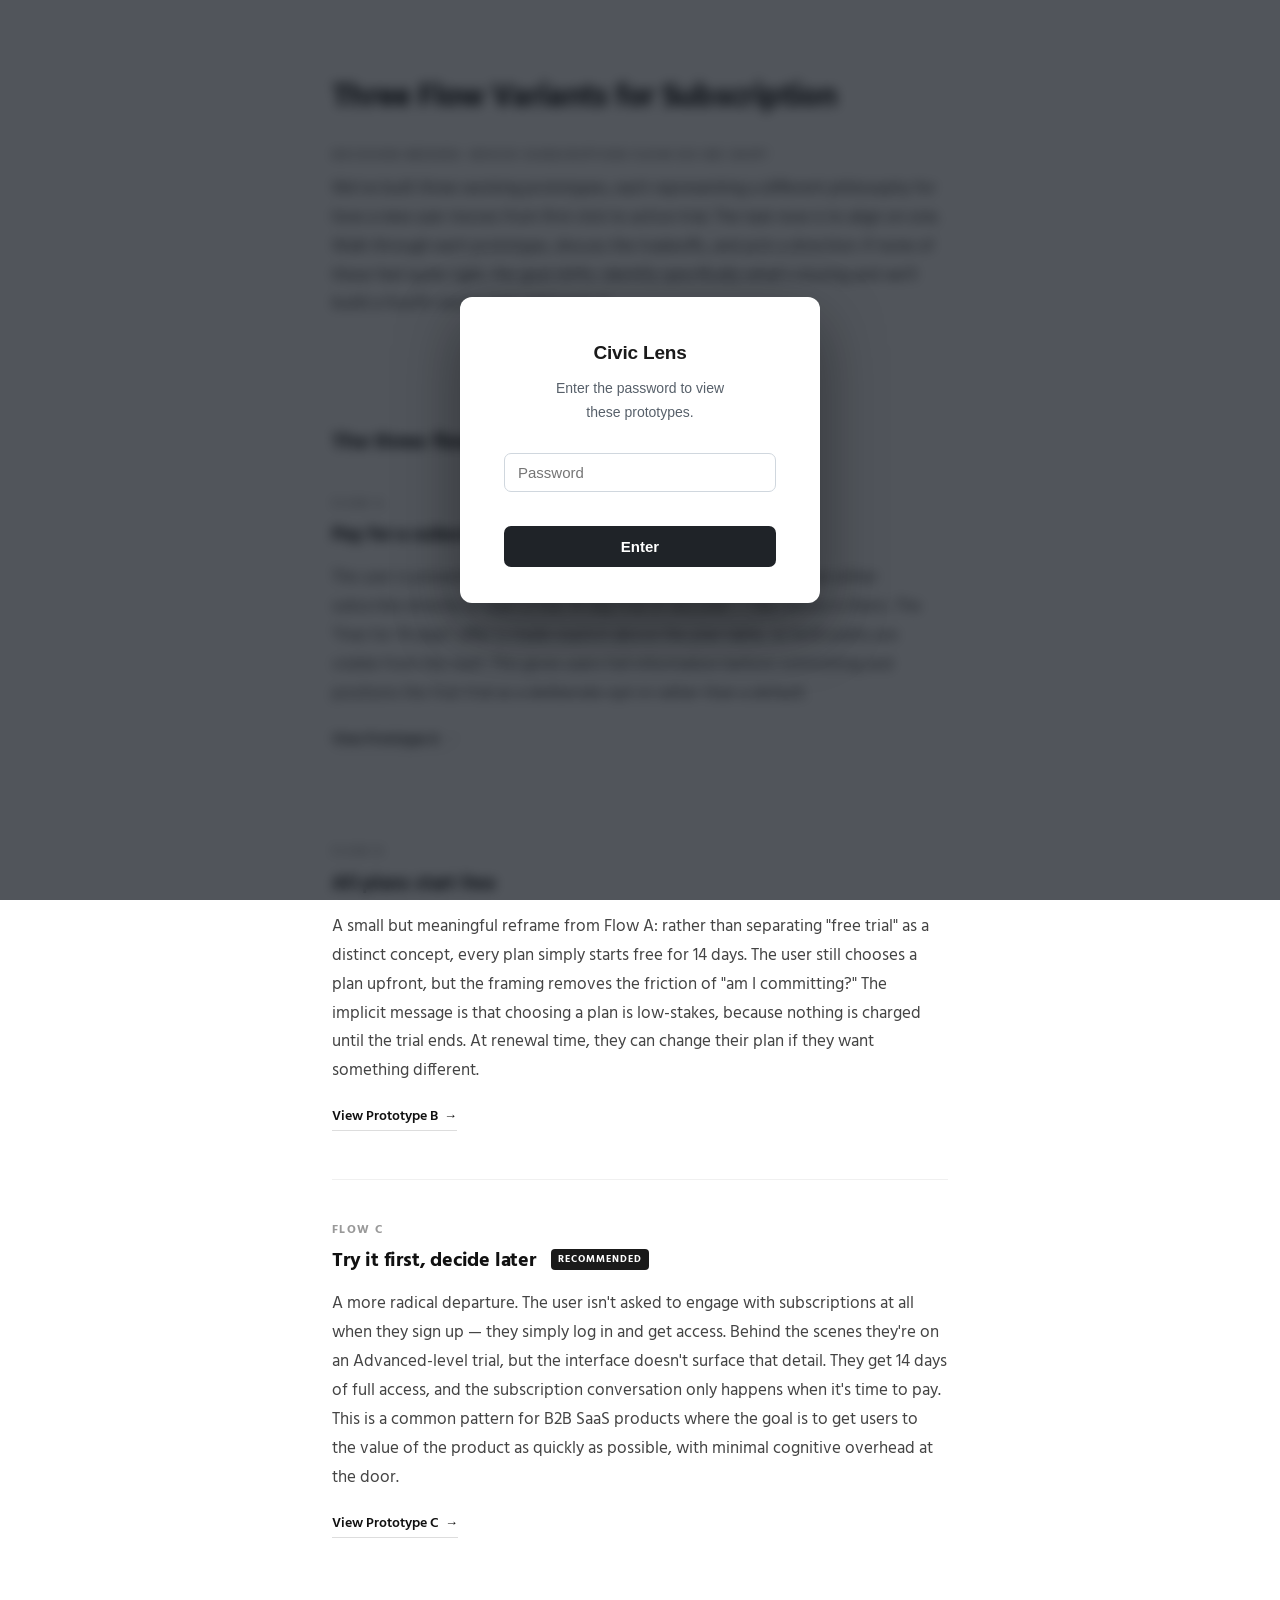
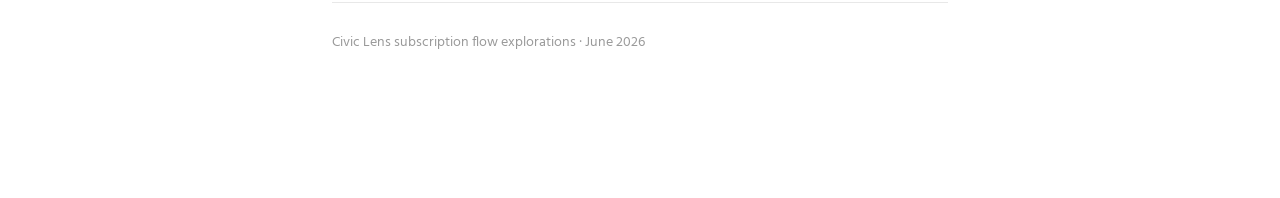
<file: index.html>
<!DOCTYPE html>
<html lang="en">
<head>
<meta charset="UTF-8" />
<meta name="viewport" content="width=device-width, initial-scale=1.0" />
<title>Three Flow Variants for Subscription — Civic Lens</title>
<link rel="preconnect" href="https://fonts.googleapis.com" />
<link rel="preconnect" href="https://fonts.gstatic.com" crossorigin />
<link href="https://fonts.googleapis.com/css2?family=Hind:wght@400;500;600;700&display=swap" rel="stylesheet" />
<style>
  *, *::before, *::after { box-sizing: border-box; }

  html, body {
    margin: 0; padding: 0;
    background: #fff;
    color: #1a1a1a;
    font-family: 'Hind', -apple-system, BlinkMacSystemFont, 'Segoe UI', sans-serif;
    font-size: 17px;
    line-height: 1.7;
    -webkit-font-smoothing: antialiased;
  }

  .page {
    max-width: 680px;
    margin: 0 auto;
    padding: 80px 32px 120px;
  }

  /* Header */
  h1 {
    font-size: 32px;
    font-weight: 700;
    letter-spacing: -0.02em;
    line-height: 1.15;
    color: #111;
    margin: 0 0 28px;
  }

  /* Decision subheader */
  .decision {
    font-size: 13px;
    font-weight: 700;
    letter-spacing: 0.1em;
    text-transform: uppercase;
    color: #888;
    margin: 0 0 8px;
  }

  /* Body text */
  p {
    margin: 0 0 24px;
    color: #333;
    text-wrap: pretty;
  }

  /* Section header */
  h2 {
    font-size: 22px;
    font-weight: 700;
    letter-spacing: -0.01em;
    color: #111;
    margin: 56px 0 32px;
    padding-top: 48px;
    border-top: 1px solid #e8e8e8;
  }

  /* Flow entries */
  .flow { margin-bottom: 48px; }

  .flow-label {
    font-size: 12px;
    font-weight: 700;
    letter-spacing: 0.12em;
    text-transform: uppercase;
    color: #999;
    margin: 0 0 4px;
  }

  .flow h3 {
    font-size: 20px;
    font-weight: 700;
    letter-spacing: -0.01em;
    color: #111;
    margin: 0 0 12px;
  }

  .flow p {
    margin: 0 0 16px;
    color: #444;
  }

  .flow-link {
    display: inline-flex;
    align-items: center;
    gap: 6px;
    font-size: 14px;
    font-weight: 600;
    color: #111;
    text-decoration: none;
    border-bottom: 1.5px solid #ddd;
    padding-bottom: 1px;
    transition: border-color 0.15s;
    white-space: nowrap;
  }
  .flow-link:hover { border-color: #111; }
  .flow-link::after { content: '→'; font-size: 13px; }

  .flow h3 .rec-badge {
    display: inline-block;
    vertical-align: middle;
    margin-left: 10px;
    font-size: 10px;
    font-weight: 700;
    letter-spacing: 0.1em;
    text-transform: uppercase;
    color: #fff;
    background: #1a1a1a;
    border-radius: 4px;
    padding: 2px 7px;
    position: relative;
    top: -2px;
  }
  .flow + .flow { border-top: 1px solid #f0f0f0; padding-top: 40px; }

  /* Footer note */
  .footnote {
    margin-top: 64px;
    padding-top: 28px;
    border-top: 1px solid #e8e8e8;
    font-size: 14px;
    color: #999;
  }
</style>
</head>
<body>
<script src="auth.js"></script>
<div class="page">

  <h1>Three Flow Variants for Subscription</h1>

  <p class="decision">Decision needed: which subscription flow do we ship?</p>

  <p>We've built three working prototypes, each representing a different philosophy for how a new user moves from first click to active trial. The task now is to align on one. Walk through each prototype, discuss the tradeoffs, and pick a direction. If none of these feel quite right, the goal shifts: identify specifically what's missing and we'll build a fourth variant that addresses it.</p>

  <h2>The three flow variants</h2>

  <div class="flow">
    <div class="flow-label">Flow A</div>
    <h3>Pay for a subscription or get the free plan</h3>
    <p>The user is presented with all subscription options up front. They can either subscribe directly or start a free 14-day trial of any plan — the choice is theirs. The "free for 14 days" offer is made explicit above the plan table, so both paths are visible from the start. This gives users full information before committing and positions the free trial as a deliberate opt-in rather than a default.</p>
    <a class="flow-link" href="Prototype A.html">View Prototype A</a>
  </div>

  <div class="flow">
    <div class="flow-label">Flow B</div>
    <h3>All plans start free</h3>
    <p>A small but meaningful reframe from Flow A: rather than separating "free trial" as a distinct concept, every plan simply starts free for 14 days. The user still chooses a plan upfront, but the framing removes the friction of "am I committing?" The implicit message is that choosing a plan is low-stakes, because nothing is charged until the trial ends. At renewal time, they can change their plan if they want something different.</p>
    <a class="flow-link" href="Prototype B.html">View Prototype B</a>
  </div>

  <div class="flow">
    <div class="flow-label">Flow C</div>
    <h3 data-comment-anchor="39a32140d7-h3">Try it first, decide later <span class="rec-badge">Recommended</span></h3>
    <p>A more radical departure. The user isn't asked to engage with subscriptions at all when they sign up — they simply log in and get access. Behind the scenes they're on an Advanced-level trial, but the interface doesn't surface that detail. They get 14 days of full access, and the subscription conversation only happens when it's time to pay. This is a common pattern for B2B SaaS products where the goal is to get users to the value of the product as quickly as possible, with minimal cognitive overhead at the door.</p>
    <a class="flow-link" href="Prototype C.html">View Prototype C</a>
  </div>

  <p class="footnote">Civic Lens subscription flow explorations · June 2026</p>

</div>
</body>
</html>
</file>
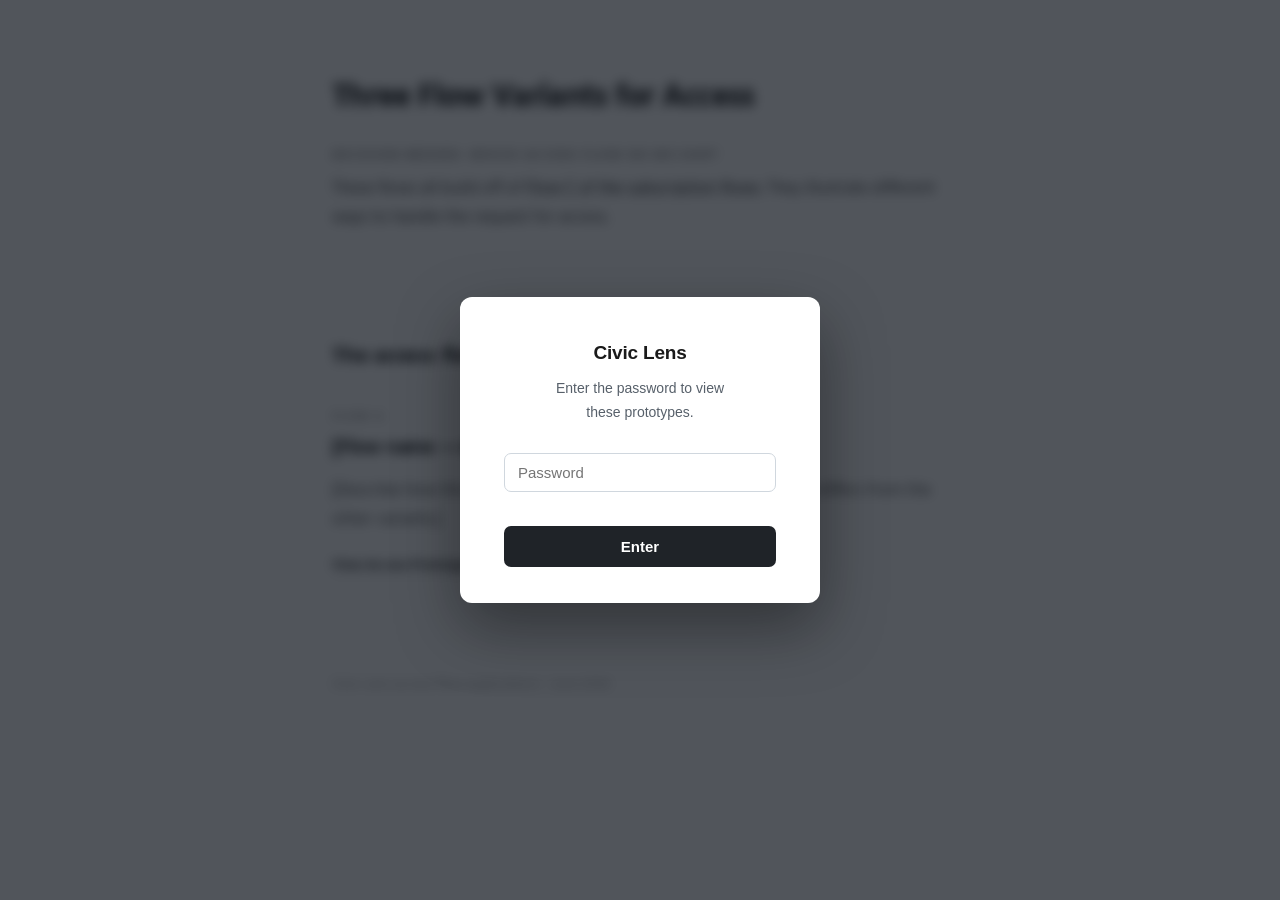
<file: Access Intro.html>
<!DOCTYPE html>
<html lang="en">
<head>
<meta charset="UTF-8" />
<meta name="viewport" content="width=device-width, initial-scale=1.0" />
<title>Three Flow Variants for Access — Civic Lens</title>
<link rel="preconnect" href="https://fonts.googleapis.com" />
<link rel="preconnect" href="https://fonts.gstatic.com" crossorigin />
<link href="https://fonts.googleapis.com/css2?family=Hind:wght@400;500;600;700&display=swap" rel="stylesheet" />
<style>
  *, *::before, *::after { box-sizing: border-box; }

  html, body {
    margin: 0; padding: 0;
    background: #fff;
    color: #1a1a1a;
    font-family: 'Hind', -apple-system, BlinkMacSystemFont, 'Segoe UI', sans-serif;
    font-size: 17px;
    line-height: 1.7;
    -webkit-font-smoothing: antialiased;
  }

  .page {
    max-width: 680px;
    margin: 0 auto;
    padding: 80px 32px 120px;
  }

  /* Header */
  h1 {
    font-size: 32px;
    font-weight: 700;
    letter-spacing: -0.02em;
    line-height: 1.15;
    color: #111;
    margin: 0 0 28px;
  }

  /* Decision subheader */
  .decision {
    font-size: 13px;
    font-weight: 700;
    letter-spacing: 0.1em;
    text-transform: uppercase;
    color: #888;
    margin: 0 0 8px;
  }

  /* Body text */
  p {
    margin: 0 0 24px;
    color: #333;
    text-wrap: pretty;
  }

  /* Section header */
  h2 {
    font-size: 22px;
    font-weight: 700;
    letter-spacing: -0.01em;
    color: #111;
    margin: 56px 0 32px;
    padding-top: 48px;
    border-top: 1px solid #e8e8e8;
  }

  /* Flow entries */
  .flow { margin-bottom: 48px; }

  .flow-label {
    font-size: 12px;
    font-weight: 700;
    letter-spacing: 0.12em;
    text-transform: uppercase;
    color: #999;
    margin: 0 0 4px;
  }

  .flow h3 {
    font-size: 20px;
    font-weight: 700;
    letter-spacing: -0.01em;
    color: #111;
    margin: 0 0 12px;
  }

  .flow p {
    margin: 0 0 16px;
    color: #444;
  }

  .flow-link {
    display: inline-flex;
    align-items: center;
    gap: 6px;
    font-size: 14px;
    font-weight: 600;
    color: #111;
    text-decoration: none;
    border-bottom: 1.5px solid #ddd;
    padding-bottom: 1px;
    transition: border-color 0.15s;
    white-space: nowrap;
  }
  .flow-link:hover { border-color: #111; }
  .flow-link::after { content: '→'; font-size: 13px; }

  .flow h3 .rec-badge {
    display: inline-block;
    vertical-align: middle;
    margin-left: 10px;
    font-size: 10px;
    font-weight: 700;
    letter-spacing: 0.1em;
    text-transform: uppercase;
    color: #fff;
    background: #1a1a1a;
    border-radius: 4px;
    padding: 2px 7px;
    position: relative;
    top: -2px;
  }
  .flow + .flow { border-top: 1px solid #f0f0f0; padding-top: 40px; }

  /* Inline text link */
  .text-link {
    color: #111;
    text-decoration: underline;
    text-decoration-color: #ccc;
    text-underline-offset: 2px;
  }
  .text-link:hover { text-decoration-color: #111; }

  /* Footer note */
  .footnote {
    margin-top: 64px;
    padding-top: 28px;
    border-top: 1px solid #e8e8e8;
    font-size: 14px;
    color: #999;
  }
</style>
</head>
<body>
<script src="auth.js"></script>
<div class="page">

  <h1>Three Flow Variants for Access</h1>

  <p class="decision">Decision needed: which access flow do we ship?</p>

  <p>These flows all build off of <a class="text-link" href="subscription_intro.html#flow-c">Flow C of the subscription flows</a>. They illustrate different ways to handle the request for access.</p>

  <h2>The access flow variants</h2>

  <div class="flow">
    <div class="flow-label">Flow A</div>
    <h3>[Flow name — describe the access approach]</h3>
    <p>[Describe how this flow handles the request for access, and how it differs from the other variants.]</p>
    <a class="flow-link" href="Access Prototype A.html">View Access Prototype A</a>
  </div>

  <p class="footnote">Civic Lens access flow explorations · June 2026</p>

</div>
</body>
</html>
</file>
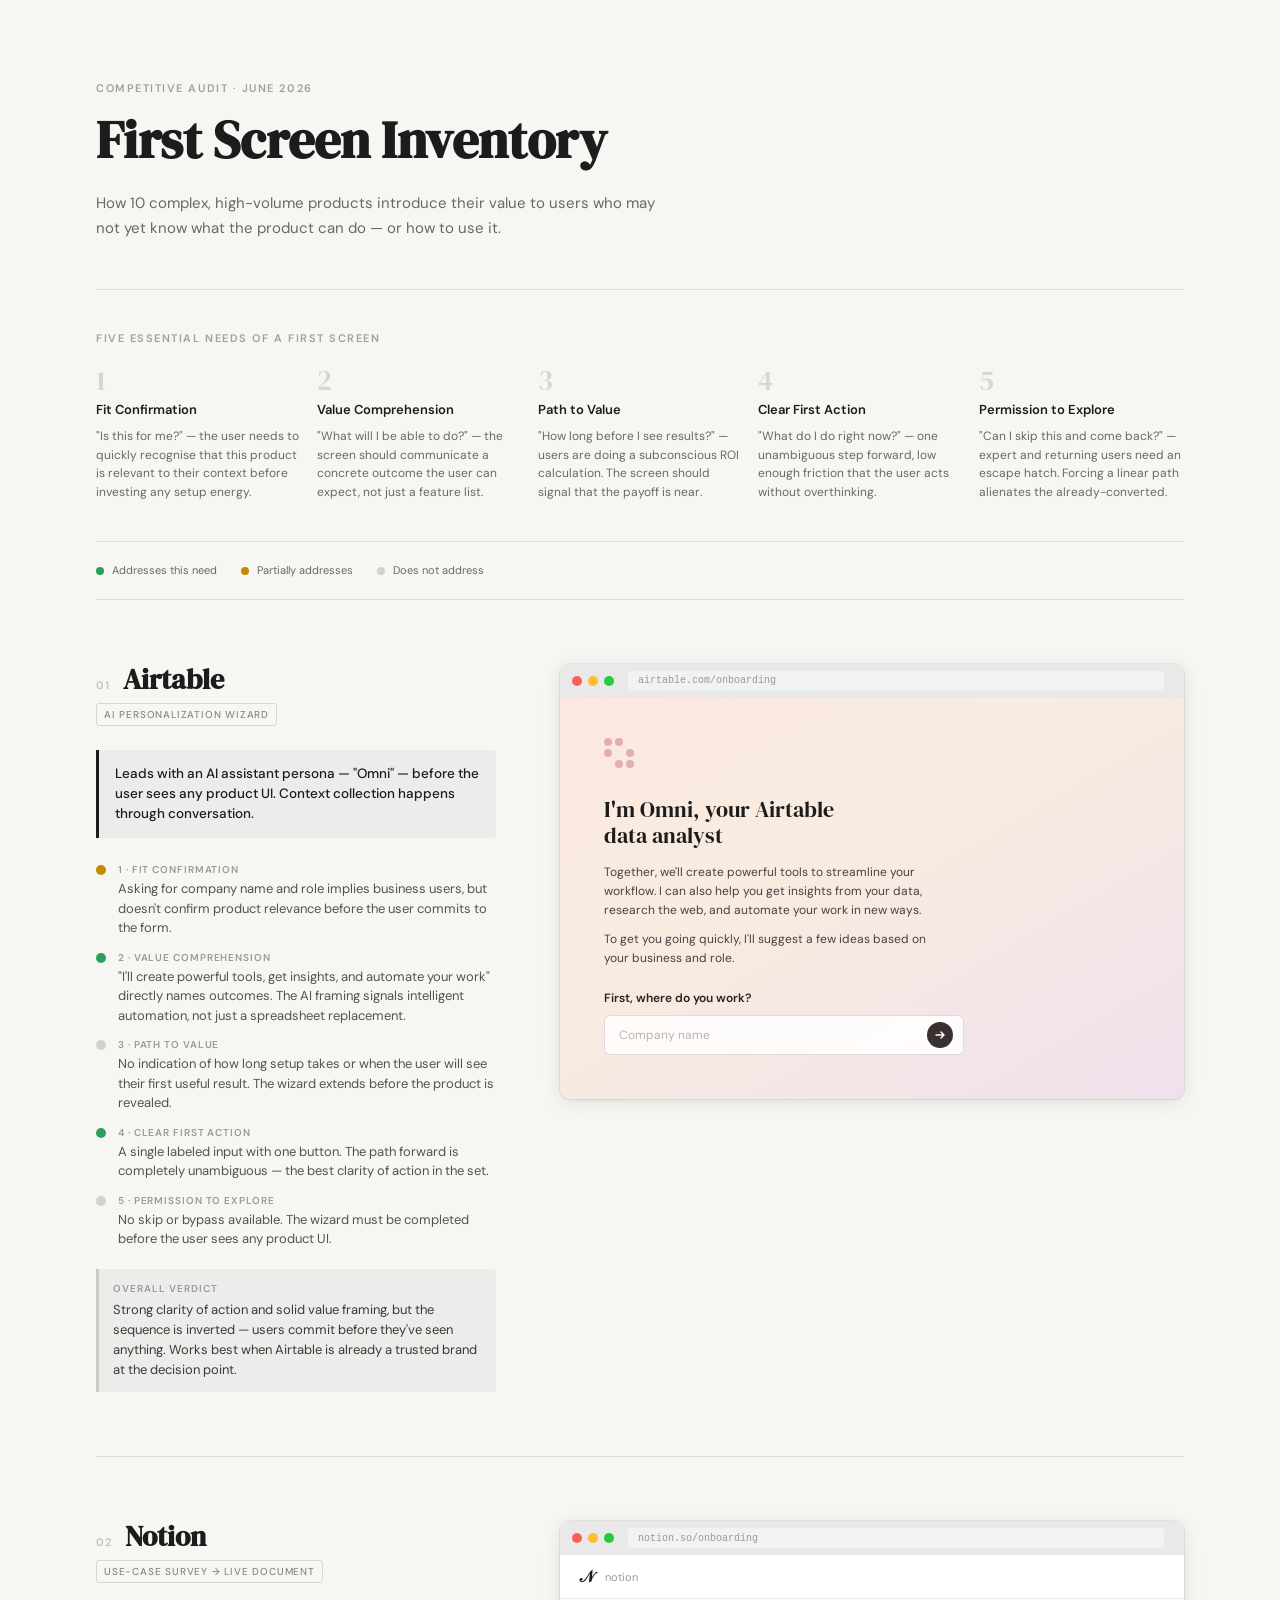
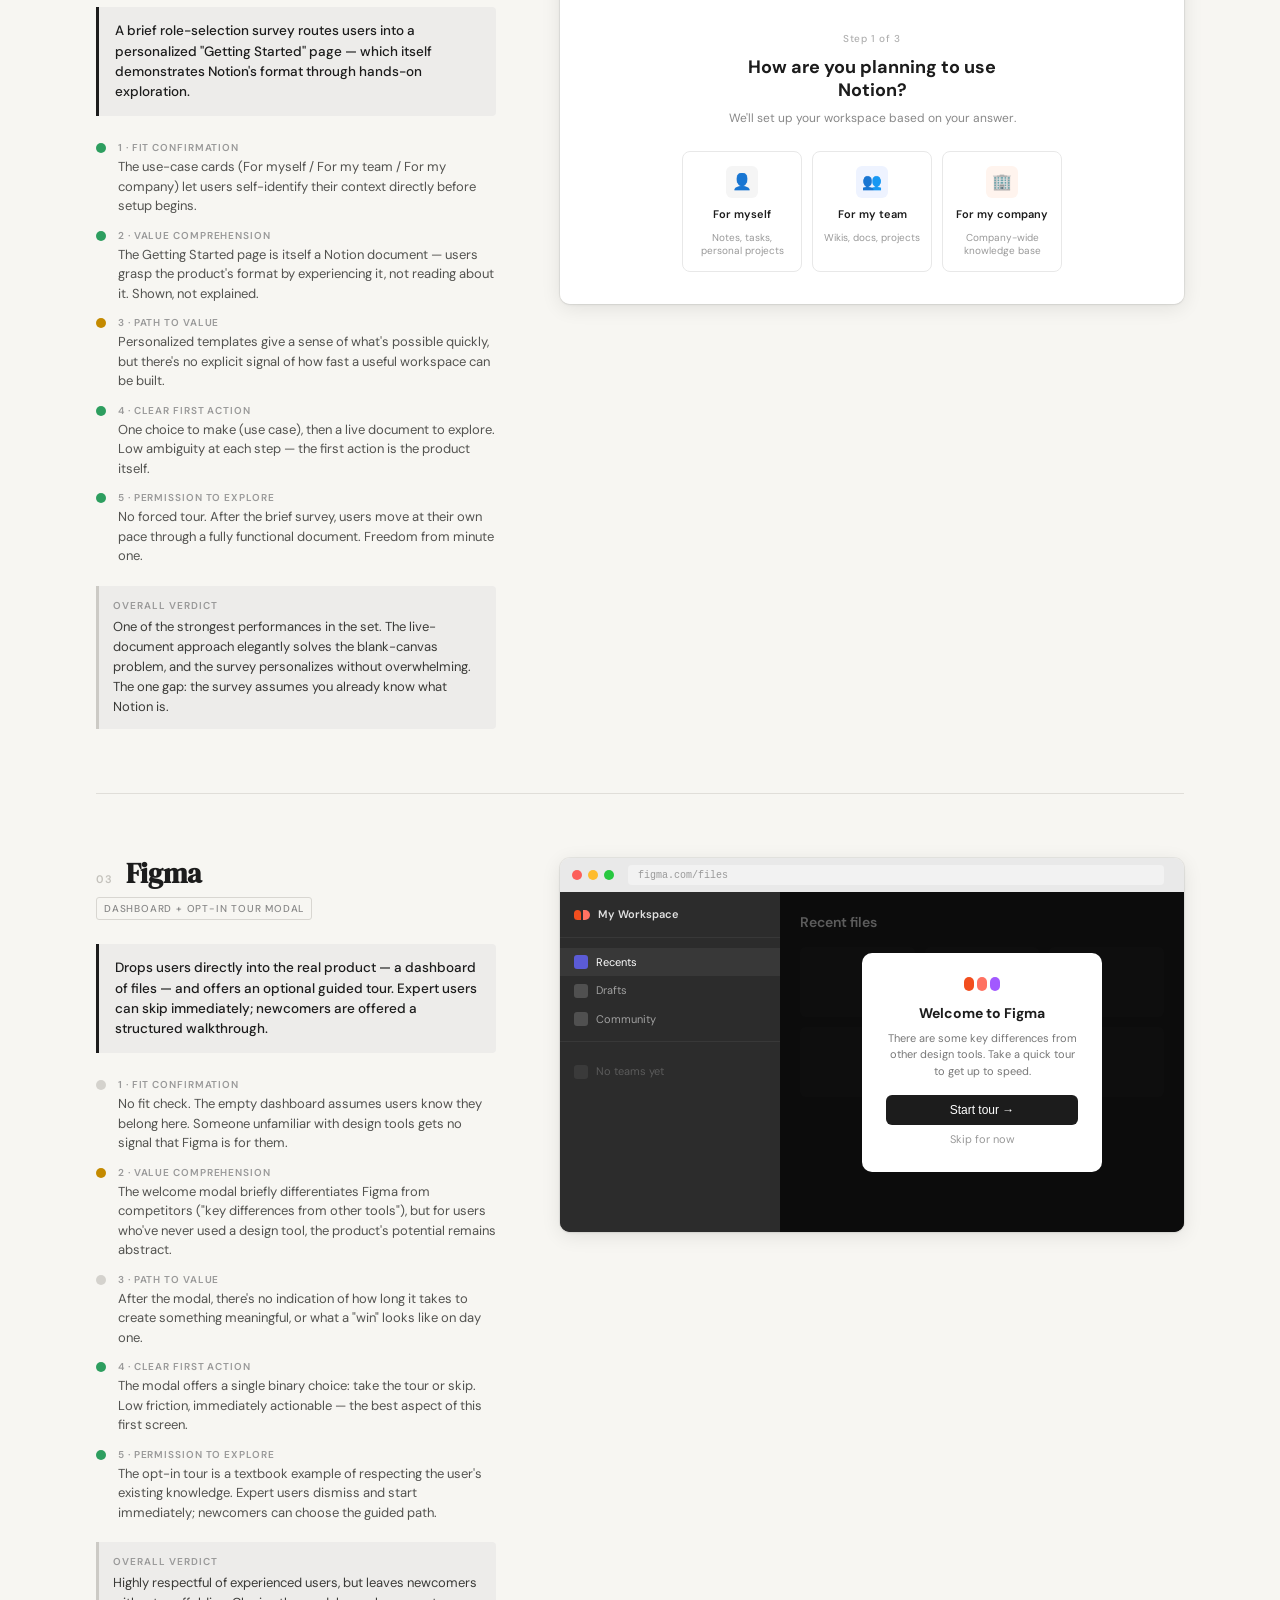
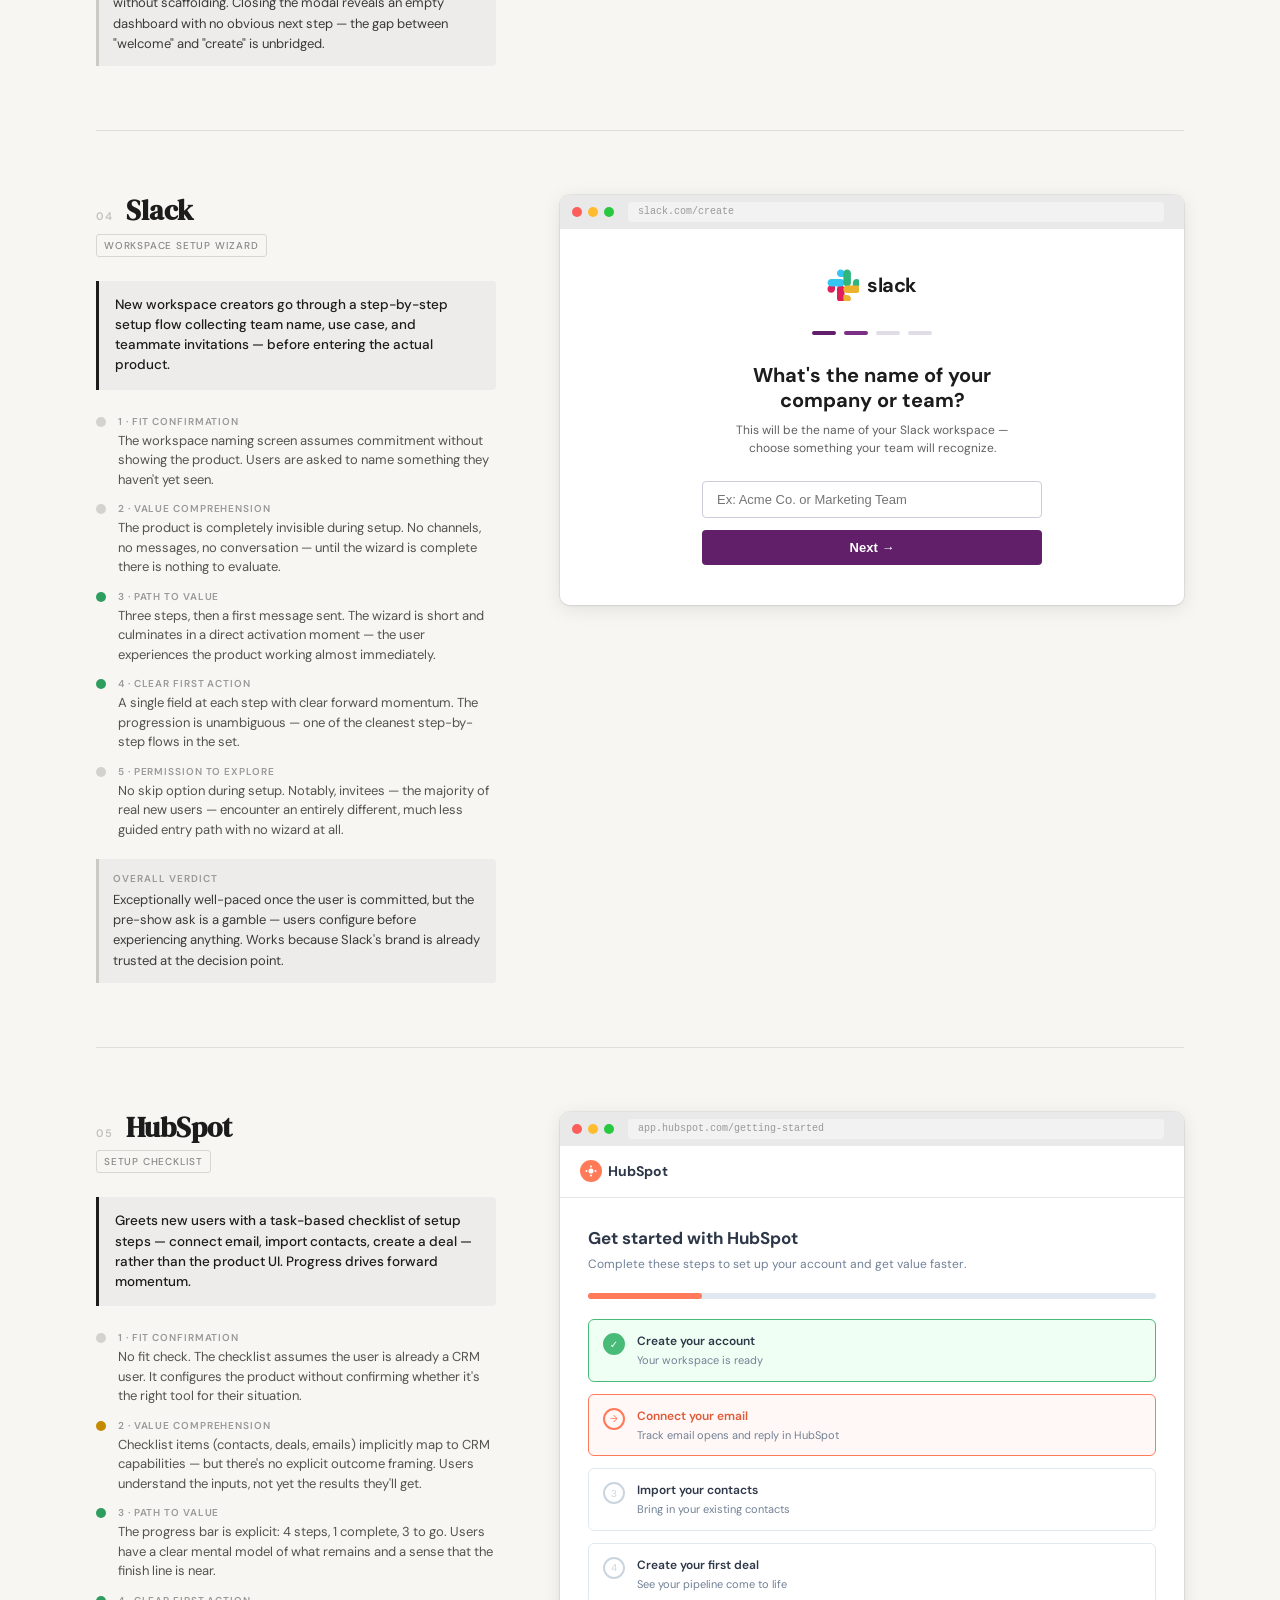
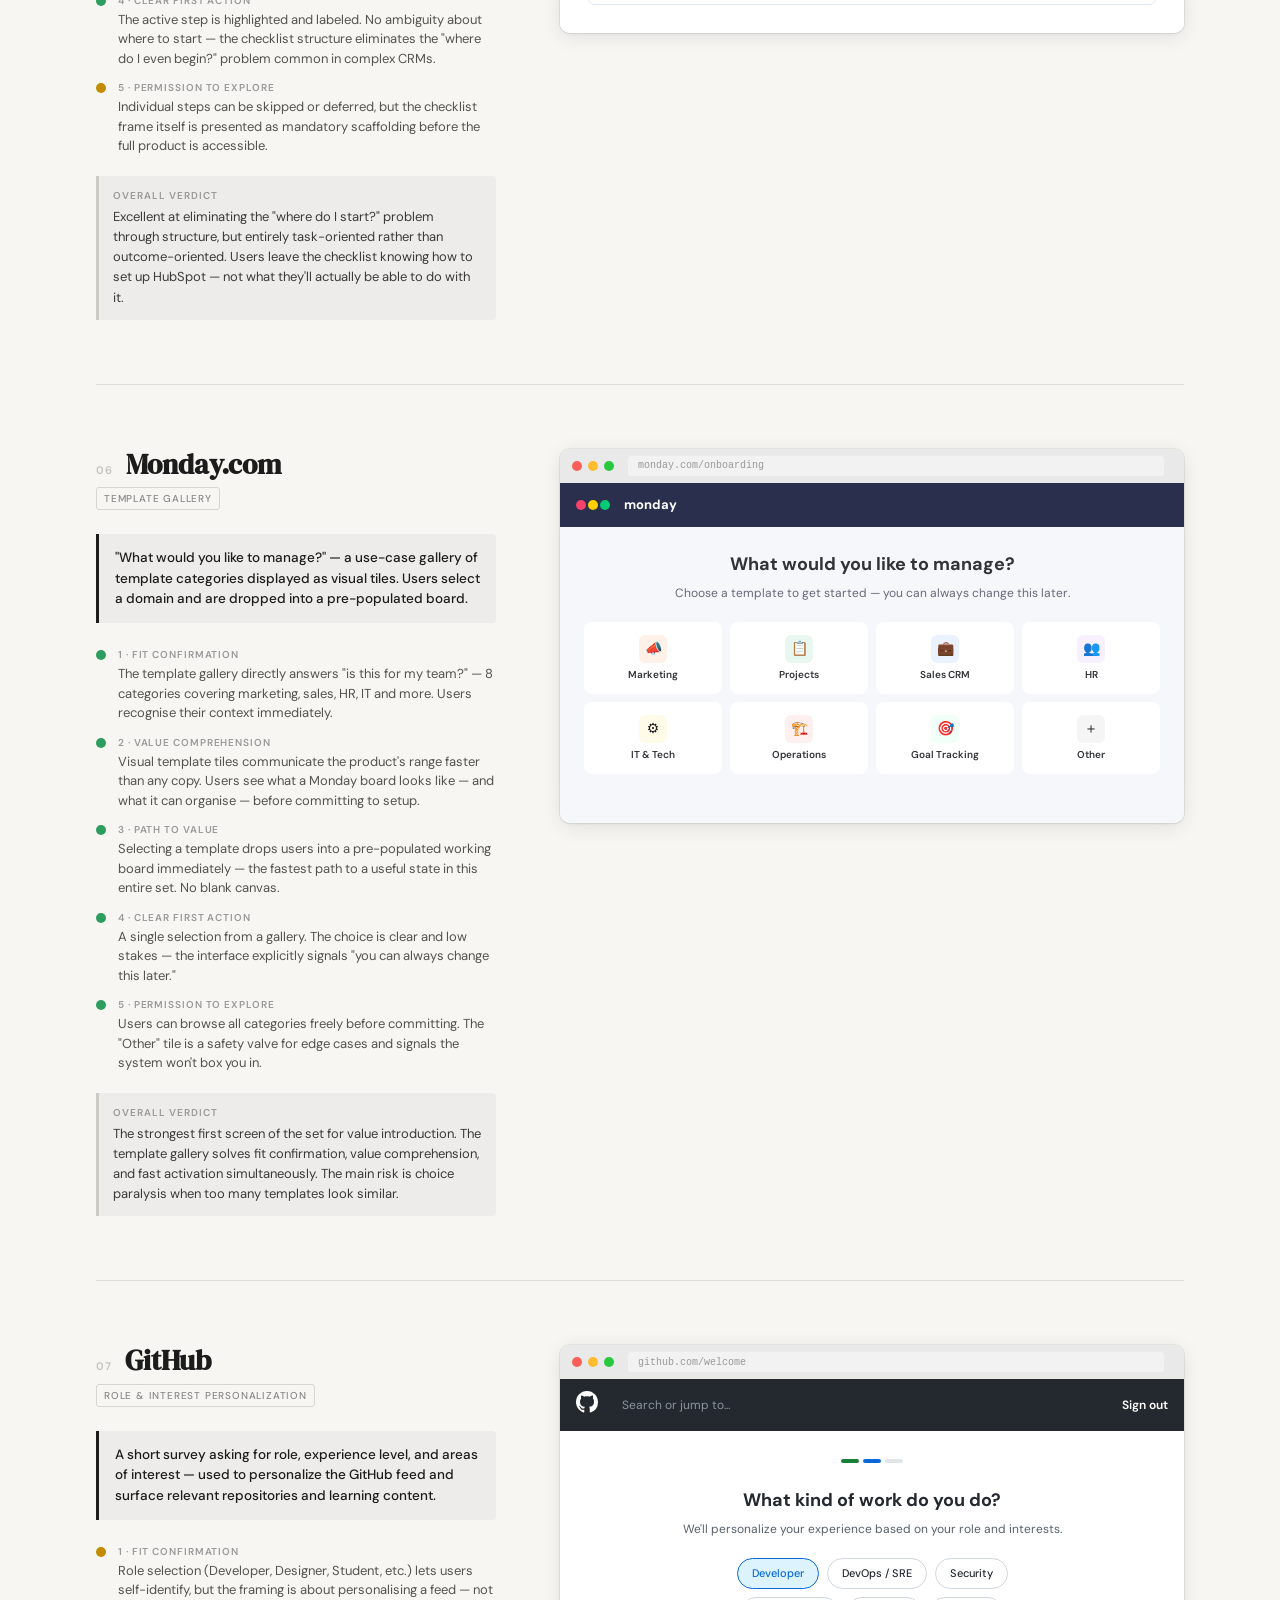
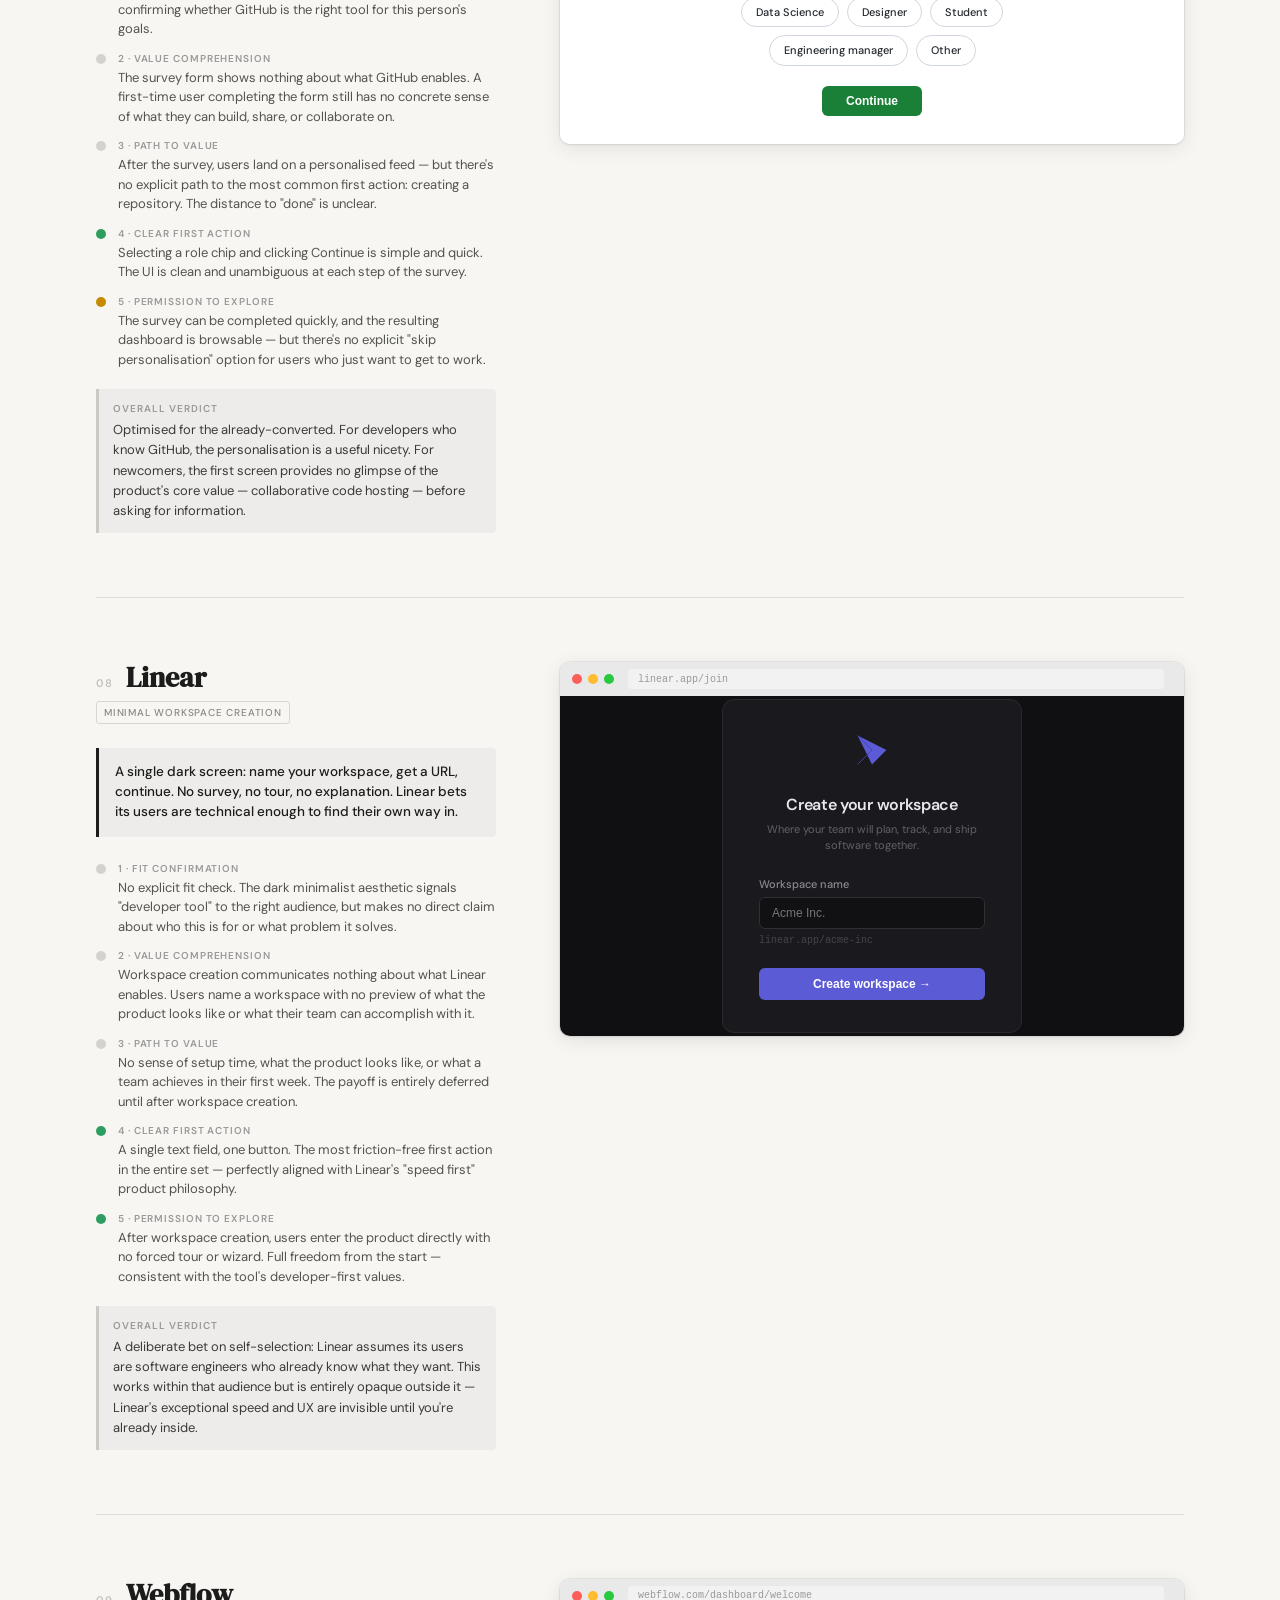
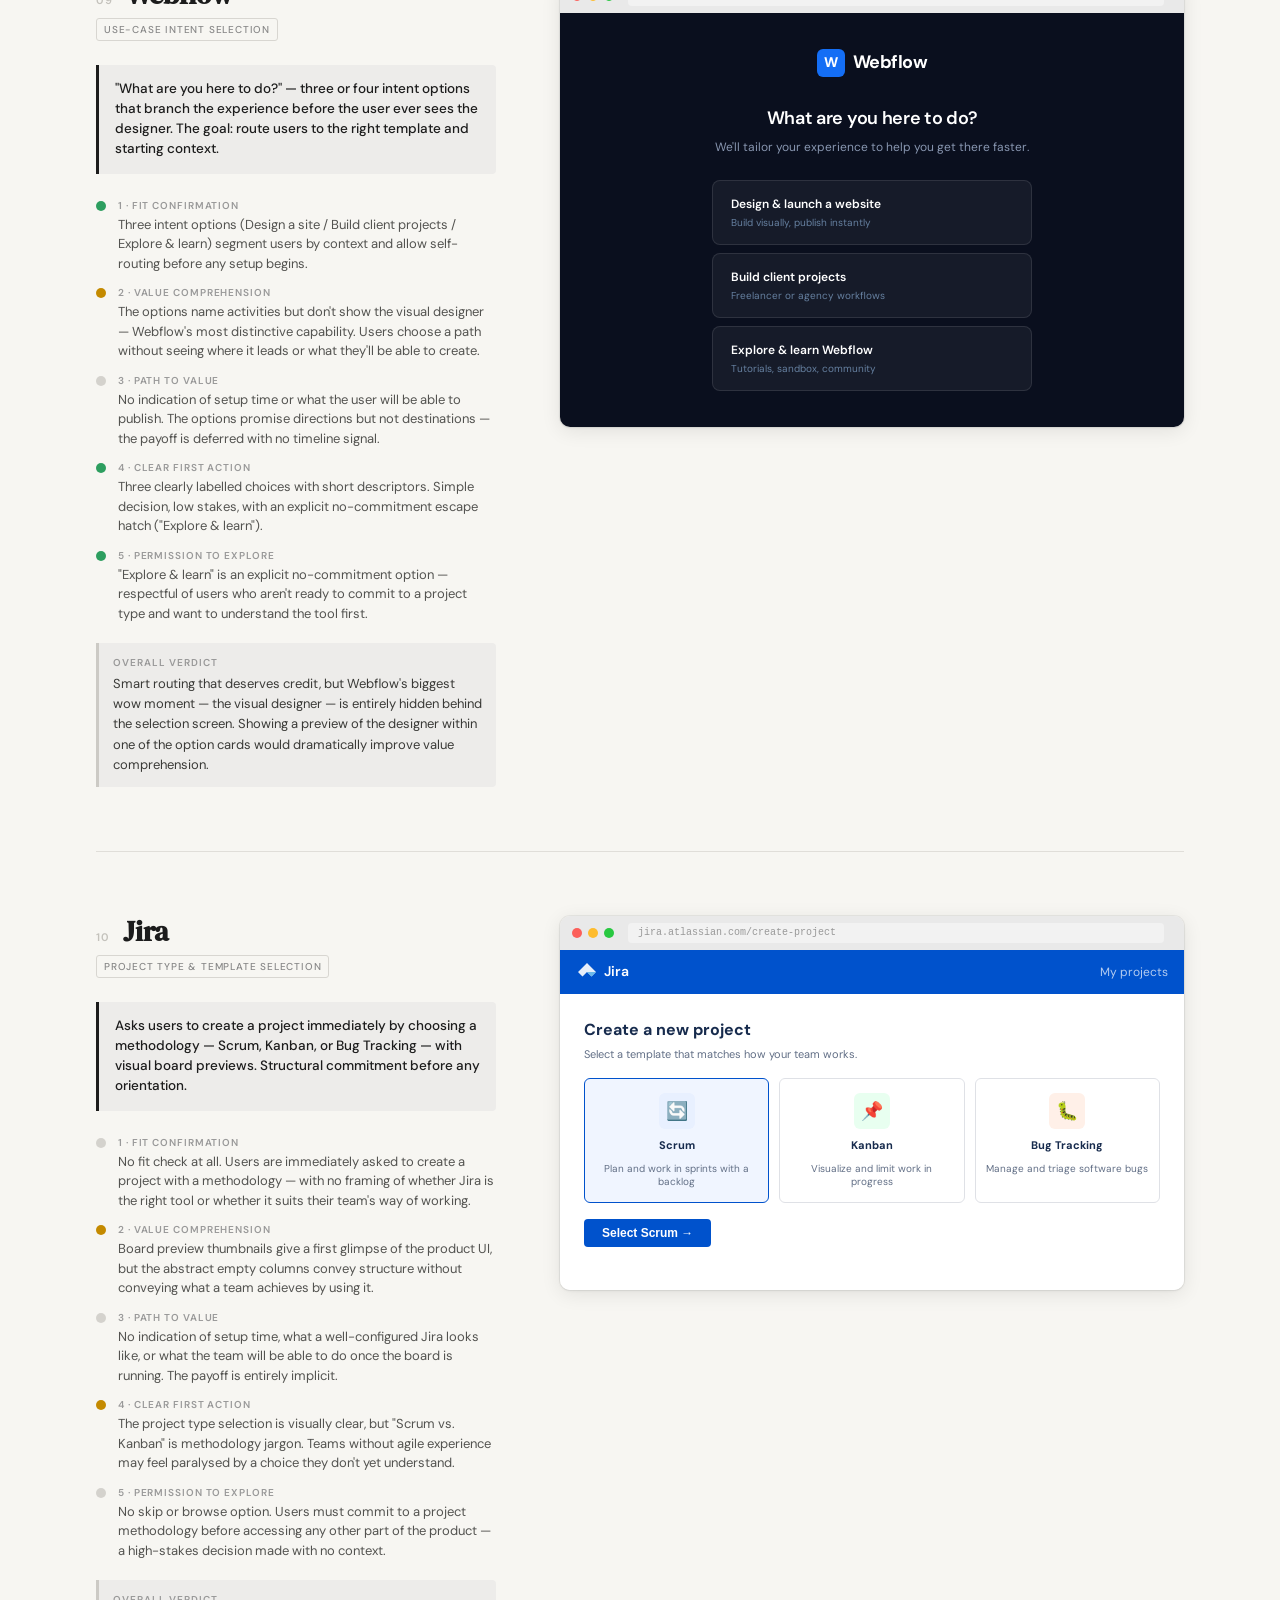
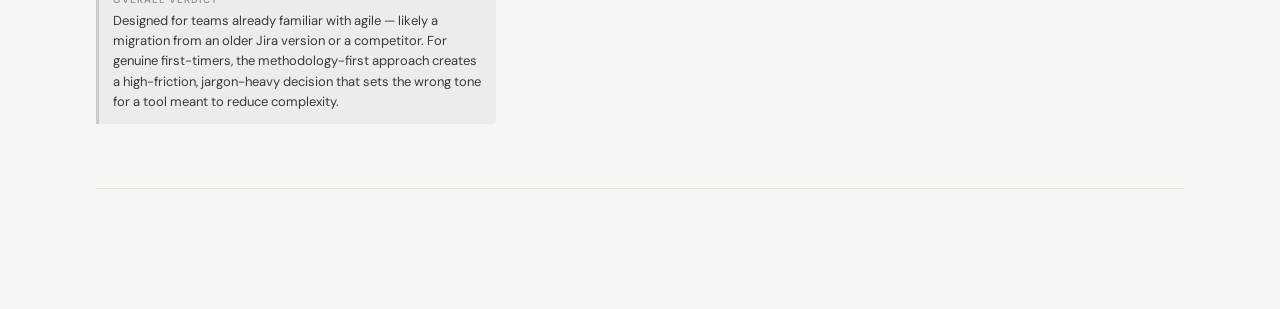
<file: First Screen Inventory.html>
<!DOCTYPE html>
<html lang="en">
<head>
<meta charset="UTF-8">
<meta name="viewport" content="width=device-width, initial-scale=1.0">
<title>First Screen Inventory</title>
<link href="https://fonts.googleapis.com/css2?family=DM+Sans:opsz,wght@9..40,300;9..40,400;9..40,500;9..40,600&family=DM+Serif+Display&display=swap" rel="stylesheet">
<style>
*, *::before, *::after { box-sizing: border-box; margin: 0; padding: 0; }

body {
  font-family: 'DM Sans', system-ui, sans-serif;
  background: #F7F6F2;
  color: #1C1C1C;
  line-height: 1.5;
}

.page {
  max-width: 1200px;
  margin: 0 auto;
  padding: 80px 56px 120px;
}

/* — Page Header — */
.page-header {
  border-bottom: 1px solid #E0DED9;
  padding-bottom: 48px;
  margin-bottom: 0;
}
.page-eyebrow {
  font-size: 11px;
  font-weight: 600;
  letter-spacing: 0.14em;
  text-transform: uppercase;
  color: #A0A09A;
  margin-bottom: 16px;
}
.page-title {
  font-family: 'DM Serif Display', serif;
  font-size: 52px;
  line-height: 1.05;
  margin-bottom: 24px;
  color: #1C1C1C;
}
.page-subtitle {
  font-size: 15px;
  color: #686865;
  max-width: 560px;
  line-height: 1.65;
}

/* — Essential Needs — */
.needs-section {
  padding: 40px 0;
  border-bottom: 1px solid #E0DED9;
}
.needs-label {
  font-size: 11px;
  font-weight: 600;
  letter-spacing: 0.14em;
  text-transform: uppercase;
  color: #A0A09A;
  margin-bottom: 20px;
}
.needs-grid {
  display: grid;
  grid-template-columns: repeat(5, 1fr);
  gap: 16px;
}
.need-item {
  display: flex;
  flex-direction: column;
  gap: 8px;
}
.need-num {
  font-family: 'DM Serif Display', serif;
  font-size: 28px;
  color: #D8D6D1;
  line-height: 1;
}
.need-title {
  font-size: 13px;
  font-weight: 600;
  color: #1C1C1C;
  line-height: 1.3;
}
.need-desc {
  font-size: 12px;
  color: #686865;
  line-height: 1.55;
}

/* — Legend — */
.legend {
  display: flex;
  gap: 24px;
  flex-wrap: wrap;
  padding: 20px 0;
  border-bottom: 1px solid #E0DED9;
  margin-bottom: 0;
}
.legend-item {
  display: flex;
  align-items: center;
  gap: 8px;
  font-size: 11px;
  color: #686865;
}
.legend-dot {
  width: 8px;
  height: 8px;
  border-radius: 50%;
  flex-shrink: 0;
}

/* — Entry — */
.entry {
  display: grid;
  grid-template-columns: 400px 1fr;
  gap: 64px;
  padding: 64px 0;
  border-bottom: 1px solid #E0DED9;
  align-items: start;
}

.entry-meta {}

.entry-header {
  display: flex;
  align-items: baseline;
  gap: 12px;
  margin-bottom: 6px;
}
.entry-num {
  font-size: 11px;
  font-weight: 600;
  letter-spacing: 0.12em;
  text-transform: uppercase;
  color: #C4C2BC;
}
.entry-name {
  font-family: 'DM Serif Display', serif;
  font-size: 28px;
  line-height: 1.1;
}
.entry-tag {
  display: inline-block;
  font-size: 10px;
  font-weight: 500;
  letter-spacing: 0.08em;
  text-transform: uppercase;
  color: #888;
  border: 1px solid #D8D6D1;
  border-radius: 3px;
  padding: 3px 7px;
  margin-bottom: 24px;
}
.entry-approach {
  font-size: 13.5px;
  font-weight: 500;
  color: #1C1C1C;
  line-height: 1.5;
  padding: 14px 16px;
  background: #EDECEA;
  border-left: 3px solid #1C1C1C;
  border-radius: 0 4px 4px 0;
  margin-bottom: 24px;
}

/* — Needs Evaluation (per entry) — */
.needs-eval {
  display: flex;
  flex-direction: column;
  gap: 12px;
  margin-bottom: 20px;
}
.need-row {
  display: grid;
  grid-template-columns: 12px 1fr;
  gap: 10px;
  align-items: start;
}
.need-status {
  width: 10px;
  height: 10px;
  border-radius: 50%;
  margin-top: 3px;
  flex-shrink: 0;
}
.need-status.yes  { background: #2D9E5F; }
.need-status.part { background: #C48A00; }
.need-status.no   { background: #D4D2CD; }
.need-row-label {
  font-size: 10px;
  font-weight: 600;
  letter-spacing: 0.09em;
  text-transform: uppercase;
  color: #999;
  margin-bottom: 2px;
}
.need-row-text {
  font-size: 13px;
  color: #535350;
  line-height: 1.5;
}
.verdict {
  border-left: 3px solid #CCCAC5;
  padding: 12px 14px;
  border-radius: 0 4px 4px 0;
  background: #EDECEA;
}
.verdict-label {
  font-size: 10px;
  font-weight: 600;
  letter-spacing: 0.1em;
  text-transform: uppercase;
  color: #999;
  margin-bottom: 4px;
}
.verdict-text {
  font-size: 13px;
  color: #3A3A37;
  line-height: 1.55;
}

/* — Browser Frame — */
.browser-frame {
  border-radius: 10px;
  overflow: hidden;
  box-shadow: 0 1px 3px rgba(0,0,0,0.06), 0 4px 20px rgba(0,0,0,0.09), 0 0 0 1px rgba(0,0,0,0.05);
}
.browser-bar {
  background: #E9E9E9;
  height: 34px;
  display: flex;
  align-items: center;
  padding: 0 12px;
  gap: 6px;
  flex-shrink: 0;
}
.b-dot { width: 10px; height: 10px; border-radius: 50%; }
.b-dot.r { background: #FC5F5A; }
.b-dot.y { background: #FEBC2E; }
.b-dot.g { background: #28C840; }
.b-url {
  flex: 1;
  margin: 0 8px;
  background: #F2F2F2;
  border-radius: 4px;
  height: 20px;
  display: flex;
  align-items: center;
  padding: 0 10px;
  font-size: 10px;
  font-family: monospace;
  color: #999;
}
.browser-content {
  position: relative;
}

/* =========================================
   1. AIRTABLE
   ========================================= */
.mock-airtable {
  background: linear-gradient(150deg, #fce8df 0%, #f8ece0 40%, #f0e0ec 100%);
  padding: 40px 44px 44px;
  min-height: 340px;
  display: flex;
  flex-direction: column;
  justify-content: center;
}
.at-logo {
  width: 34px;
  height: 34px;
  margin-bottom: 24px;
  display: grid;
  grid-template-columns: repeat(3, 8px);
  grid-template-rows: repeat(3, 8px);
  gap: 3px;
}
.at-dot {
  width: 8px;
  height: 8px;
  border-radius: 50%;
  background: rgba(180,60,90,0.35);
}
.at-dot.empty { background: transparent; }
.at-h1 {
  font-family: 'DM Serif Display', serif;
  font-size: 22px;
  line-height: 1.2;
  color: #1C1C1C;
  margin-bottom: 14px;
}
.at-body {
  font-size: 12px;
  color: #4A4040;
  line-height: 1.6;
  margin-bottom: 10px;
  max-width: 340px;
}
.at-label {
  font-size: 12px;
  font-weight: 600;
  color: #2A2020;
  margin-bottom: 8px;
  margin-top: 10px;
}
.at-input {
  display: flex;
  align-items: center;
  background: rgba(255,255,255,0.85);
  border: 1px solid rgba(180,130,130,0.3);
  border-radius: 6px;
  padding: 0 10px 0 14px;
  height: 40px;
  max-width: 360px;
}
.at-input-text { flex: 1; font-size: 12px; color: #C0B0B0; }
.at-input-btn {
  width: 26px; height: 26px; border-radius: 50%;
  background: #3a3030;
  display: flex; align-items: center; justify-content: center;
}
.at-input-btn svg { width: 12px; height: 12px; }

/* =========================================
   2. NOTION
   ========================================= */
.mock-notion {
  background: #FFFFFF;
  min-height: 340px;
  display: flex;
  flex-direction: column;
}
.notion-nav {
  height: 44px;
  border-bottom: 1px solid #EBEBEB;
  display: flex;
  align-items: center;
  padding: 0 20px;
  gap: 8px;
}
.notion-logo {
  font-size: 16px;
  font-weight: 700;
  color: #1C1C1C;
  font-family: serif;
}
.notion-body {
  flex: 1;
  display: flex;
  flex-direction: column;
  align-items: center;
  justify-content: center;
  padding: 32px 24px;
  text-align: center;
}
.notion-step {
  font-size: 10px;
  color: #B0B0B0;
  font-weight: 500;
  letter-spacing: 0.06em;
  margin-bottom: 10px;
}
.notion-h {
  font-size: 18px;
  font-weight: 700;
  color: #1C1C1C;
  margin-bottom: 8px;
  line-height: 1.25;
  font-family: 'DM Sans', sans-serif;
}
.notion-sub {
  font-size: 12px;
  color: #888;
  margin-bottom: 24px;
}
.notion-cards {
  display: flex;
  gap: 10px;
  width: 100%;
  justify-content: center;
}
.notion-card {
  flex: 1;
  max-width: 120px;
  border: 1.5px solid #E8E8E8;
  border-radius: 8px;
  padding: 14px 10px;
  display: flex;
  flex-direction: column;
  align-items: center;
  gap: 8px;
  cursor: pointer;
  transition: border-color 0.2s;
}
.notion-card:hover { border-color: #1C1C1C; }
.notion-icon {
  width: 32px; height: 32px;
  border-radius: 6px;
  display: flex; align-items: center; justify-content: center;
  font-size: 16px;
}
.notion-card-label {
  font-size: 11px;
  font-weight: 600;
  color: #1C1C1C;
  text-align: center;
}
.notion-card-sub {
  font-size: 10px;
  color: #999;
  text-align: center;
  line-height: 1.3;
}

/* =========================================
   3. FIGMA
   ========================================= */
.mock-figma {
  background: #1E1E1E;
  min-height: 340px;
  display: flex;
}
.figma-sidebar {
  width: 220px;
  background: #2C2C2C;
  flex-shrink: 0;
  display: flex;
  flex-direction: column;
  padding: 14px 0;
}
.figma-sidebar-top {
  display: flex;
  align-items: center;
  gap: 8px;
  padding: 0 14px 14px;
  border-bottom: 1px solid #383838;
}
.figma-logo {
  display: flex;
  gap: 2px;
  flex-shrink: 0;
}
.fg { width: 10px; height: 14px; border-radius: 5px 5px 0 0; }
.fg.r { background: #F24E1E; }
.fg.o { background: #FF7262; }
.fg.p { background: #A259FF; }
.fg.b { background: #1ABCFE; }
.fg.g { background: #0ACF83; }
.figma-workspace-name {
  font-size: 11px;
  font-weight: 600;
  color: #E0E0E0;
}
.figma-nav-item {
  padding: 6px 14px;
  font-size: 11px;
  color: #A0A0A0;
  display: flex;
  align-items: center;
  gap: 8px;
  cursor: pointer;
}
.figma-nav-item.active {
  background: #383838;
  color: #FFFFFF;
}
.figma-nav-dot {
  width: 14px; height: 14px;
  border-radius: 3px;
  background: #505050;
  flex-shrink: 0;
}
.figma-main {
  flex: 1;
  background: #1E1E1E;
  padding: 20px;
  position: relative;
  overflow: hidden;
}
.figma-files-header {
  font-size: 14px;
  font-weight: 600;
  color: #E8E8E8;
  margin-bottom: 14px;
}
.figma-files-grid {
  display: grid;
  grid-template-columns: repeat(3, 1fr);
  gap: 10px;
  opacity: 0.4;
}
.figma-file-card {
  background: #2C2C2C;
  border-radius: 6px;
  height: 70px;
}
.figma-modal-overlay {
  position: absolute;
  inset: 0;
  background: rgba(0,0,0,0.6);
  display: flex;
  align-items: center;
  justify-content: center;
}
.figma-modal {
  background: #FFFFFF;
  border-radius: 10px;
  padding: 24px;
  width: 240px;
  text-align: center;
}
.figma-modal-logo {
  display: flex;
  justify-content: center;
  gap: 3px;
  margin-bottom: 12px;
}
.fml { width: 10px; height: 14px; border-radius: 5px; }
.figma-modal h3 {
  font-size: 14px;
  font-weight: 700;
  color: #1C1C1C;
  margin-bottom: 6px;
}
.figma-modal p {
  font-size: 11px;
  color: #777;
  line-height: 1.5;
  margin-bottom: 16px;
}
.figma-modal-btn {
  width: 100%;
  background: #1C1C1C;
  color: #fff;
  border: none;
  border-radius: 6px;
  padding: 8px;
  font-size: 12px;
  font-weight: 500;
  cursor: pointer;
  display: block;
  margin-bottom: 6px;
}
.figma-modal-skip {
  font-size: 11px;
  color: #999;
  cursor: pointer;
}

/* =========================================
   4. SLACK
   ========================================= */
.mock-slack {
  background: #FFFFFF;
  min-height: 340px;
  display: flex;
  flex-direction: column;
  align-items: center;
  justify-content: center;
  padding: 40px;
  text-align: center;
}
.slack-logo {
  display: flex;
  align-items: center;
  gap: 8px;
  margin-bottom: 30px;
}
.slack-icon {
  width: 32px; height: 32px;
}
.slack-wordmark {
  font-size: 20px;
  font-weight: 700;
  color: #1D1C1D;
  letter-spacing: -0.5px;
}
.slack-steps {
  display: flex;
  gap: 8px;
  margin-bottom: 28px;
}
.slack-step {
  width: 24px; height: 4px;
  border-radius: 2px;
  background: #E0DDE8;
}
.slack-step.done { background: #611F69; }
.slack-step.active { background: #7C3085; }
.slack-h {
  font-size: 20px;
  font-weight: 700;
  color: #1D1C1D;
  margin-bottom: 8px;
  line-height: 1.25;
}
.slack-sub {
  font-size: 12px;
  color: #616061;
  margin-bottom: 24px;
  max-width: 280px;
}
.slack-input {
  width: 100%;
  max-width: 340px;
  border: 1.5px solid #D0CADB;
  border-radius: 4px;
  padding: 10px 14px;
  font-size: 13px;
  color: #1D1C1D;
  margin-bottom: 12px;
}
.slack-btn {
  width: 100%;
  max-width: 340px;
  background: #611F69;
  color: #fff;
  border: none;
  border-radius: 4px;
  padding: 10px;
  font-size: 13px;
  font-weight: 700;
  cursor: pointer;
}

/* =========================================
   5. HUBSPOT
   ========================================= */
.mock-hubspot {
  background: #FFFFFF;
  min-height: 340px;
  display: flex;
  flex-direction: column;
}
.hubspot-nav {
  height: 52px;
  background: #FFFFFF;
  border-bottom: 1px solid #E5E5E5;
  display: flex;
  align-items: center;
  padding: 0 20px;
}
.hubspot-logo {
  display: flex;
  align-items: center;
  gap: 6px;
}
.hubspot-sprocket {
  width: 22px; height: 22px;
  background: #FF7A59;
  border-radius: 50%;
  display: flex; align-items: center; justify-content: center;
}
.hubspot-wordmark {
  font-size: 14px;
  font-weight: 700;
  color: #2D3748;
}
.hubspot-body {
  flex: 1;
  display: flex;
  flex-direction: column;
  padding: 28px 28px;
}
.hubspot-h {
  font-size: 17px;
  font-weight: 700;
  color: #2D3748;
  margin-bottom: 4px;
}
.hubspot-sub {
  font-size: 12px;
  color: #718096;
  margin-bottom: 20px;
}
.hubspot-progress-bar-bg {
  height: 6px;
  background: #E2E8F0;
  border-radius: 3px;
  margin-bottom: 20px;
}
.hubspot-progress-bar {
  height: 100%;
  width: 20%;
  background: #FF7A59;
  border-radius: 3px;
}
.hubspot-steps {
  display: flex;
  flex-direction: column;
  gap: 12px;
}
.hs-step {
  display: flex;
  align-items: flex-start;
  gap: 12px;
  padding: 12px 14px;
  border-radius: 6px;
  border: 1px solid #E2E8F0;
}
.hs-step.active { border-color: #FF7A59; background: #FFF8F6; }
.hs-step-icon {
  width: 22px; height: 22px;
  border-radius: 50%;
  border: 2px solid #CBD5E0;
  flex-shrink: 0;
  display: flex; align-items: center; justify-content: center;
  font-size: 10px;
  color: #CBD5E0;
  margin-top: 1px;
}
.hs-step-icon.done { border-color: #48BB78; background: #48BB78; color: #fff; }
.hs-step-icon.active { border-color: #FF7A59; color: #FF7A59; }
.hs-step-text {}
.hs-step-title {
  font-size: 12px;
  font-weight: 600;
  color: #2D3748;
  margin-bottom: 2px;
}
.hs-step-title.active { color: #E05A3A; }
.hs-step-desc { font-size: 11px; color: #718096; }

/* =========================================
   6. MONDAY.COM
   ========================================= */
.mock-monday {
  background: #F6F7FB;
  min-height: 340px;
  display: flex;
  flex-direction: column;
}
.monday-nav {
  height: 44px;
  background: #292F4C;
  display: flex;
  align-items: center;
  padding: 0 16px;
  gap: 10px;
}
.monday-logo-mark {
  display: flex;
  gap: 2px;
  align-items: center;
}
.monday-circle {
  width: 10px; height: 10px; border-radius: 50%;
}
.monday-body {
  flex: 1;
  padding: 24px;
  display: flex;
  flex-direction: column;
  align-items: center;
}
.monday-h {
  font-size: 18px;
  font-weight: 700;
  color: #323338;
  margin-bottom: 6px;
  text-align: center;
}
.monday-sub {
  font-size: 12px;
  color: #676879;
  margin-bottom: 20px;
  text-align: center;
}
.monday-grid {
  display: grid;
  grid-template-columns: repeat(4, 1fr);
  gap: 8px;
  width: 100%;
}
.monday-item {
  background: #FFFFFF;
  border-radius: 8px;
  padding: 12px 8px;
  display: flex;
  flex-direction: column;
  align-items: center;
  gap: 6px;
  border: 1.5px solid transparent;
  cursor: pointer;
  transition: border-color 0.15s;
}
.monday-item:hover { border-color: #0073EA; }
.monday-item-icon {
  width: 28px; height: 28px;
  border-radius: 6px;
  display: flex; align-items: center; justify-content: center;
  font-size: 14px;
}
.monday-item-label {
  font-size: 10px;
  font-weight: 600;
  color: #323338;
  text-align: center;
  line-height: 1.2;
}

/* =========================================
   7. GITHUB
   ========================================= */
.mock-github {
  background: #FFFFFF;
  min-height: 340px;
  display: flex;
  flex-direction: column;
}
.github-nav {
  height: 52px;
  background: #24292F;
  display: flex;
  align-items: center;
  padding: 0 16px;
  gap: 16px;
}
.github-logo svg { width: 22px; height: 22px; fill: #fff; }
.github-body {
  flex: 1;
  display: flex;
  flex-direction: column;
  align-items: center;
  justify-content: center;
  padding: 28px 32px;
  text-align: center;
}
.github-progress {
  display: flex;
  gap: 4px;
  margin-bottom: 24px;
}
.github-prog-step {
  width: 18px; height: 4px;
  border-radius: 2px;
  background: #E1E4E8;
}
.github-prog-step.done { background: #1A7F37; }
.github-prog-step.active { background: #0969DA; }
.github-h {
  font-size: 18px;
  font-weight: 700;
  color: #24292F;
  margin-bottom: 6px;
}
.github-sub {
  font-size: 12px;
  color: #57606A;
  margin-bottom: 20px;
}
.github-roles {
  display: flex;
  flex-wrap: wrap;
  gap: 8px;
  justify-content: center;
  max-width: 340px;
}
.github-role {
  border: 1.5px solid #D0D7DE;
  border-radius: 20px;
  padding: 6px 14px;
  font-size: 11px;
  font-weight: 500;
  color: #24292F;
  cursor: pointer;
}
.github-role.selected {
  border-color: #0969DA;
  background: #DDF4FF;
  color: #0969DA;
}
.github-continue {
  margin-top: 20px;
  background: #1A7F37;
  color: #fff;
  border: none;
  border-radius: 6px;
  padding: 8px 24px;
  font-size: 12px;
  font-weight: 600;
  cursor: pointer;
}

/* =========================================
   8. LINEAR
   ========================================= */
.mock-linear {
  background: #101012;
  min-height: 340px;
  display: flex;
  align-items: center;
  justify-content: center;
}
.linear-card {
  background: #1A1A1E;
  border: 1px solid #2A2A2E;
  border-radius: 12px;
  padding: 32px 36px;
  width: 300px;
  text-align: center;
}
.linear-logo {
  width: 36px; height: 36px;
  margin: 0 auto 18px;
}
.linear-h {
  font-size: 16px;
  font-weight: 600;
  color: #E8E8EC;
  margin-bottom: 4px;
  letter-spacing: -0.3px;
}
.linear-sub {
  font-size: 11px;
  color: #606068;
  margin-bottom: 22px;
  line-height: 1.5;
}
.linear-field-label {
  font-size: 11px;
  font-weight: 500;
  color: #88888F;
  text-align: left;
  margin-bottom: 5px;
}
.linear-input {
  width: 100%;
  background: #111113;
  border: 1px solid #2E2E34;
  border-radius: 6px;
  padding: 8px 12px;
  font-size: 12px;
  color: #E0E0E5;
  margin-bottom: 14px;
}
.linear-url-hint {
  font-size: 10px;
  color: #44444A;
  text-align: left;
  margin-top: -10px;
  margin-bottom: 20px;
  font-family: monospace;
}
.linear-btn {
  width: 100%;
  background: #5B5BD6;
  color: #fff;
  border: none;
  border-radius: 6px;
  padding: 9px;
  font-size: 12px;
  font-weight: 600;
  cursor: pointer;
}

/* =========================================
   9. WEBFLOW
   ========================================= */
.mock-webflow {
  background: #0A0F1E;
  min-height: 340px;
  display: flex;
  flex-direction: column;
  align-items: center;
  justify-content: center;
  padding: 36px;
  text-align: center;
}
.webflow-logo {
  display: flex;
  align-items: center;
  gap: 8px;
  margin-bottom: 28px;
}
.webflow-logo-mark {
  width: 28px; height: 28px;
  background: #146EF5;
  border-radius: 6px;
  display: flex; align-items: center; justify-content: center;
  font-size: 14px;
  font-weight: 800;
  color: #fff;
  letter-spacing: -1px;
}
.webflow-wordmark {
  font-size: 18px;
  font-weight: 700;
  color: #FFFFFF;
  letter-spacing: -0.5px;
}
.webflow-h {
  font-size: 18px;
  font-weight: 600;
  color: #FFFFFF;
  margin-bottom: 6px;
  letter-spacing: -0.3px;
}
.webflow-sub {
  font-size: 12px;
  color: #8896B0;
  margin-bottom: 24px;
}
.webflow-options {
  display: flex;
  flex-direction: column;
  gap: 8px;
  width: 100%;
  max-width: 320px;
}
.webflow-option {
  background: rgba(255,255,255,0.05);
  border: 1px solid rgba(255,255,255,0.10);
  border-radius: 8px;
  padding: 14px 18px;
  text-align: left;
  cursor: pointer;
  display: flex;
  flex-direction: column;
  gap: 2px;
}
.webflow-option:hover { border-color: #146EF5; background: rgba(20,110,245,0.1); }
.webflow-opt-title {
  font-size: 12px;
  font-weight: 600;
  color: #FFFFFF;
}
.webflow-opt-sub {
  font-size: 10px;
  color: #6680A0;
}

/* =========================================
   10. JIRA
   ========================================= */
.mock-jira {
  background: #FFFFFF;
  min-height: 340px;
  display: flex;
  flex-direction: column;
}
.jira-nav {
  height: 44px;
  background: #0052CC;
  display: flex;
  align-items: center;
  padding: 0 16px;
  gap: 10px;
}
.jira-logo {
  display: flex;
  align-items: center;
  gap: 6px;
}
.jira-logo-icon {
  width: 22px; height: 22px;
}
.jira-wordmark {
  font-size: 14px;
  font-weight: 600;
  color: #fff;
}
.jira-body {
  flex: 1;
  padding: 24px;
}
.jira-h {
  font-size: 16px;
  font-weight: 700;
  color: #172B4D;
  margin-bottom: 4px;
}
.jira-sub {
  font-size: 11px;
  color: #626F86;
  margin-bottom: 16px;
}
.jira-templates {
  display: flex;
  gap: 10px;
}
.jira-tmpl {
  flex: 1;
  border: 1.5px solid #DFE1E6;
  border-radius: 6px;
  padding: 14px 10px;
  cursor: pointer;
  display: flex;
  flex-direction: column;
  gap: 8px;
  align-items: center;
  text-align: center;
  transition: border-color 0.15s;
}
.jira-tmpl:hover { border-color: #0052CC; }
.jira-tmpl.selected { border-color: #0052CC; background: #F0F5FF; }
.jira-tmpl-icon {
  width: 36px; height: 36px;
  border-radius: 6px;
  display: flex; align-items: center; justify-content: center;
  font-size: 18px;
}
.jira-tmpl-name {
  font-size: 11px;
  font-weight: 700;
  color: #172B4D;
}
.jira-tmpl-desc {
  font-size: 10px;
  color: #626F86;
  line-height: 1.3;
}
.jira-next-btn {
  display: inline-block;
  margin-top: 16px;
  background: #0052CC;
  color: #fff;
  border: none;
  border-radius: 4px;
  padding: 7px 18px;
  font-size: 12px;
  font-weight: 600;
  cursor: pointer;
}
</style>
</head>
<body>

<div class="page">

  <!-- PAGE HEADER -->
  <header class="page-header">
    <p class="page-eyebrow">Competitive Audit · June 2026</p>
    <h1 class="page-title">First Screen Inventory</h1>
    <p class="page-subtitle">How 10 complex, high-volume products introduce their value to users who may not yet know what the product can do — or how to use it.</p>
  </header>

  <!-- ESSENTIAL NEEDS -->
  <div class="needs-section">
    <div class="needs-label">Five essential needs of a first screen</div>
    <div class="needs-grid">
      <div class="need-item">
        <div class="need-num">1</div>
        <div class="need-title">Fit Confirmation</div>
        <div class="need-desc">"Is this for me?" — the user needs to quickly recognise that this product is relevant to their context before investing any setup energy.</div>
      </div>
      <div class="need-item">
        <div class="need-num">2</div>
        <div class="need-title">Value Comprehension</div>
        <div class="need-desc">"What will I be able to do?" — the screen should communicate a concrete outcome the user can expect, not just a feature list.</div>
      </div>
      <div class="need-item">
        <div class="need-num">3</div>
        <div class="need-title">Path to Value</div>
        <div class="need-desc">"How long before I see results?" — users are doing a subconscious ROI calculation. The screen should signal that the payoff is near.</div>
      </div>
      <div class="need-item">
        <div class="need-num">4</div>
        <div class="need-title">Clear First Action</div>
        <div class="need-desc">"What do I do right now?" — one unambiguous step forward, low enough friction that the user acts without overthinking.</div>
      </div>
      <div class="need-item">
        <div class="need-num">5</div>
        <div class="need-title">Permission to Explore</div>
        <div class="need-desc">"Can I skip this and come back?" — expert and returning users need an escape hatch. Forcing a linear path alienates the already-converted.</div>
      </div>
    </div>
  </div>

  <!-- LEGEND -->
  <div class="legend">
    <div class="legend-item"><span class="legend-dot" style="background:#2D9E5F"></span> Addresses this need</div>
    <div class="legend-item"><span class="legend-dot" style="background:#C48A00"></span> Partially addresses</div>
    <div class="legend-item"><span class="legend-dot" style="background:#D4D2CD"></span> Does not address</div>
  </div>

  <!-- ======================================
       ENTRY 1: AIRTABLE
  ======================================= -->
  <div class="entry">
    <div class="entry-meta">
      <div class="entry-header">
        <span class="entry-num">01</span>
        <h2 class="entry-name">Airtable</h2>
      </div>
      <span class="entry-tag">AI Personalization Wizard</span>
      <div class="entry-approach">Leads with an AI assistant persona — "Omni" — before the user sees any product UI. Context collection happens through conversation.</div>
      <div class="needs-eval">
        <div class="need-row">
          <div class="need-status part"></div>
          <div><div class="need-row-label">1 · Fit Confirmation</div><div class="need-row-text">Asking for company name and role implies business users, but doesn't confirm product relevance before the user commits to the form.</div></div>
        </div>
        <div class="need-row">
          <div class="need-status yes"></div>
          <div><div class="need-row-label">2 · Value Comprehension</div><div class="need-row-text">"I'll create powerful tools, get insights, and automate your work" directly names outcomes. The AI framing signals intelligent automation, not just a spreadsheet replacement.</div></div>
        </div>
        <div class="need-row">
          <div class="need-status no"></div>
          <div><div class="need-row-label">3 · Path to Value</div><div class="need-row-text">No indication of how long setup takes or when the user will see their first useful result. The wizard extends before the product is revealed.</div></div>
        </div>
        <div class="need-row">
          <div class="need-status yes"></div>
          <div><div class="need-row-label">4 · Clear First Action</div><div class="need-row-text">A single labeled input with one button. The path forward is completely unambiguous — the best clarity of action in the set.</div></div>
        </div>
        <div class="need-row">
          <div class="need-status no"></div>
          <div><div class="need-row-label">5 · Permission to Explore</div><div class="need-row-text">No skip or bypass available. The wizard must be completed before the user sees any product UI.</div></div>
        </div>
      </div>
      <div class="verdict">
        <div class="verdict-label">Overall verdict</div>
        <div class="verdict-text">Strong clarity of action and solid value framing, but the sequence is inverted — users commit before they've seen anything. Works best when Airtable is already a trusted brand at the decision point.</div>
      </div>
    </div>
    <div class="entry-mockup">
      <div class="browser-frame">
        <div class="browser-bar">
          <div class="b-dot r"></div><div class="b-dot y"></div><div class="b-dot g"></div>
          <div class="b-url">airtable.com/onboarding</div>
        </div>
        <div class="browser-content mock-airtable">
          <div class="at-logo">
            <div class="at-dot"></div><div class="at-dot"></div><div class="at-dot empty"></div>
            <div class="at-dot"></div><div class="at-dot empty"></div><div class="at-dot"></div>
            <div class="at-dot empty"></div><div class="at-dot"></div><div class="at-dot"></div>
          </div>
          <div class="at-h1">I'm Omni, your Airtable<br>data analyst</div>
          <p class="at-body">Together, we'll create powerful tools to streamline your workflow. I can also help you get insights from your data, research the web, and automate your work in new ways.</p>
          <p class="at-body">To get you going quickly, I'll suggest a few ideas based on your business and role.</p>
          <div class="at-label">First, where do you work?</div>
          <div class="at-input">
            <span class="at-input-text">Company name</span>
            <div class="at-input-btn">
              <svg viewBox="0 0 12 12" fill="none" xmlns="http://www.w3.org/2000/svg">
                <path d="M2 6h8M7 3l3 3-3 3" stroke="#fff" stroke-width="1.5" stroke-linecap="round" stroke-linejoin="round"/>
              </svg>
            </div>
          </div>
        </div>
      </div>
    </div>
  </div>

  <!-- ======================================
       ENTRY 2: NOTION
  ======================================= -->
  <div class="entry">
    <div class="entry-meta">
      <div class="entry-header">
        <span class="entry-num">02</span>
        <h2 class="entry-name">Notion</h2>
      </div>
      <span class="entry-tag">Use-Case Survey → Live Document</span>
      <div class="entry-approach">A brief role-selection survey routes users into a personalized "Getting Started" page — which itself demonstrates Notion's format through hands-on exploration.</div>
      <div class="needs-eval">
        <div class="need-row">
          <div class="need-status yes"></div>
          <div><div class="need-row-label">1 · Fit Confirmation</div><div class="need-row-text">The use-case cards (For myself / For my team / For my company) let users self-identify their context directly before setup begins.</div></div>
        </div>
        <div class="need-row">
          <div class="need-status yes"></div>
          <div><div class="need-row-label">2 · Value Comprehension</div><div class="need-row-text">The Getting Started page is itself a Notion document — users grasp the product's format by experiencing it, not reading about it. Shown, not explained.</div></div>
        </div>
        <div class="need-row">
          <div class="need-status part"></div>
          <div><div class="need-row-label">3 · Path to Value</div><div class="need-row-text">Personalized templates give a sense of what's possible quickly, but there's no explicit signal of how fast a useful workspace can be built.</div></div>
        </div>
        <div class="need-row">
          <div class="need-status yes"></div>
          <div><div class="need-row-label">4 · Clear First Action</div><div class="need-row-text">One choice to make (use case), then a live document to explore. Low ambiguity at each step — the first action is the product itself.</div></div>
        </div>
        <div class="need-row">
          <div class="need-status yes"></div>
          <div><div class="need-row-label">5 · Permission to Explore</div><div class="need-row-text">No forced tour. After the brief survey, users move at their own pace through a fully functional document. Freedom from minute one.</div></div>
        </div>
      </div>
      <div class="verdict">
        <div class="verdict-label">Overall verdict</div>
        <div class="verdict-text">One of the strongest performances in the set. The live-document approach elegantly solves the blank-canvas problem, and the survey personalizes without overwhelming. The one gap: the survey assumes you already know what Notion is.</div>
      </div>
    </div>
    <div class="entry-mockup">
      <div class="browser-frame">
        <div class="browser-bar">
          <div class="b-dot r"></div><div class="b-dot y"></div><div class="b-dot g"></div>
          <div class="b-url">notion.so/onboarding</div>
        </div>
        <div class="browser-content mock-notion">
          <div class="notion-nav">
            <div class="notion-logo">𝒩</div>
            <span style="font-size:11px;color:#999;margin-left:4px;">notion</span>
          </div>
          <div class="notion-body">
            <div class="notion-step">Step 1 of 3</div>
            <div class="notion-h">How are you planning to use<br>Notion?</div>
            <div class="notion-sub">We'll set up your workspace based on your answer.</div>
            <div class="notion-cards">
              <div class="notion-card">
                <div class="notion-icon" style="background:#F5F5F5;">👤</div>
                <div class="notion-card-label">For myself</div>
                <div class="notion-card-sub">Notes, tasks, personal projects</div>
              </div>
              <div class="notion-card">
                <div class="notion-icon" style="background:#EEF3FF;">👥</div>
                <div class="notion-card-label">For my team</div>
                <div class="notion-card-sub">Wikis, docs, projects</div>
              </div>
              <div class="notion-card">
                <div class="notion-icon" style="background:#FFF4EE;">🏢</div>
                <div class="notion-card-label">For my company</div>
                <div class="notion-card-sub">Company-wide knowledge base</div>
              </div>
            </div>
          </div>
        </div>
      </div>
    </div>
  </div>

  <!-- ======================================
       ENTRY 3: FIGMA
  ======================================= -->
  <div class="entry">
    <div class="entry-meta">
      <div class="entry-header">
        <span class="entry-num">03</span>
        <h2 class="entry-name">Figma</h2>
      </div>
      <span class="entry-tag">Dashboard + Opt-in Tour Modal</span>
      <div class="entry-approach">Drops users directly into the real product — a dashboard of files — and offers an optional guided tour. Expert users can skip immediately; newcomers are offered a structured walkthrough.</div>
      <div class="needs-eval">
        <div class="need-row">
          <div class="need-status no"></div>
          <div><div class="need-row-label">1 · Fit Confirmation</div><div class="need-row-text">No fit check. The empty dashboard assumes users know they belong here. Someone unfamiliar with design tools gets no signal that Figma is for them.</div></div>
        </div>
        <div class="need-row">
          <div class="need-status part"></div>
          <div><div class="need-row-label">2 · Value Comprehension</div><div class="need-row-text">The welcome modal briefly differentiates Figma from competitors ("key differences from other tools"), but for users who've never used a design tool, the product's potential remains abstract.</div></div>
        </div>
        <div class="need-row">
          <div class="need-status no"></div>
          <div><div class="need-row-label">3 · Path to Value</div><div class="need-row-text">After the modal, there's no indication of how long it takes to create something meaningful, or what a "win" looks like on day one.</div></div>
        </div>
        <div class="need-row">
          <div class="need-status yes"></div>
          <div><div class="need-row-label">4 · Clear First Action</div><div class="need-row-text">The modal offers a single binary choice: take the tour or skip. Low friction, immediately actionable — the best aspect of this first screen.</div></div>
        </div>
        <div class="need-row">
          <div class="need-status yes"></div>
          <div><div class="need-row-label">5 · Permission to Explore</div><div class="need-row-text">The opt-in tour is a textbook example of respecting the user's existing knowledge. Expert users dismiss and start immediately; newcomers can choose the guided path.</div></div>
        </div>
      </div>
      <div class="verdict">
        <div class="verdict-label">Overall verdict</div>
        <div class="verdict-text">Highly respectful of experienced users, but leaves newcomers without scaffolding. Closing the modal reveals an empty dashboard with no obvious next step — the gap between "welcome" and "create" is unbridged.</div>
      </div>
    </div>
    <div class="entry-mockup">
      <div class="browser-frame">
        <div class="browser-bar">
          <div class="b-dot r"></div><div class="b-dot y"></div><div class="b-dot g"></div>
          <div class="b-url">figma.com/files</div>
        </div>
        <div class="browser-content mock-figma">
          <div class="figma-sidebar">
            <div class="figma-sidebar-top">
              <div class="figma-logo">
                <div class="fg r" style="border-radius:5px 5px 0 5px;height:10px;width:7px;"></div>
                <div class="fg o" style="border-radius:0 5px 5px 0;height:10px;width:7px;background:#FF7262;"></div>
              </div>
              <span class="figma-workspace-name">My Workspace</span>
            </div>
            <div style="height:10px;"></div>
            <div class="figma-nav-item active"><div class="figma-nav-dot" style="background:#5B5BD6;"></div>Recents</div>
            <div class="figma-nav-item"><div class="figma-nav-dot"></div>Drafts</div>
            <div class="figma-nav-item"><div class="figma-nav-dot"></div>Community</div>
            <div style="height:16px;border-top:1px solid #383838;margin-top:8px;padding-top:8px;"></div>
            <div class="figma-nav-item" style="opacity:0.4;"><div class="figma-nav-dot"></div>No teams yet</div>
          </div>
          <div class="figma-main">
            <div class="figma-files-header">Recent files</div>
            <div class="figma-files-grid">
              <div class="figma-file-card"></div>
              <div class="figma-file-card"></div>
              <div class="figma-file-card"></div>
              <div class="figma-file-card"></div>
              <div class="figma-file-card"></div>
              <div class="figma-file-card"></div>
            </div>
            <div class="figma-modal-overlay">
              <div class="figma-modal">
                <div class="figma-modal-logo">
                  <div class="fml" style="background:#F24E1E;"></div>
                  <div class="fml" style="background:#FF7262;"></div>
                  <div class="fml" style="background:#A259FF;"></div>
                </div>
                <h3>Welcome to Figma</h3>
                <p>There are some key differences from other design tools. Take a quick tour to get up to speed.</p>
                <button class="figma-modal-btn">Start tour →</button>
                <div class="figma-modal-skip">Skip for now</div>
              </div>
            </div>
          </div>
        </div>
      </div>
    </div>
  </div>

  <!-- ======================================
       ENTRY 4: SLACK
  ======================================= -->
  <div class="entry">
    <div class="entry-meta">
      <div class="entry-header">
        <span class="entry-num">04</span>
        <h2 class="entry-name">Slack</h2>
      </div>
      <span class="entry-tag">Workspace Setup Wizard</span>
      <div class="entry-approach">New workspace creators go through a step-by-step setup flow collecting team name, use case, and teammate invitations — before entering the actual product.</div>
      <div class="needs-eval">
        <div class="need-row">
          <div class="need-status no"></div>
          <div><div class="need-row-label">1 · Fit Confirmation</div><div class="need-row-text">The workspace naming screen assumes commitment without showing the product. Users are asked to name something they haven't yet seen.</div></div>
        </div>
        <div class="need-row">
          <div class="need-status no"></div>
          <div><div class="need-row-label">2 · Value Comprehension</div><div class="need-row-text">The product is completely invisible during setup. No channels, no messages, no conversation — until the wizard is complete there is nothing to evaluate.</div></div>
        </div>
        <div class="need-row">
          <div class="need-status yes"></div>
          <div><div class="need-row-label">3 · Path to Value</div><div class="need-row-text">Three steps, then a first message sent. The wizard is short and culminates in a direct activation moment — the user experiences the product working almost immediately.</div></div>
        </div>
        <div class="need-row">
          <div class="need-status yes"></div>
          <div><div class="need-row-label">4 · Clear First Action</div><div class="need-row-text">A single field at each step with clear forward momentum. The progression is unambiguous — one of the cleanest step-by-step flows in the set.</div></div>
        </div>
        <div class="need-row">
          <div class="need-status no"></div>
          <div><div class="need-row-label">5 · Permission to Explore</div><div class="need-row-text">No skip option during setup. Notably, invitees — the majority of real new users — encounter an entirely different, much less guided entry path with no wizard at all.</div></div>
        </div>
      </div>
      <div class="verdict">
        <div class="verdict-label">Overall verdict</div>
        <div class="verdict-text">Exceptionally well-paced once the user is committed, but the pre-show ask is a gamble — users configure before experiencing anything. Works because Slack's brand is already trusted at the decision point.</div>
      </div>
    </div>
    <div class="entry-mockup">
      <div class="browser-frame">
        <div class="browser-bar">
          <div class="b-dot r"></div><div class="b-dot y"></div><div class="b-dot g"></div>
          <div class="b-url">slack.com/create</div>
        </div>
        <div class="browser-content mock-slack">
          <div class="slack-logo">
            <svg class="slack-icon" viewBox="0 0 34 34" xmlns="http://www.w3.org/2000/svg">
              <path d="M8.5 21.2c0 2.2-1.8 4-4 4s-4-1.8-4-4 1.8-4 4-4h4v4z" fill="#E01E5A"/>
              <path d="M10.6 21.2c0-2.2 1.8-4 4-4s4 1.8 4 4v10c0 2.2-1.8 4-4 4s-4-1.8-4-4v-10z" fill="#E01E5A"/>
              <path d="M14.6 8.5c-2.2 0-4-1.8-4-4s1.8-4 4-4 4 1.8 4 4v4h-4z" fill="#36C5F0"/>
              <path d="M14.6 10.6c2.2 0 4 1.8 4 4s-1.8 4-4 4H4.6c-2.2 0-4-1.8-4-4s1.8-4 4-4h10z" fill="#36C5F0"/>
              <path d="M27.5 14.6c0-2.2 1.8-4 4-4s4 1.8 4 4-1.8 4-4 4h-4v-4z" fill="#2EB67D"/>
              <path d="M25.4 14.6c0 2.2-1.8 4-4 4s-4-1.8-4-4V4.6c0-2.2 1.8-4 4-4s4 1.8 4 4v10z" fill="#2EB67D"/>
              <path d="M21.4 27.5c2.2 0 4 1.8 4 4s-1.8 4-4 4-4-1.8-4-4v-4h4z" fill="#ECB22E"/>
              <path d="M21.4 25.4c-2.2 0-4-1.8-4-4s1.8-4 4-4h10c2.2 0 4 1.8 4 4s-1.8 4-4 4h-10z" fill="#ECB22E"/>
            </svg>
            <span class="slack-wordmark">slack</span>
          </div>
          <div class="slack-steps">
            <div class="slack-step done"></div>
            <div class="slack-step active"></div>
            <div class="slack-step"></div>
            <div class="slack-step"></div>
          </div>
          <div class="slack-h">What's the name of your<br>company or team?</div>
          <div class="slack-sub">This will be the name of your Slack workspace — choose something your team will recognize.</div>
          <input class="slack-input" type="text" placeholder="Ex: Acme Co. or Marketing Team" />
          <button class="slack-btn">Next →</button>
        </div>
      </div>
    </div>
  </div>

  <!-- ======================================
       ENTRY 5: HUBSPOT
  ======================================= -->
  <div class="entry">
    <div class="entry-meta">
      <div class="entry-header">
        <span class="entry-num">05</span>
        <h2 class="entry-name">HubSpot</h2>
      </div>
      <span class="entry-tag">Setup Checklist</span>
      <div class="entry-approach">Greets new users with a task-based checklist of setup steps — connect email, import contacts, create a deal — rather than the product UI. Progress drives forward momentum.</div>
      <div class="needs-eval">
        <div class="need-row">
          <div class="need-status no"></div>
          <div><div class="need-row-label">1 · Fit Confirmation</div><div class="need-row-text">No fit check. The checklist assumes the user is already a CRM user. It configures the product without confirming whether it's the right tool for their situation.</div></div>
        </div>
        <div class="need-row">
          <div class="need-status part"></div>
          <div><div class="need-row-label">2 · Value Comprehension</div><div class="need-row-text">Checklist items (contacts, deals, emails) implicitly map to CRM capabilities — but there's no explicit outcome framing. Users understand the inputs, not yet the results they'll get.</div></div>
        </div>
        <div class="need-row">
          <div class="need-status yes"></div>
          <div><div class="need-row-label">3 · Path to Value</div><div class="need-row-text">The progress bar is explicit: 4 steps, 1 complete, 3 to go. Users have a clear mental model of what remains and a sense that the finish line is near.</div></div>
        </div>
        <div class="need-row">
          <div class="need-status yes"></div>
          <div><div class="need-row-label">4 · Clear First Action</div><div class="need-row-text">The active step is highlighted and labeled. No ambiguity about where to start — the checklist structure eliminates the "where do I even begin?" problem common in complex CRMs.</div></div>
        </div>
        <div class="need-row">
          <div class="need-status part"></div>
          <div><div class="need-row-label">5 · Permission to Explore</div><div class="need-row-text">Individual steps can be skipped or deferred, but the checklist frame itself is presented as mandatory scaffolding before the full product is accessible.</div></div>
        </div>
      </div>
      <div class="verdict">
        <div class="verdict-label">Overall verdict</div>
        <div class="verdict-text">Excellent at eliminating the "where do I start?" problem through structure, but entirely task-oriented rather than outcome-oriented. Users leave the checklist knowing how to set up HubSpot — not what they'll actually be able to do with it.</div>
      </div>
    </div>
    <div class="entry-mockup">
      <div class="browser-frame">
        <div class="browser-bar">
          <div class="b-dot r"></div><div class="b-dot y"></div><div class="b-dot g"></div>
          <div class="b-url">app.hubspot.com/getting-started</div>
        </div>
        <div class="browser-content mock-hubspot">
          <div class="hubspot-nav">
            <div class="hubspot-logo">
              <div class="hubspot-sprocket">
                <svg width="12" height="12" viewBox="0 0 12 12" fill="none">
                  <circle cx="6" cy="6" r="2.5" fill="#fff"/>
                  <circle cx="6" cy="1.5" r="1" fill="#fff"/>
                  <circle cx="6" cy="10.5" r="1" fill="#fff"/>
                  <circle cx="1.5" cy="6" r="1" fill="#fff"/>
                  <circle cx="10.5" cy="6" r="1" fill="#fff"/>
                </svg>
              </div>
              <span class="hubspot-wordmark">HubSpot</span>
            </div>
          </div>
          <div class="hubspot-body">
            <div class="hubspot-h">Get started with HubSpot</div>
            <div class="hubspot-sub">Complete these steps to set up your account and get value faster.</div>
            <div class="hubspot-progress-bar-bg"><div class="hubspot-progress-bar"></div></div>
            <div class="hubspot-steps">
              <div class="hs-step" style="background:#F0FFF4;border-color:#48BB78;">
                <div class="hs-step-icon done">✓</div>
                <div class="hs-step-text"><div class="hs-step-title">Create your account</div><div class="hs-step-desc">Your workspace is ready</div></div>
              </div>
              <div class="hs-step active">
                <div class="hs-step-icon active">→</div>
                <div class="hs-step-text"><div class="hs-step-title active">Connect your email</div><div class="hs-step-desc">Track email opens and reply in HubSpot</div></div>
              </div>
              <div class="hs-step">
                <div class="hs-step-icon">3</div>
                <div class="hs-step-text"><div class="hs-step-title">Import your contacts</div><div class="hs-step-desc">Bring in your existing contacts</div></div>
              </div>
              <div class="hs-step">
                <div class="hs-step-icon">4</div>
                <div class="hs-step-text"><div class="hs-step-title">Create your first deal</div><div class="hs-step-desc">See your pipeline come to life</div></div>
              </div>
            </div>
          </div>
        </div>
      </div>
    </div>
  </div>

  <!-- ======================================
       ENTRY 6: MONDAY.COM
  ======================================= -->
  <div class="entry">
    <div class="entry-meta">
      <div class="entry-header">
        <span class="entry-num">06</span>
        <h2 class="entry-name">Monday.com</h2>
      </div>
      <span class="entry-tag">Template Gallery</span>
      <div class="entry-approach">"What would you like to manage?" — a use-case gallery of template categories displayed as visual tiles. Users select a domain and are dropped into a pre-populated board.</div>
      <div class="needs-eval">
        <div class="need-row">
          <div class="need-status yes"></div>
          <div><div class="need-row-label">1 · Fit Confirmation</div><div class="need-row-text">The template gallery directly answers "is this for my team?" — 8 categories covering marketing, sales, HR, IT and more. Users recognise their context immediately.</div></div>
        </div>
        <div class="need-row">
          <div class="need-status yes"></div>
          <div><div class="need-row-label">2 · Value Comprehension</div><div class="need-row-text">Visual template tiles communicate the product's range faster than any copy. Users see what a Monday board looks like — and what it can organise — before committing to setup.</div></div>
        </div>
        <div class="need-row">
          <div class="need-status yes"></div>
          <div><div class="need-row-label">3 · Path to Value</div><div class="need-row-text">Selecting a template drops users into a pre-populated working board immediately — the fastest path to a useful state in this entire set. No blank canvas.</div></div>
        </div>
        <div class="need-row">
          <div class="need-status yes"></div>
          <div><div class="need-row-label">4 · Clear First Action</div><div class="need-row-text">A single selection from a gallery. The choice is clear and low stakes — the interface explicitly signals "you can always change this later."</div></div>
        </div>
        <div class="need-row">
          <div class="need-status yes"></div>
          <div><div class="need-row-label">5 · Permission to Explore</div><div class="need-row-text">Users can browse all categories freely before committing. The "Other" tile is a safety valve for edge cases and signals the system won't box you in.</div></div>
        </div>
      </div>
      <div class="verdict">
        <div class="verdict-label">Overall verdict</div>
        <div class="verdict-text">The strongest first screen of the set for value introduction. The template gallery solves fit confirmation, value comprehension, and fast activation simultaneously. The main risk is choice paralysis when too many templates look similar.</div>
      </div>
    </div>
    <div class="entry-mockup">
      <div class="browser-frame">
        <div class="browser-bar">
          <div class="b-dot r"></div><div class="b-dot y"></div><div class="b-dot g"></div>
          <div class="b-url">monday.com/onboarding</div>
        </div>
        <div class="browser-content mock-monday">
          <div class="monday-nav">
            <div class="monday-logo-mark">
              <div class="monday-circle" style="background:#F6416C;"></div>
              <div class="monday-circle" style="background:#FFCF00;"></div>
              <div class="monday-circle" style="background:#00CA72;"></div>
            </div>
            <span style="font-size:13px;font-weight:700;color:#fff;margin-left:4px;">monday</span>
          </div>
          <div class="monday-body">
            <div class="monday-h">What would you like to manage?</div>
            <div class="monday-sub">Choose a template to get started — you can always change this later.</div>
            <div class="monday-grid">
              <div class="monday-item">
                <div class="monday-item-icon" style="background:#FFF0E8;">📣</div>
                <div class="monday-item-label">Marketing</div>
              </div>
              <div class="monday-item">
                <div class="monday-item-icon" style="background:#E8F8F0;">📋</div>
                <div class="monday-item-label">Projects</div>
              </div>
              <div class="monday-item">
                <div class="monday-item-icon" style="background:#EBF2FF;">💼</div>
                <div class="monday-item-label">Sales CRM</div>
              </div>
              <div class="monday-item">
                <div class="monday-item-icon" style="background:#F9F0FF;">👥</div>
                <div class="monday-item-label">HR</div>
              </div>
              <div class="monday-item">
                <div class="monday-item-icon" style="background:#FFFBE8;">⚙️</div>
                <div class="monday-item-label">IT &amp; Tech</div>
              </div>
              <div class="monday-item">
                <div class="monday-item-icon" style="background:#FFF0F0;">🏗️</div>
                <div class="monday-item-label">Operations</div>
              </div>
              <div class="monday-item">
                <div class="monday-item-icon" style="background:#F0FFF8;">🎯</div>
                <div class="monday-item-label">Goal Tracking</div>
              </div>
              <div class="monday-item">
                <div class="monday-item-icon" style="background:#F5F5F5;">＋</div>
                <div class="monday-item-label">Other</div>
              </div>
            </div>
          </div>
        </div>
      </div>
    </div>
  </div>

  <!-- ======================================
       ENTRY 7: GITHUB
  ======================================= -->
  <div class="entry">
    <div class="entry-meta">
      <div class="entry-header">
        <span class="entry-num">07</span>
        <h2 class="entry-name">GitHub</h2>
      </div>
      <span class="entry-tag">Role &amp; Interest Personalization</span>
      <div class="entry-approach">A short survey asking for role, experience level, and areas of interest — used to personalize the GitHub feed and surface relevant repositories and learning content.</div>
      <div class="needs-eval">
        <div class="need-row">
          <div class="need-status part"></div>
          <div><div class="need-row-label">1 · Fit Confirmation</div><div class="need-row-text">Role selection (Developer, Designer, Student, etc.) lets users self-identify, but the framing is about personalising a feed — not confirming whether GitHub is the right tool for this person's goals.</div></div>
        </div>
        <div class="need-row">
          <div class="need-status no"></div>
          <div><div class="need-row-label">2 · Value Comprehension</div><div class="need-row-text">The survey form shows nothing about what GitHub enables. A first-time user completing the form still has no concrete sense of what they can build, share, or collaborate on.</div></div>
        </div>
        <div class="need-row">
          <div class="need-status no"></div>
          <div><div class="need-row-label">3 · Path to Value</div><div class="need-row-text">After the survey, users land on a personalised feed — but there's no explicit path to the most common first action: creating a repository. The distance to "done" is unclear.</div></div>
        </div>
        <div class="need-row">
          <div class="need-status yes"></div>
          <div><div class="need-row-label">4 · Clear First Action</div><div class="need-row-text">Selecting a role chip and clicking Continue is simple and quick. The UI is clean and unambiguous at each step of the survey.</div></div>
        </div>
        <div class="need-row">
          <div class="need-status part"></div>
          <div><div class="need-row-label">5 · Permission to Explore</div><div class="need-row-text">The survey can be completed quickly, and the resulting dashboard is browsable — but there's no explicit "skip personalisation" option for users who just want to get to work.</div></div>
        </div>
      </div>
      <div class="verdict">
        <div class="verdict-label">Overall verdict</div>
        <div class="verdict-text">Optimised for the already-converted. For developers who know GitHub, the personalisation is a useful nicety. For newcomers, the first screen provides no glimpse of the product's core value — collaborative code hosting — before asking for information.</div>
      </div>
    </div>
    <div class="entry-mockup">
      <div class="browser-frame">
        <div class="browser-bar">
          <div class="b-dot r"></div><div class="b-dot y"></div><div class="b-dot g"></div>
          <div class="b-url">github.com/welcome</div>
        </div>
        <div class="browser-content mock-github">
          <div class="github-nav">
            <div class="github-logo">
              <svg viewBox="0 0 24 24" xmlns="http://www.w3.org/2000/svg"><path d="M12 0C5.37 0 0 5.37 0 12c0 5.31 3.435 9.795 8.205 11.385.6.105.825-.255.825-.57 0-.285-.015-1.23-.015-2.235-3.015.555-3.795-.735-4.035-1.41-.135-.345-.72-1.41-1.23-1.695-.42-.225-1.02-.78-.015-.795.945-.015 1.62.87 1.845 1.23 1.08 1.815 2.805 1.305 3.495.99.105-.78.42-1.305.765-1.605-2.67-.3-5.46-1.335-5.46-5.925 0-1.305.465-2.385 1.23-3.225-.12-.3-.54-1.53.12-3.18 0 0 1.005-.315 3.3 1.23.96-.27 1.98-.405 3-.405s2.04.135 3 .405c2.295-1.56 3.3-1.23 3.3-1.23.66 1.65.24 2.88.12 3.18.765.84 1.23 1.905 1.23 3.225 0 4.605-2.805 5.625-5.475 5.925.435.375.81 1.095.81 2.22 0 1.605-.015 2.895-.015 3.3 0 .315.225.69.825.57A12.02 12.02 0 0 0 24 12c0-6.63-5.37-12-12-12z"/></svg>
            </div>
            <span style="font-size:12px;color:#8B949E;flex:1;padding-left:8px;">Search or jump to...</span>
            <span style="font-size:12px;color:#fff;font-weight:600;">Sign out</span>
          </div>
          <div class="github-body">
            <div class="github-progress">
              <div class="github-prog-step done"></div>
              <div class="github-prog-step active"></div>
              <div class="github-prog-step"></div>
            </div>
            <div class="github-h">What kind of work do you do?</div>
            <div class="github-sub">We'll personalize your experience based on your role and interests.</div>
            <div class="github-roles">
              <div class="github-role selected">Developer</div>
              <div class="github-role">DevOps / SRE</div>
              <div class="github-role">Security</div>
              <div class="github-role">Data Science</div>
              <div class="github-role">Designer</div>
              <div class="github-role">Student</div>
              <div class="github-role">Engineering manager</div>
              <div class="github-role">Other</div>
            </div>
            <button class="github-continue">Continue</button>
          </div>
        </div>
      </div>
    </div>
  </div>

  <!-- ======================================
       ENTRY 8: LINEAR
  ======================================= -->
  <div class="entry">
    <div class="entry-meta">
      <div class="entry-header">
        <span class="entry-num">08</span>
        <h2 class="entry-name">Linear</h2>
      </div>
      <span class="entry-tag">Minimal Workspace Creation</span>
      <div class="entry-approach">A single dark screen: name your workspace, get a URL, continue. No survey, no tour, no explanation. Linear bets its users are technical enough to find their own way in.</div>
      <div class="needs-eval">
        <div class="need-row">
          <div class="need-status no"></div>
          <div><div class="need-row-label">1 · Fit Confirmation</div><div class="need-row-text">No explicit fit check. The dark minimalist aesthetic signals "developer tool" to the right audience, but makes no direct claim about who this is for or what problem it solves.</div></div>
        </div>
        <div class="need-row">
          <div class="need-status no"></div>
          <div><div class="need-row-label">2 · Value Comprehension</div><div class="need-row-text">Workspace creation communicates nothing about what Linear enables. Users name a workspace with no preview of what the product looks like or what their team can accomplish with it.</div></div>
        </div>
        <div class="need-row">
          <div class="need-status no"></div>
          <div><div class="need-row-label">3 · Path to Value</div><div class="need-row-text">No sense of setup time, what the product looks like, or what a team achieves in their first week. The payoff is entirely deferred until after workspace creation.</div></div>
        </div>
        <div class="need-row">
          <div class="need-status yes"></div>
          <div><div class="need-row-label">4 · Clear First Action</div><div class="need-row-text">A single text field, one button. The most friction-free first action in the entire set — perfectly aligned with Linear's "speed first" product philosophy.</div></div>
        </div>
        <div class="need-row">
          <div class="need-status yes"></div>
          <div><div class="need-row-label">5 · Permission to Explore</div><div class="need-row-text">After workspace creation, users enter the product directly with no forced tour or wizard. Full freedom from the start — consistent with the tool's developer-first values.</div></div>
        </div>
      </div>
      <div class="verdict">
        <div class="verdict-label">Overall verdict</div>
        <div class="verdict-text">A deliberate bet on self-selection: Linear assumes its users are software engineers who already know what they want. This works within that audience but is entirely opaque outside it — Linear's exceptional speed and UX are invisible until you're already inside.</div>
      </div>
    </div>
    <div class="entry-mockup">
      <div class="browser-frame">
        <div class="browser-bar">
          <div class="b-dot r"></div><div class="b-dot y"></div><div class="b-dot g"></div>
          <div class="b-url">linear.app/join</div>
        </div>
        <div class="browser-content mock-linear">
          <div class="linear-card">
            <svg class="linear-logo" viewBox="0 0 40 40" fill="none" xmlns="http://www.w3.org/2000/svg">
              <path d="M4 4L36 20L20 36L4 4Z" fill="#5B5BD6"/>
              <path d="M4 4L20 20L4 36" stroke="#4444AA" stroke-width="1" fill="none"/>
            </svg>
            <div class="linear-h">Create your workspace</div>
            <div class="linear-sub">Where your team will plan, track, and ship software together.</div>
            <div class="linear-field-label">Workspace name</div>
            <input class="linear-input" type="text" placeholder="Acme Inc." />
            <div class="linear-url-hint">linear.app/acme-inc</div>
            <button class="linear-btn">Create workspace →</button>
          </div>
        </div>
      </div>
    </div>
  </div>

  <!-- ======================================
       ENTRY 9: WEBFLOW
  ======================================= -->
  <div class="entry">
    <div class="entry-meta">
      <div class="entry-header">
        <span class="entry-num">09</span>
        <h2 class="entry-name">Webflow</h2>
      </div>
      <span class="entry-tag">Use-Case Intent Selection</span>
      <div class="entry-approach">"What are you here to do?" — three or four intent options that branch the experience before the user ever sees the designer. The goal: route users to the right template and starting context.</div>
      <div class="needs-eval">
        <div class="need-row">
          <div class="need-status yes"></div>
          <div><div class="need-row-label">1 · Fit Confirmation</div><div class="need-row-text">Three intent options (Design a site / Build client projects / Explore &amp; learn) segment users by context and allow self-routing before any setup begins.</div></div>
        </div>
        <div class="need-row">
          <div class="need-status part"></div>
          <div><div class="need-row-label">2 · Value Comprehension</div><div class="need-row-text">The options name activities but don't show the visual designer — Webflow's most distinctive capability. Users choose a path without seeing where it leads or what they'll be able to create.</div></div>
        </div>
        <div class="need-row">
          <div class="need-status no"></div>
          <div><div class="need-row-label">3 · Path to Value</div><div class="need-row-text">No indication of setup time or what the user will be able to publish. The options promise directions but not destinations — the payoff is deferred with no timeline signal.</div></div>
        </div>
        <div class="need-row">
          <div class="need-status yes"></div>
          <div><div class="need-row-label">4 · Clear First Action</div><div class="need-row-text">Three clearly labelled choices with short descriptors. Simple decision, low stakes, with an explicit no-commitment escape hatch ("Explore &amp; learn").</div></div>
        </div>
        <div class="need-row">
          <div class="need-status yes"></div>
          <div><div class="need-row-label">5 · Permission to Explore</div><div class="need-row-text">"Explore &amp; learn" is an explicit no-commitment option — respectful of users who aren't ready to commit to a project type and want to understand the tool first.</div></div>
        </div>
      </div>
      <div class="verdict">
        <div class="verdict-label">Overall verdict</div>
        <div class="verdict-text">Smart routing that deserves credit, but Webflow's biggest wow moment — the visual designer — is entirely hidden behind the selection screen. Showing a preview of the designer within one of the option cards would dramatically improve value comprehension.</div>
      </div>
    </div>
    <div class="entry-mockup">
      <div class="browser-frame">
        <div class="browser-bar">
          <div class="b-dot r"></div><div class="b-dot y"></div><div class="b-dot g"></div>
          <div class="b-url">webflow.com/dashboard/welcome</div>
        </div>
        <div class="browser-content mock-webflow">
          <div class="webflow-logo">
            <div class="webflow-logo-mark">W</div>
            <span class="webflow-wordmark">Webflow</span>
          </div>
          <div class="webflow-h">What are you here to do?</div>
          <div class="webflow-sub">We'll tailor your experience to help you get there faster.</div>
          <div class="webflow-options">
            <div class="webflow-option">
              <div class="webflow-opt-title">Design &amp; launch a website</div>
              <div class="webflow-opt-sub">Build visually, publish instantly</div>
            </div>
            <div class="webflow-option">
              <div class="webflow-opt-title">Build client projects</div>
              <div class="webflow-opt-sub">Freelancer or agency workflows</div>
            </div>
            <div class="webflow-option">
              <div class="webflow-opt-title">Explore &amp; learn Webflow</div>
              <div class="webflow-opt-sub">Tutorials, sandbox, community</div>
            </div>
          </div>
        </div>
      </div>
    </div>
  </div>

  <!-- ======================================
       ENTRY 10: JIRA
  ======================================= -->
  <div class="entry">
    <div class="entry-meta">
      <div class="entry-header">
        <span class="entry-num">10</span>
        <h2 class="entry-name">Jira</h2>
      </div>
      <span class="entry-tag">Project Type &amp; Template Selection</span>
      <div class="entry-approach">Asks users to create a project immediately by choosing a methodology — Scrum, Kanban, or Bug Tracking — with visual board previews. Structural commitment before any orientation.</div>
      <div class="needs-eval">
        <div class="need-row">
          <div class="need-status no"></div>
          <div><div class="need-row-label">1 · Fit Confirmation</div><div class="need-row-text">No fit check at all. Users are immediately asked to create a project with a methodology — with no framing of whether Jira is the right tool or whether it suits their team's way of working.</div></div>
        </div>
        <div class="need-row">
          <div class="need-status part"></div>
          <div><div class="need-row-label">2 · Value Comprehension</div><div class="need-row-text">Board preview thumbnails give a first glimpse of the product UI, but the abstract empty columns convey structure without conveying what a team achieves by using it.</div></div>
        </div>
        <div class="need-row">
          <div class="need-status no"></div>
          <div><div class="need-row-label">3 · Path to Value</div><div class="need-row-text">No indication of setup time, what a well-configured Jira looks like, or what the team will be able to do once the board is running. The payoff is entirely implicit.</div></div>
        </div>
        <div class="need-row">
          <div class="need-status part"></div>
          <div><div class="need-row-label">4 · Clear First Action</div><div class="need-row-text">The project type selection is visually clear, but "Scrum vs. Kanban" is methodology jargon. Teams without agile experience may feel paralysed by a choice they don't yet understand.</div></div>
        </div>
        <div class="need-row">
          <div class="need-status no"></div>
          <div><div class="need-row-label">5 · Permission to Explore</div><div class="need-row-text">No skip or browse option. Users must commit to a project methodology before accessing any other part of the product — a high-stakes decision made with no context.</div></div>
        </div>
      </div>
      <div class="verdict">
        <div class="verdict-label">Overall verdict</div>
        <div class="verdict-text">Designed for teams already familiar with agile — likely a migration from an older Jira version or a competitor. For genuine first-timers, the methodology-first approach creates a high-friction, jargon-heavy decision that sets the wrong tone for a tool meant to reduce complexity.</div>
      </div>
    </div>
    <div class="entry-mockup">
      <div class="browser-frame">
        <div class="browser-bar">
          <div class="b-dot r"></div><div class="b-dot y"></div><div class="b-dot g"></div>
          <div class="b-url">jira.atlassian.com/create-project</div>
        </div>
        <div class="browser-content mock-jira">
          <div class="jira-nav">
            <div class="jira-logo">
              <svg class="jira-logo-icon" viewBox="0 0 22 22" fill="none" xmlns="http://www.w3.org/2000/svg">
                <path d="M11 2L2 11l4.5 4.5L11 11l4.5 4.5L20 11 11 2z" fill="#fff" opacity="0.9"/>
                <path d="M11 11l4.5 4.5L20 11" fill="#4BADE8" opacity="0.8"/>
              </svg>
              <span class="jira-wordmark">Jira</span>
            </div>
            <span style="font-size:12px;color:rgba(255,255,255,0.7);margin-left:auto;">My projects</span>
          </div>
          <div class="jira-body">
            <div class="jira-h">Create a new project</div>
            <div class="jira-sub">Select a template that matches how your team works.</div>
            <div class="jira-templates">
              <div class="jira-tmpl selected">
                <div class="jira-tmpl-icon" style="background:#E8F0FF;">🔄</div>
                <div class="jira-tmpl-name">Scrum</div>
                <div class="jira-tmpl-desc">Plan and work in sprints with a backlog</div>
              </div>
              <div class="jira-tmpl">
                <div class="jira-tmpl-icon" style="background:#E8FFF0;">📌</div>
                <div class="jira-tmpl-name">Kanban</div>
                <div class="jira-tmpl-desc">Visualize and limit work in progress</div>
              </div>
              <div class="jira-tmpl">
                <div class="jira-tmpl-icon" style="background:#FFF0E8;">🐛</div>
                <div class="jira-tmpl-name">Bug Tracking</div>
                <div class="jira-tmpl-desc">Manage and triage software bugs</div>
              </div>
            </div>
            <button class="jira-next-btn">Select Scrum →</button>
          </div>
        </div>
      </div>
    </div>
  </div>

</div><!-- /page -->

</body>
</html>
</file>
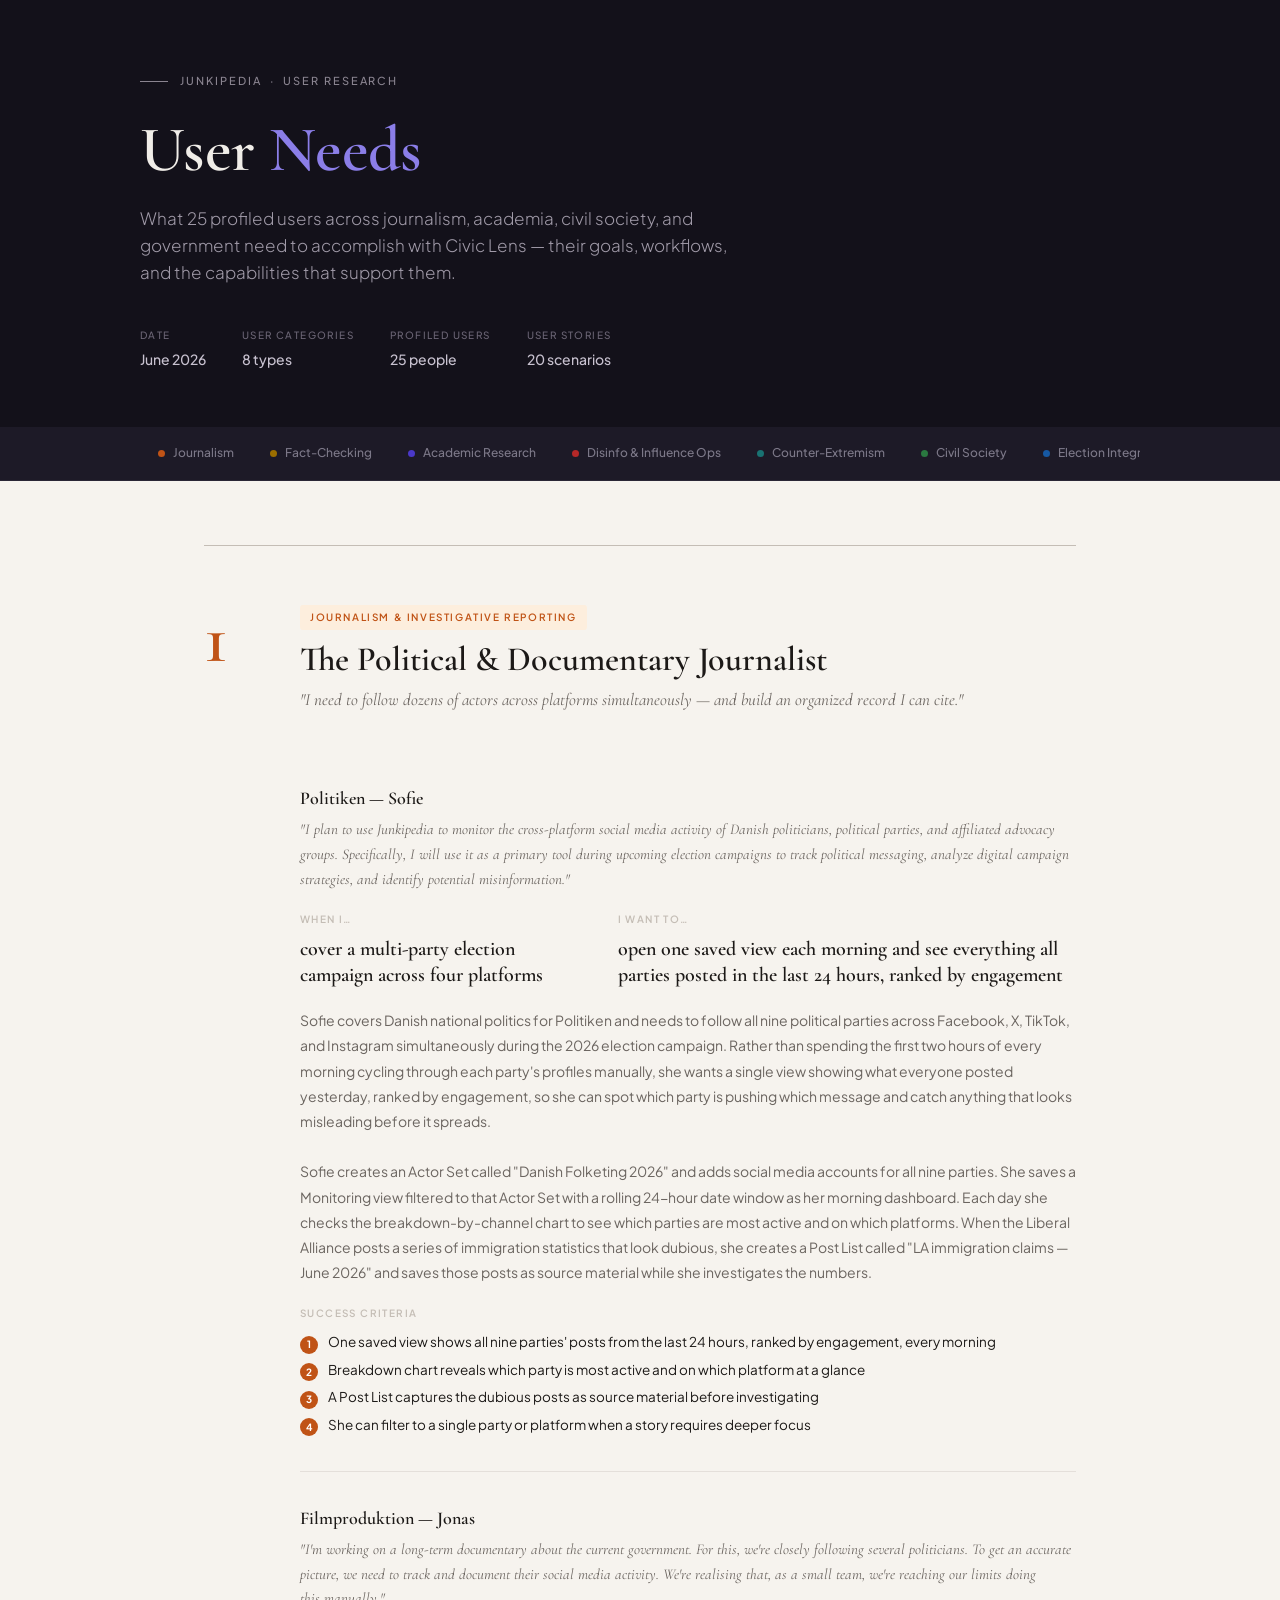
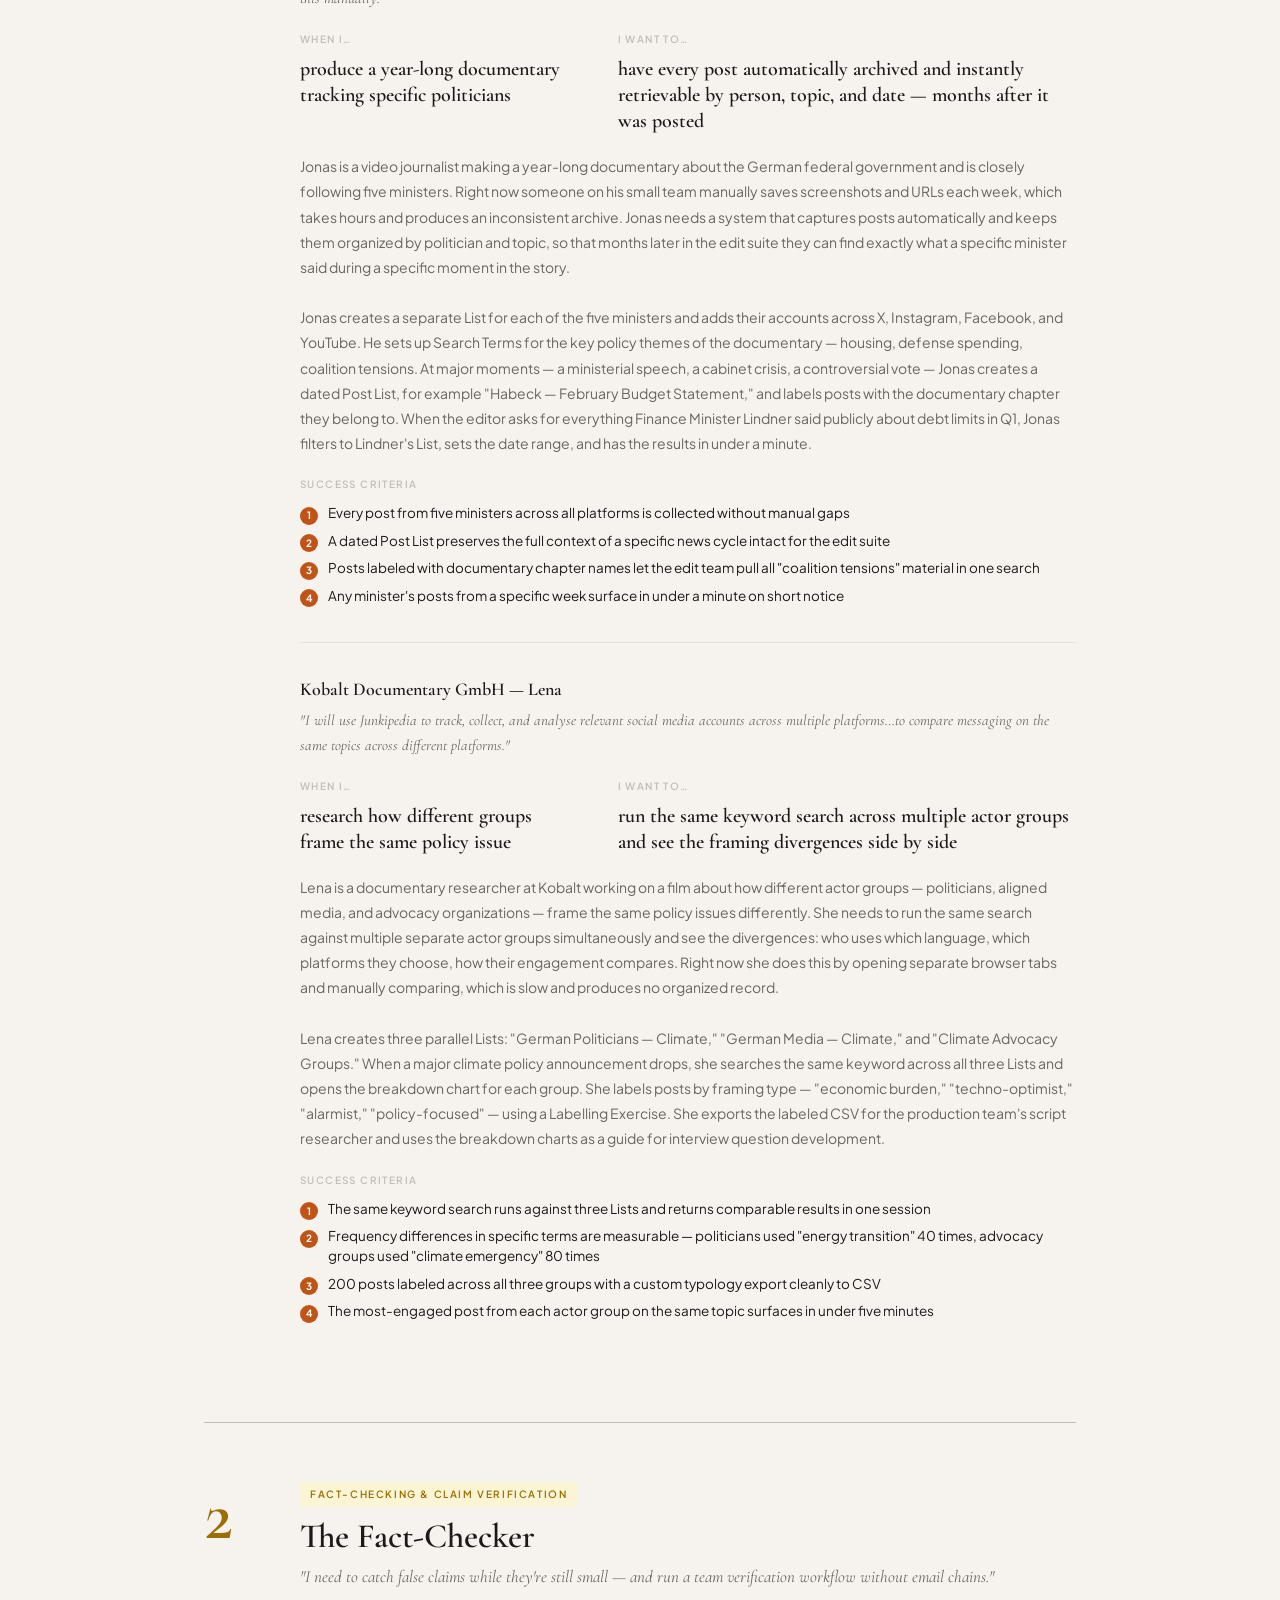
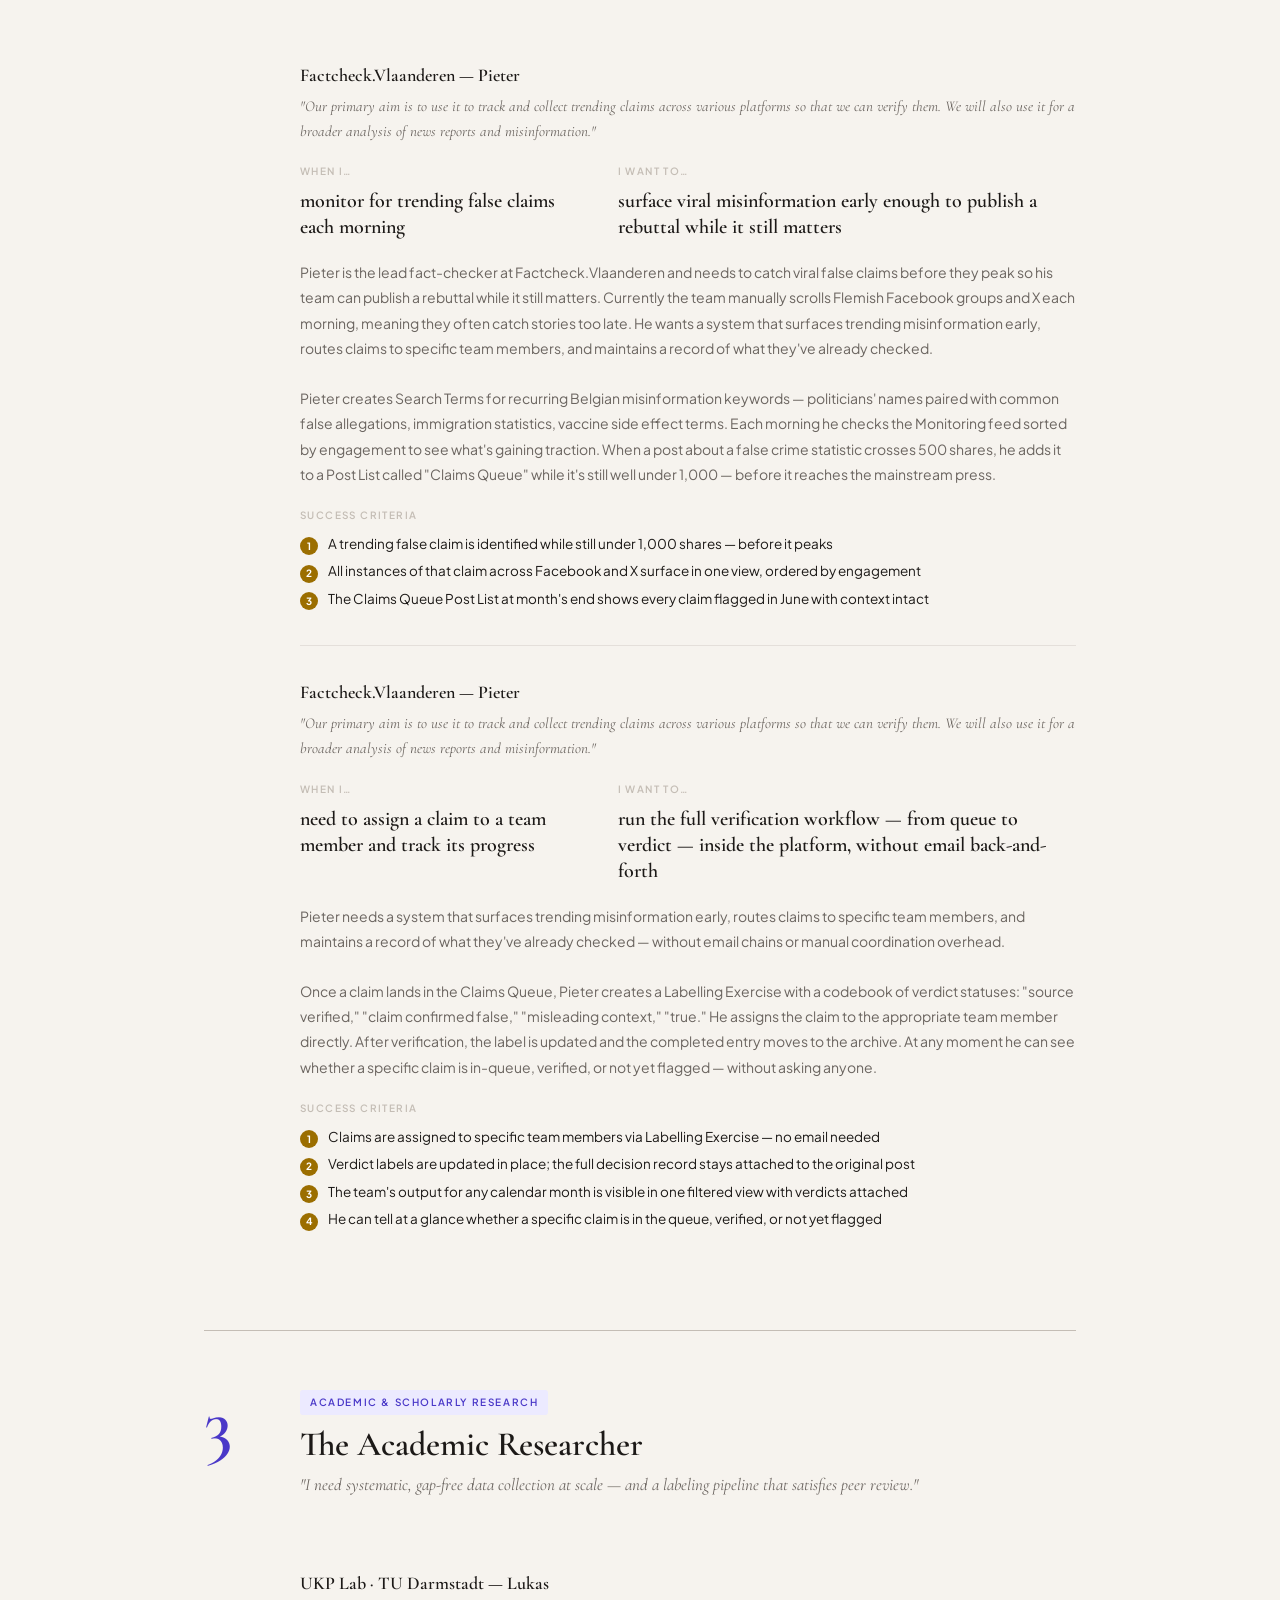
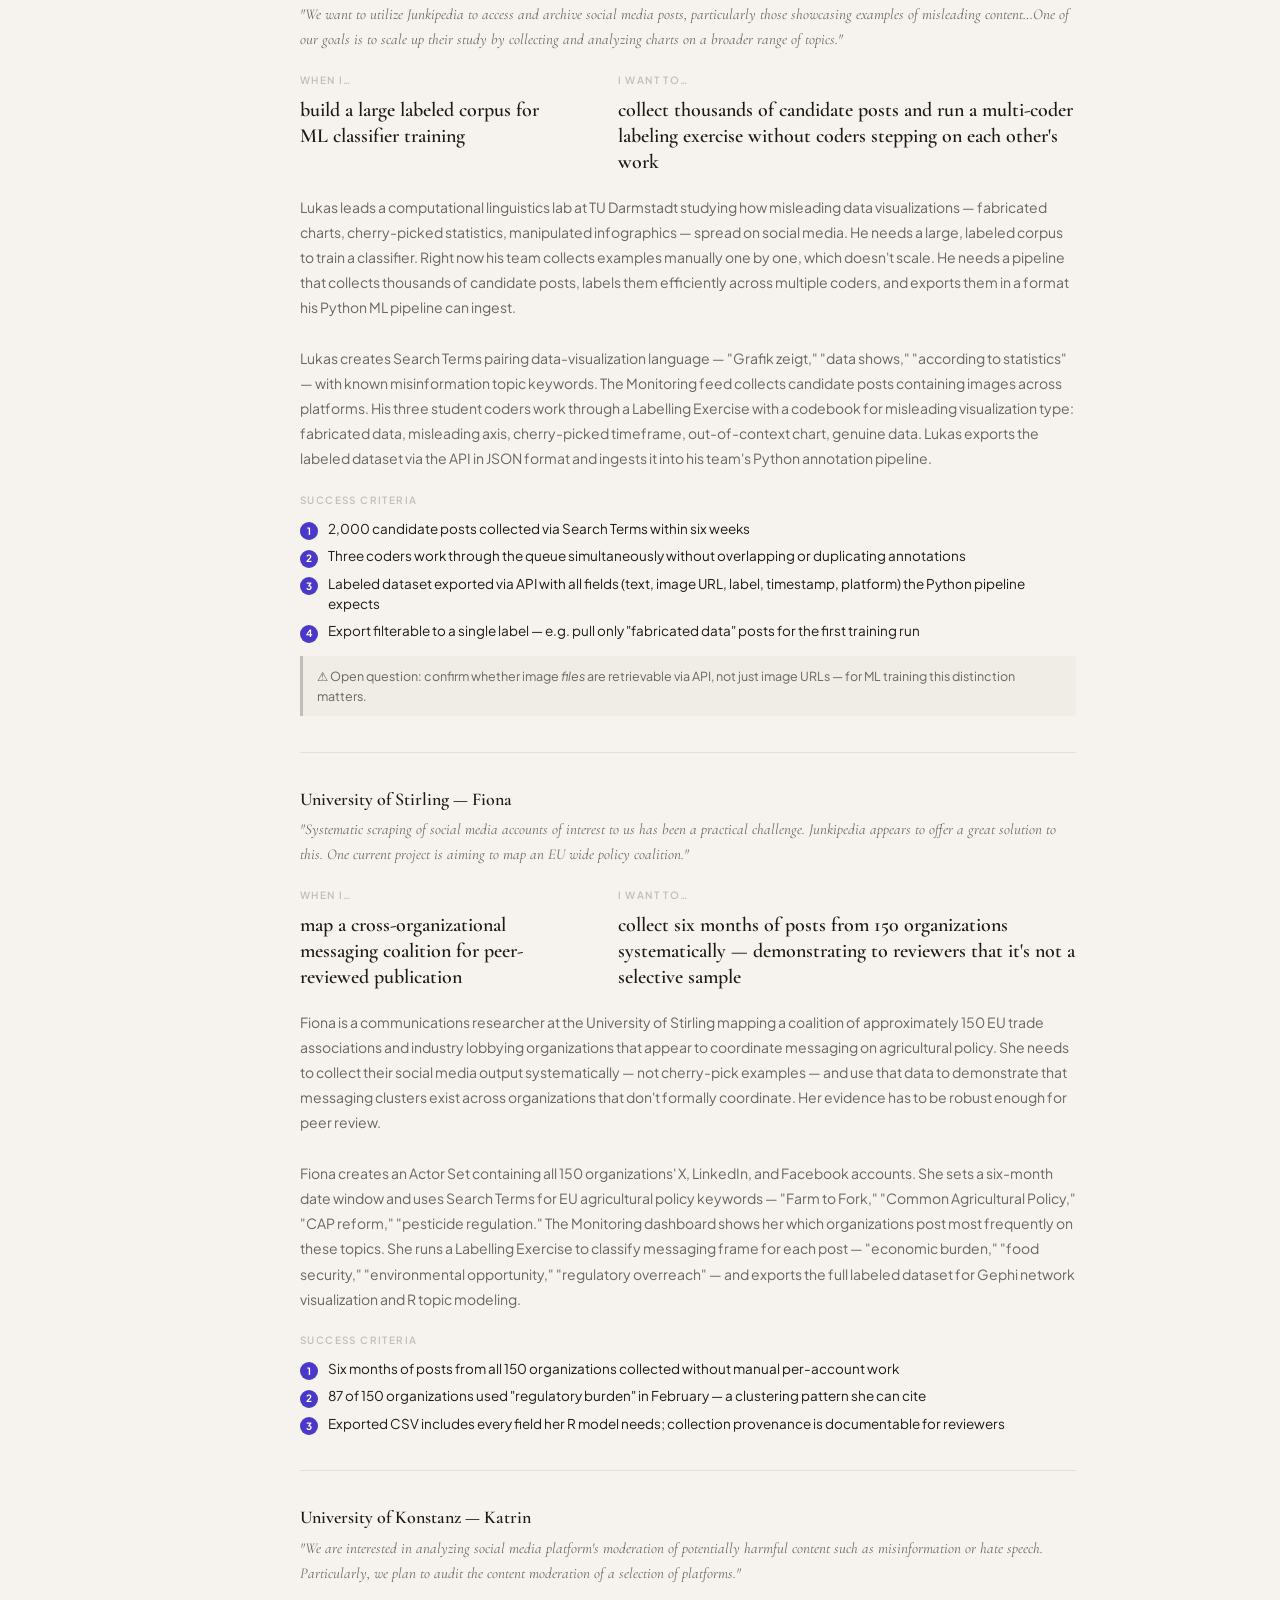
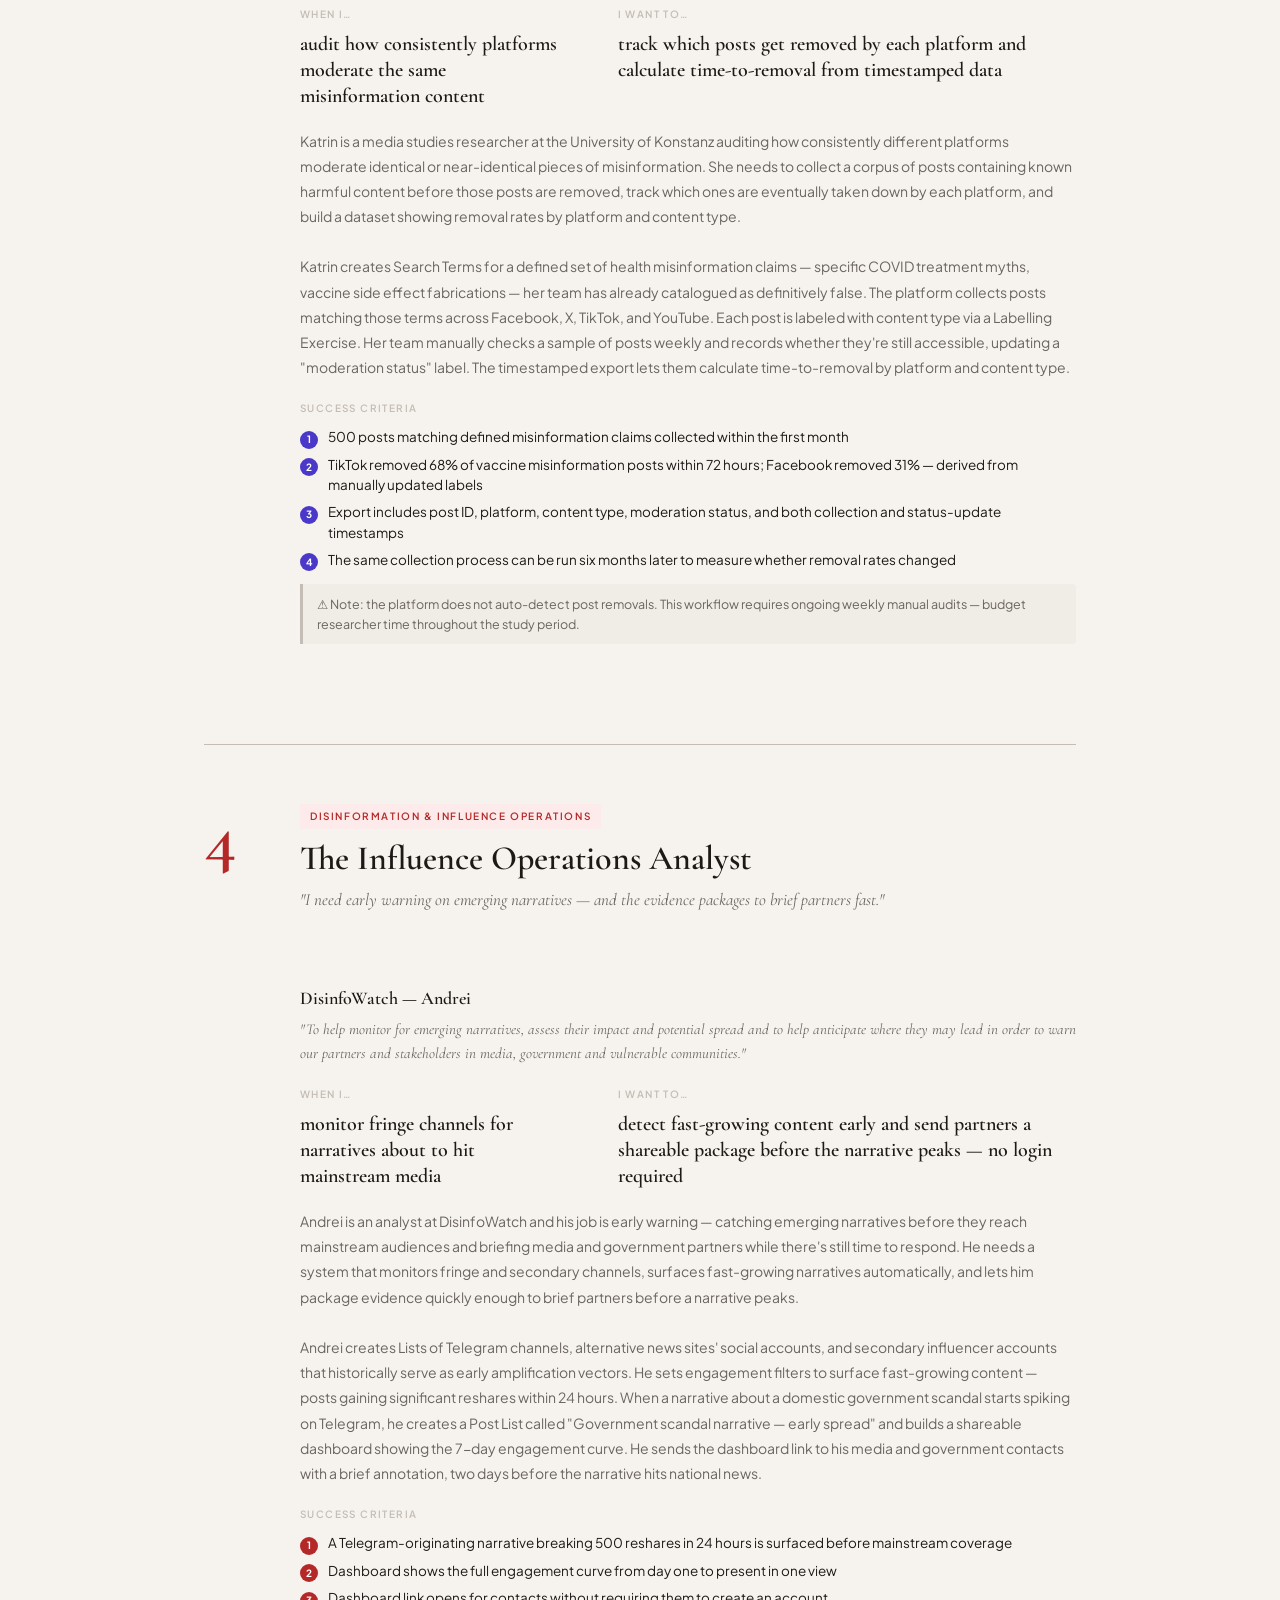
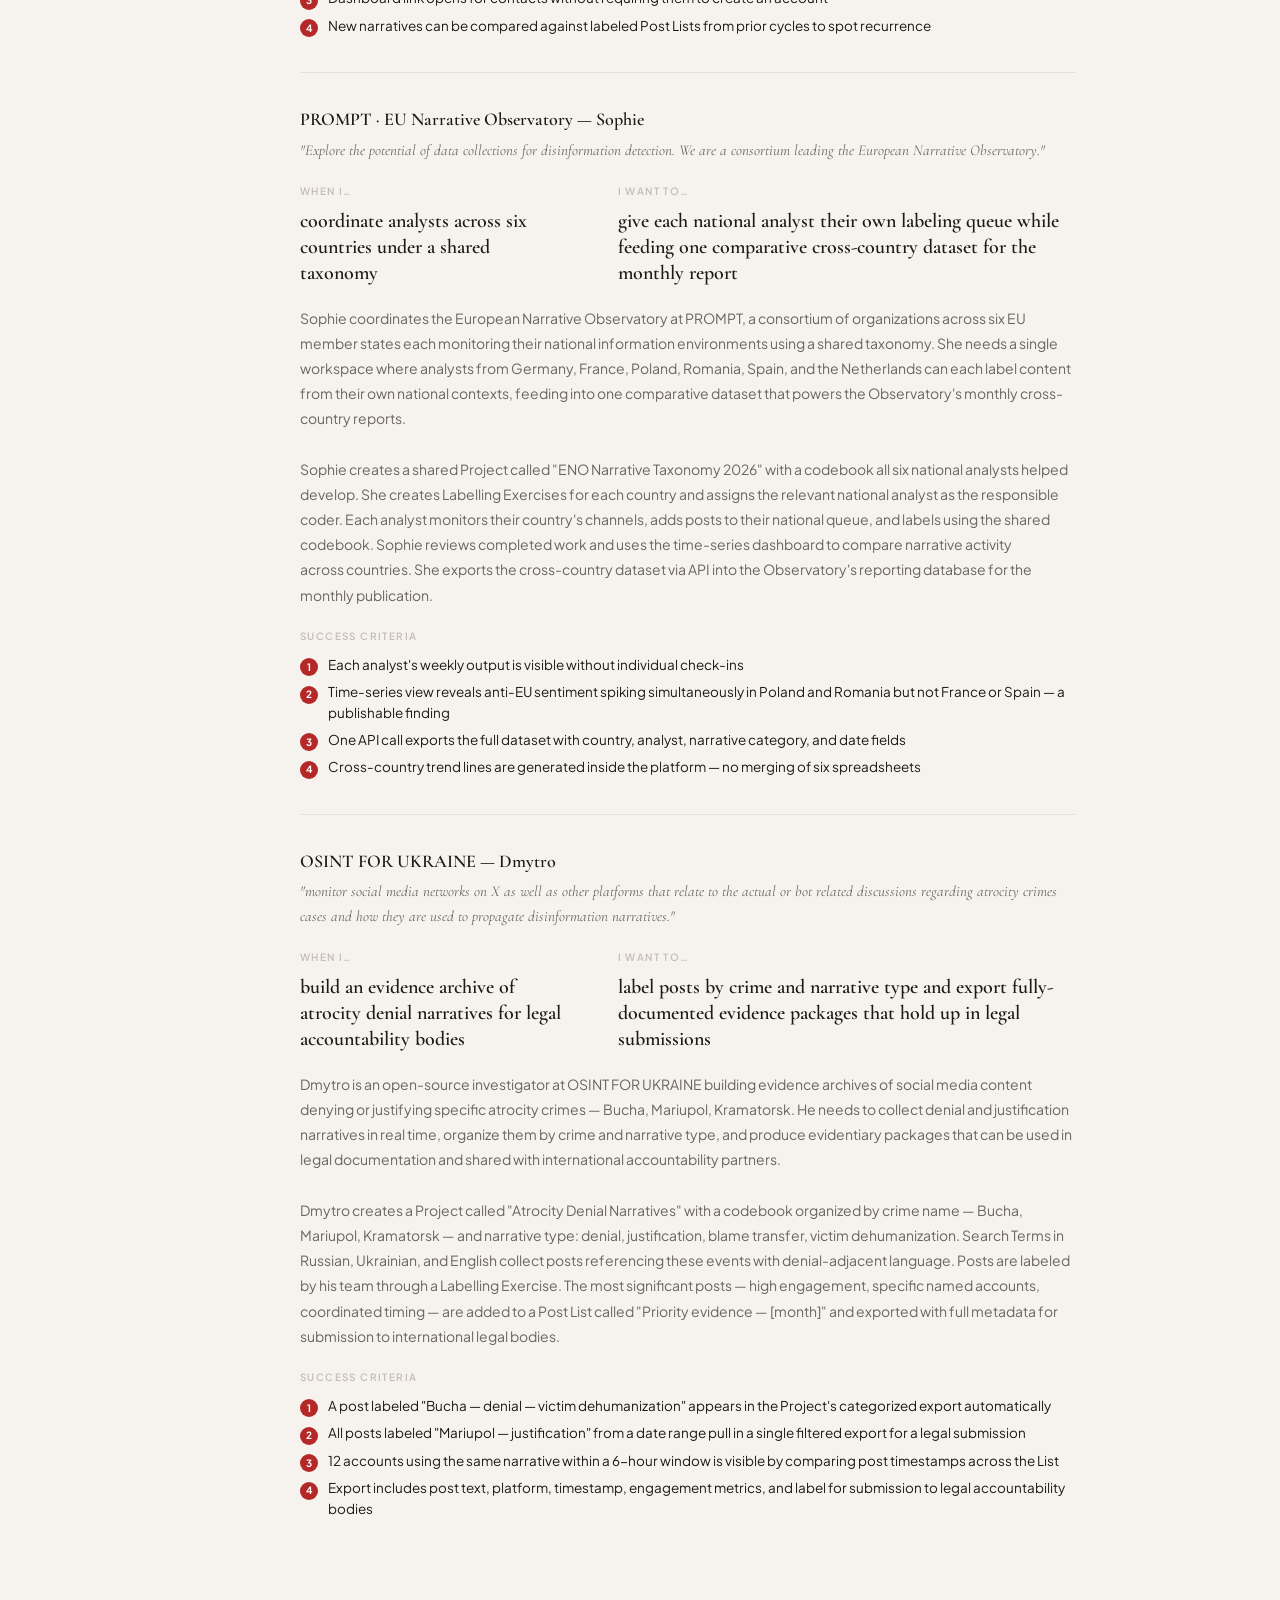
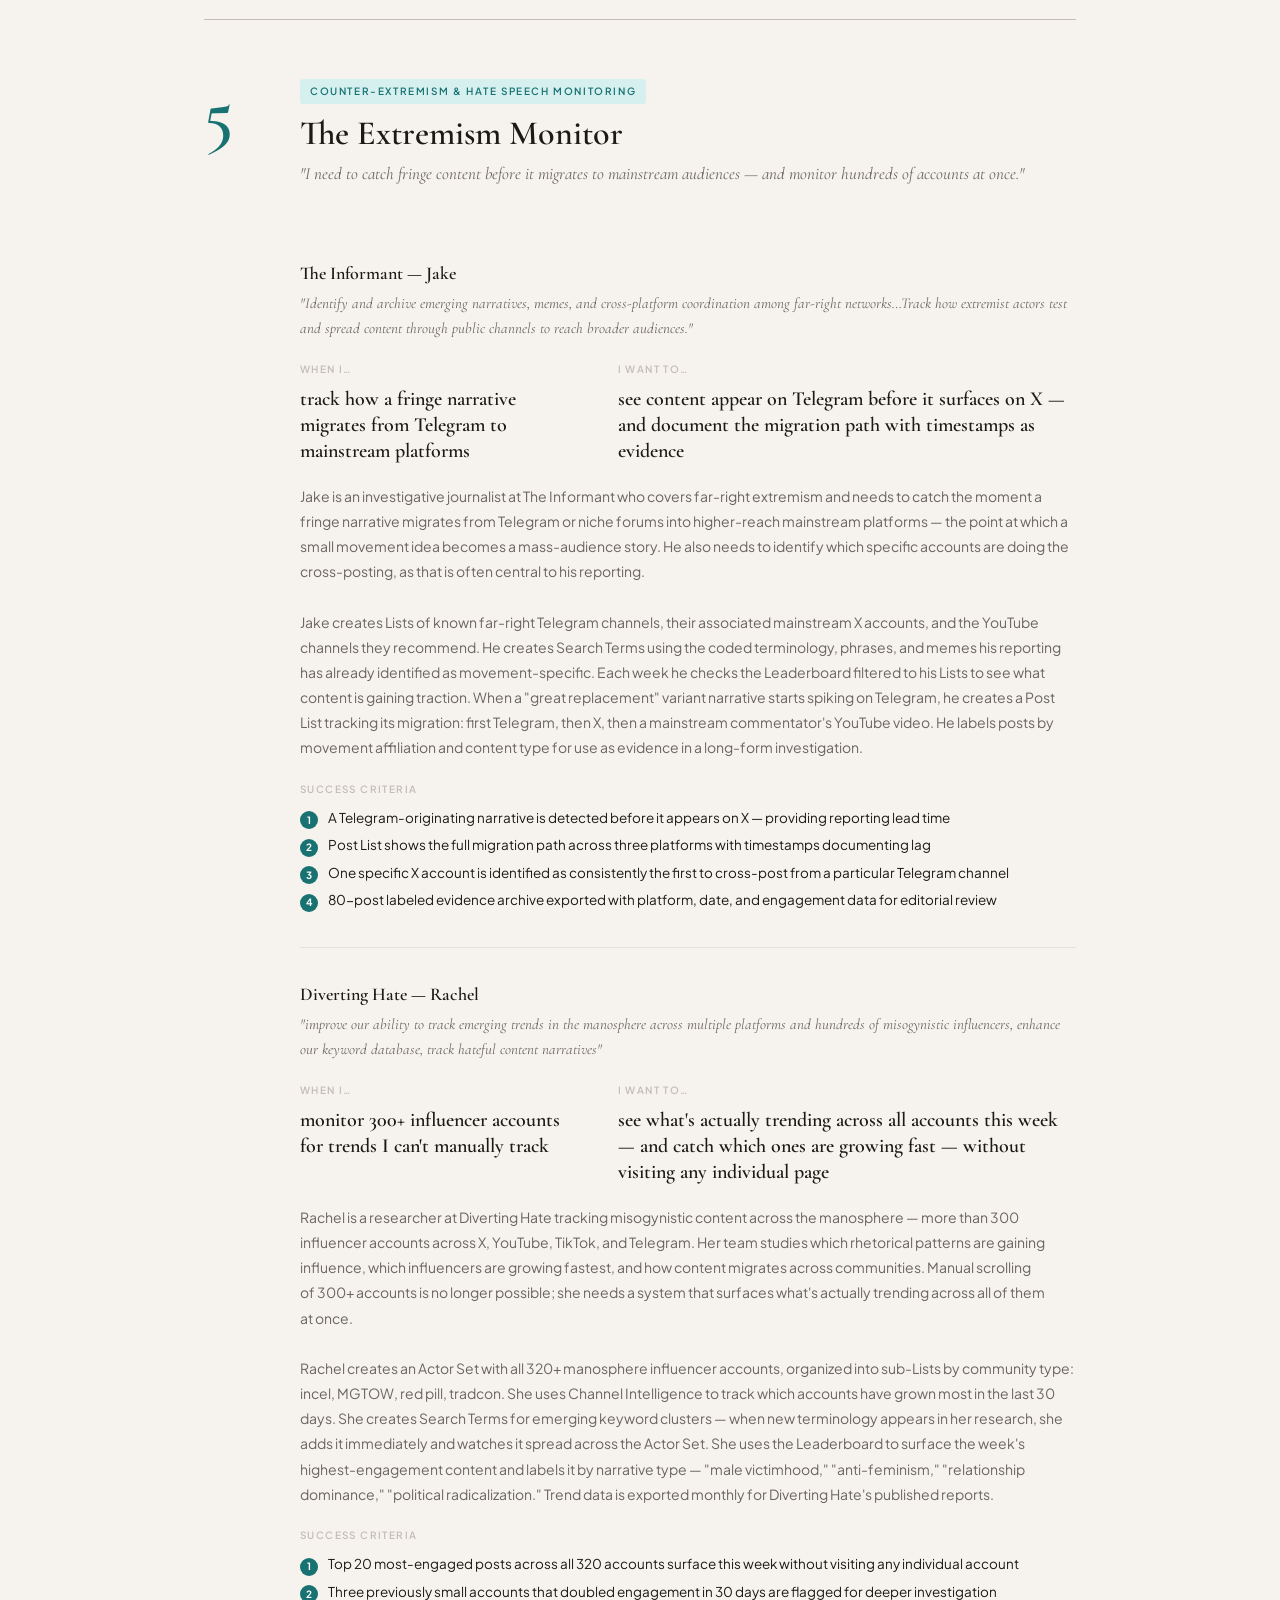
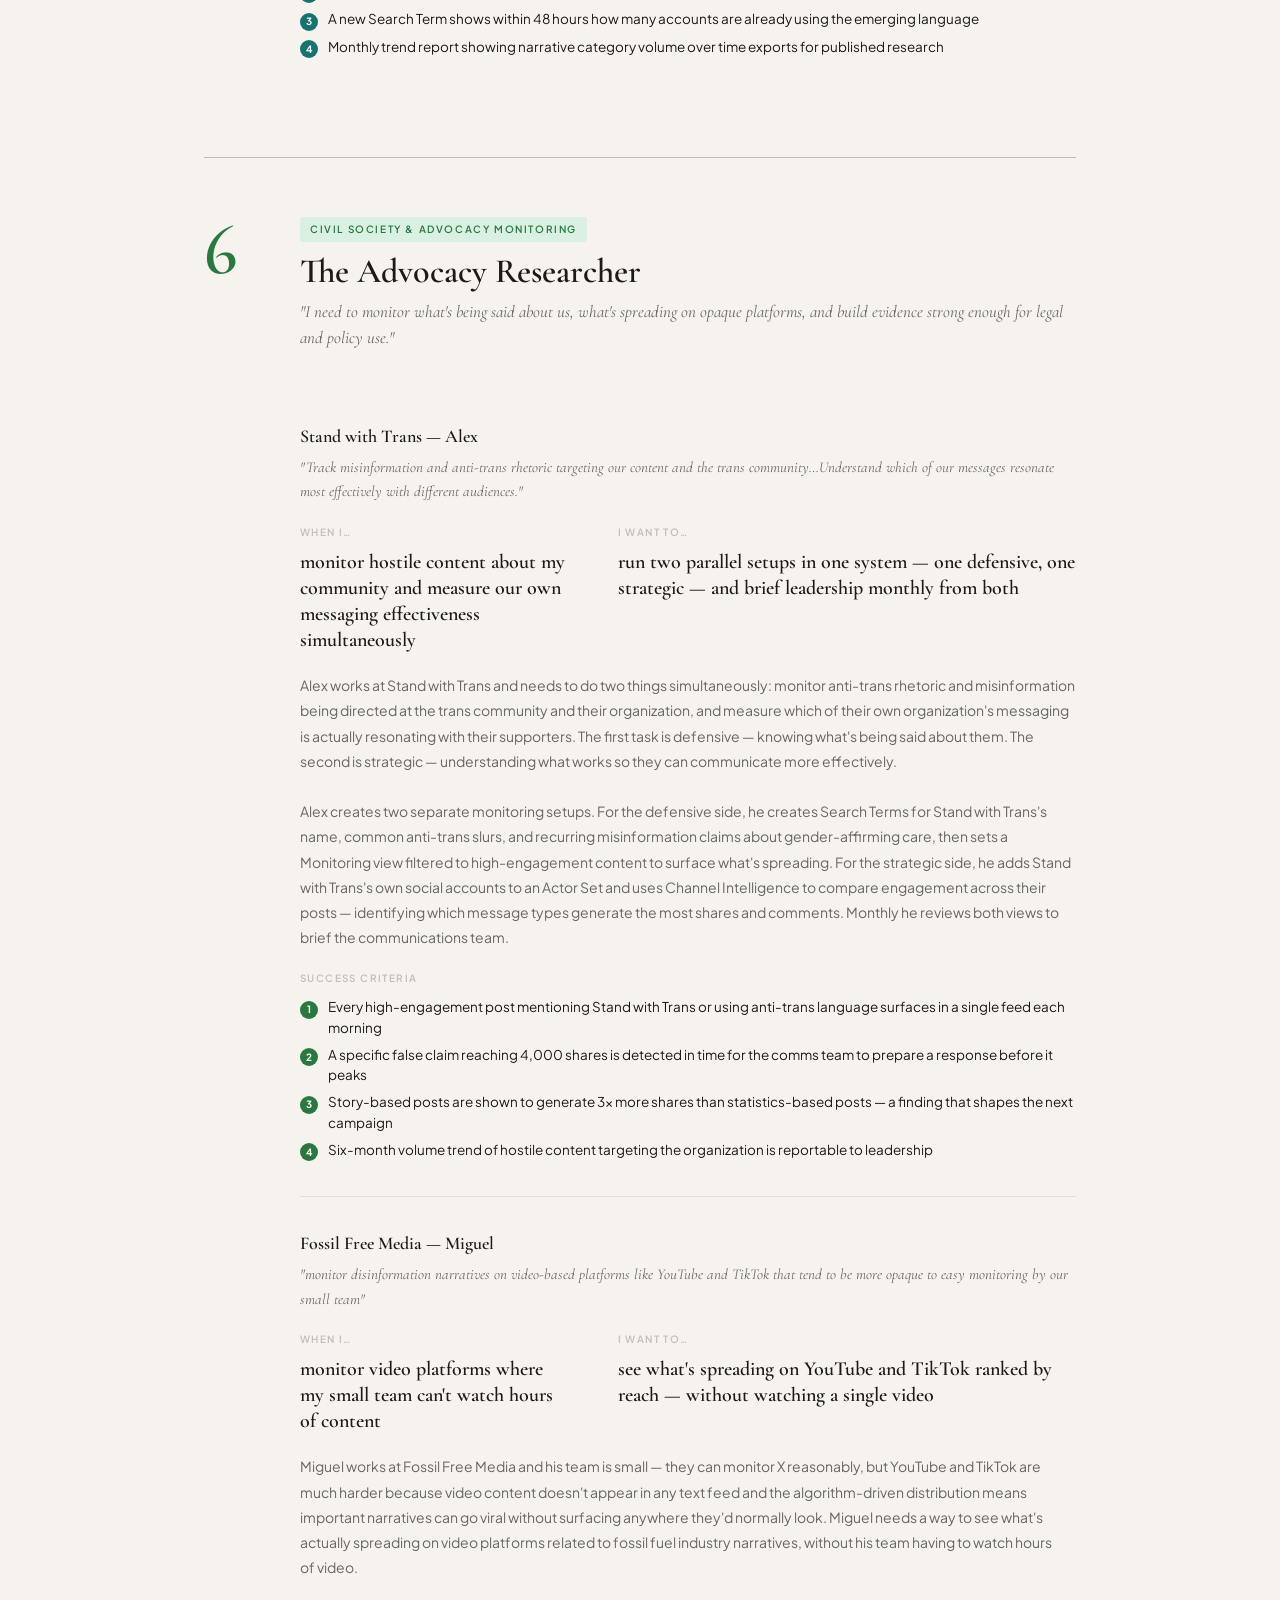
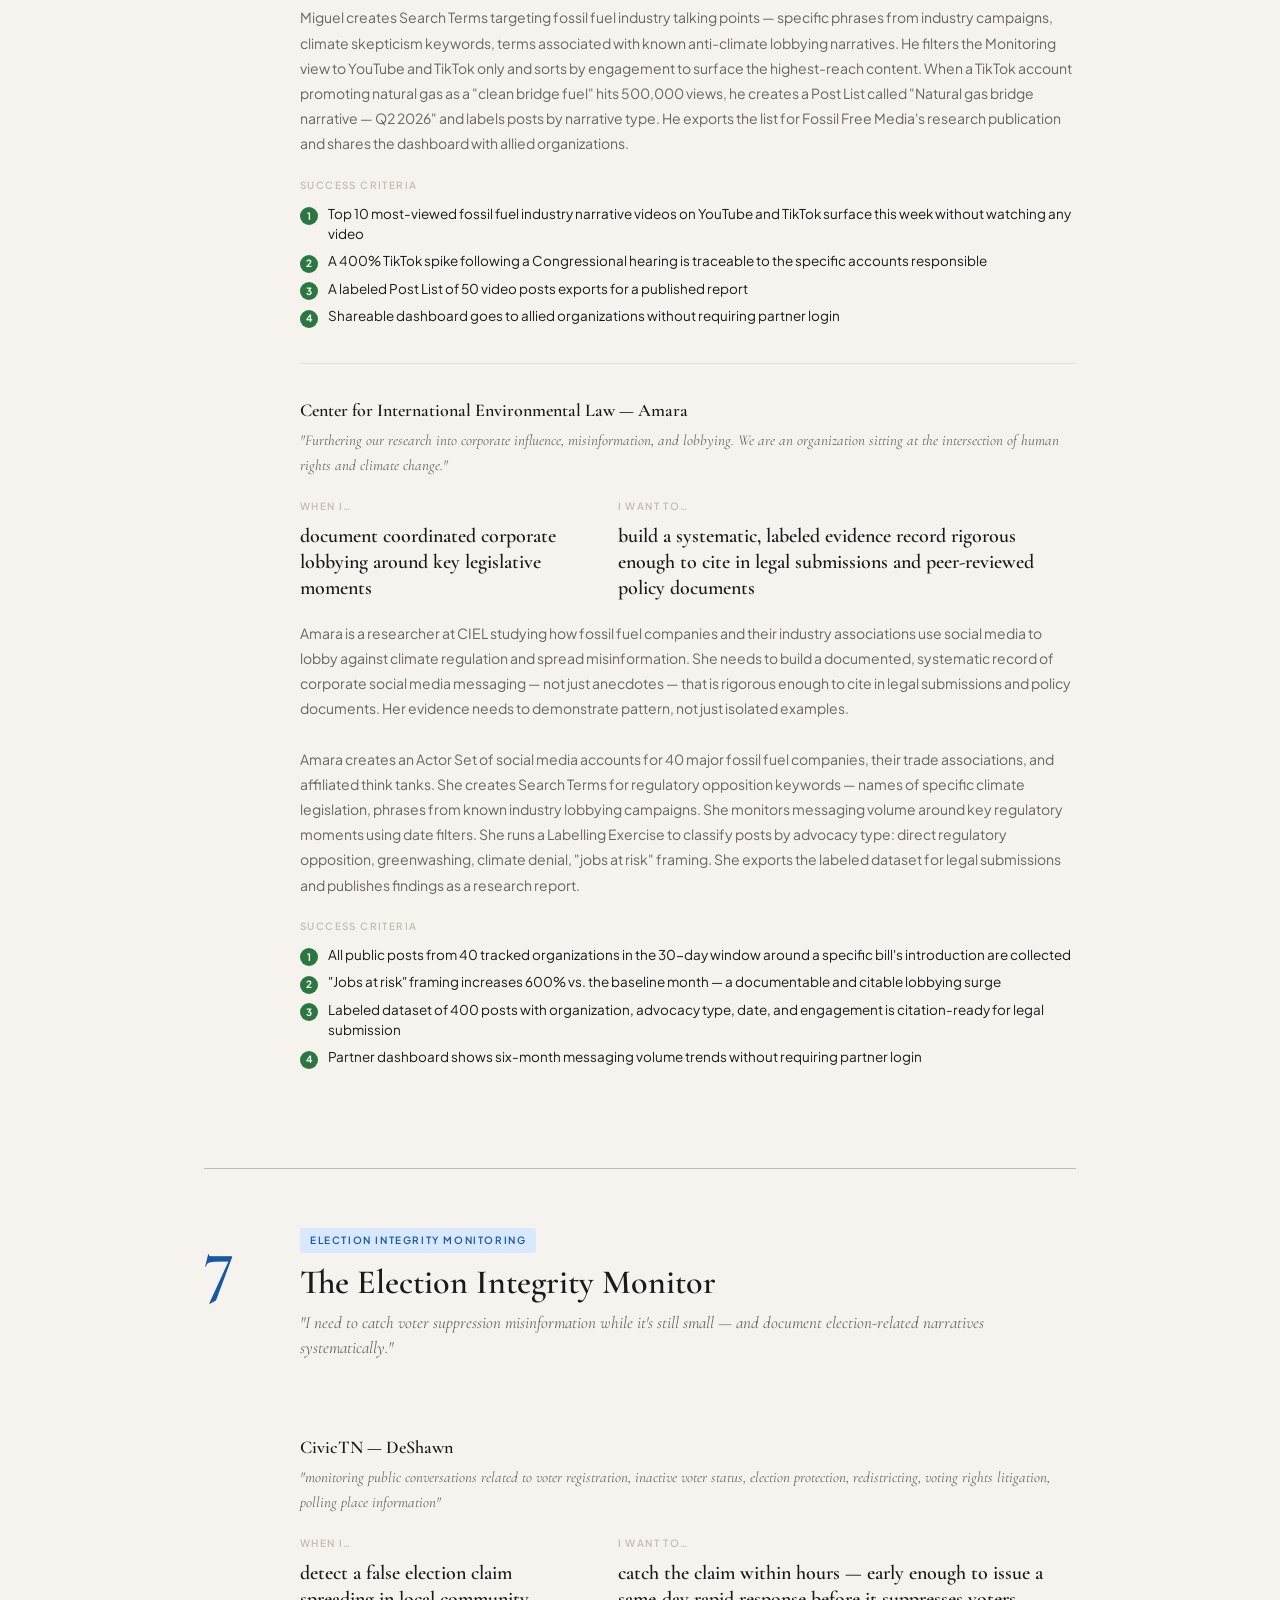
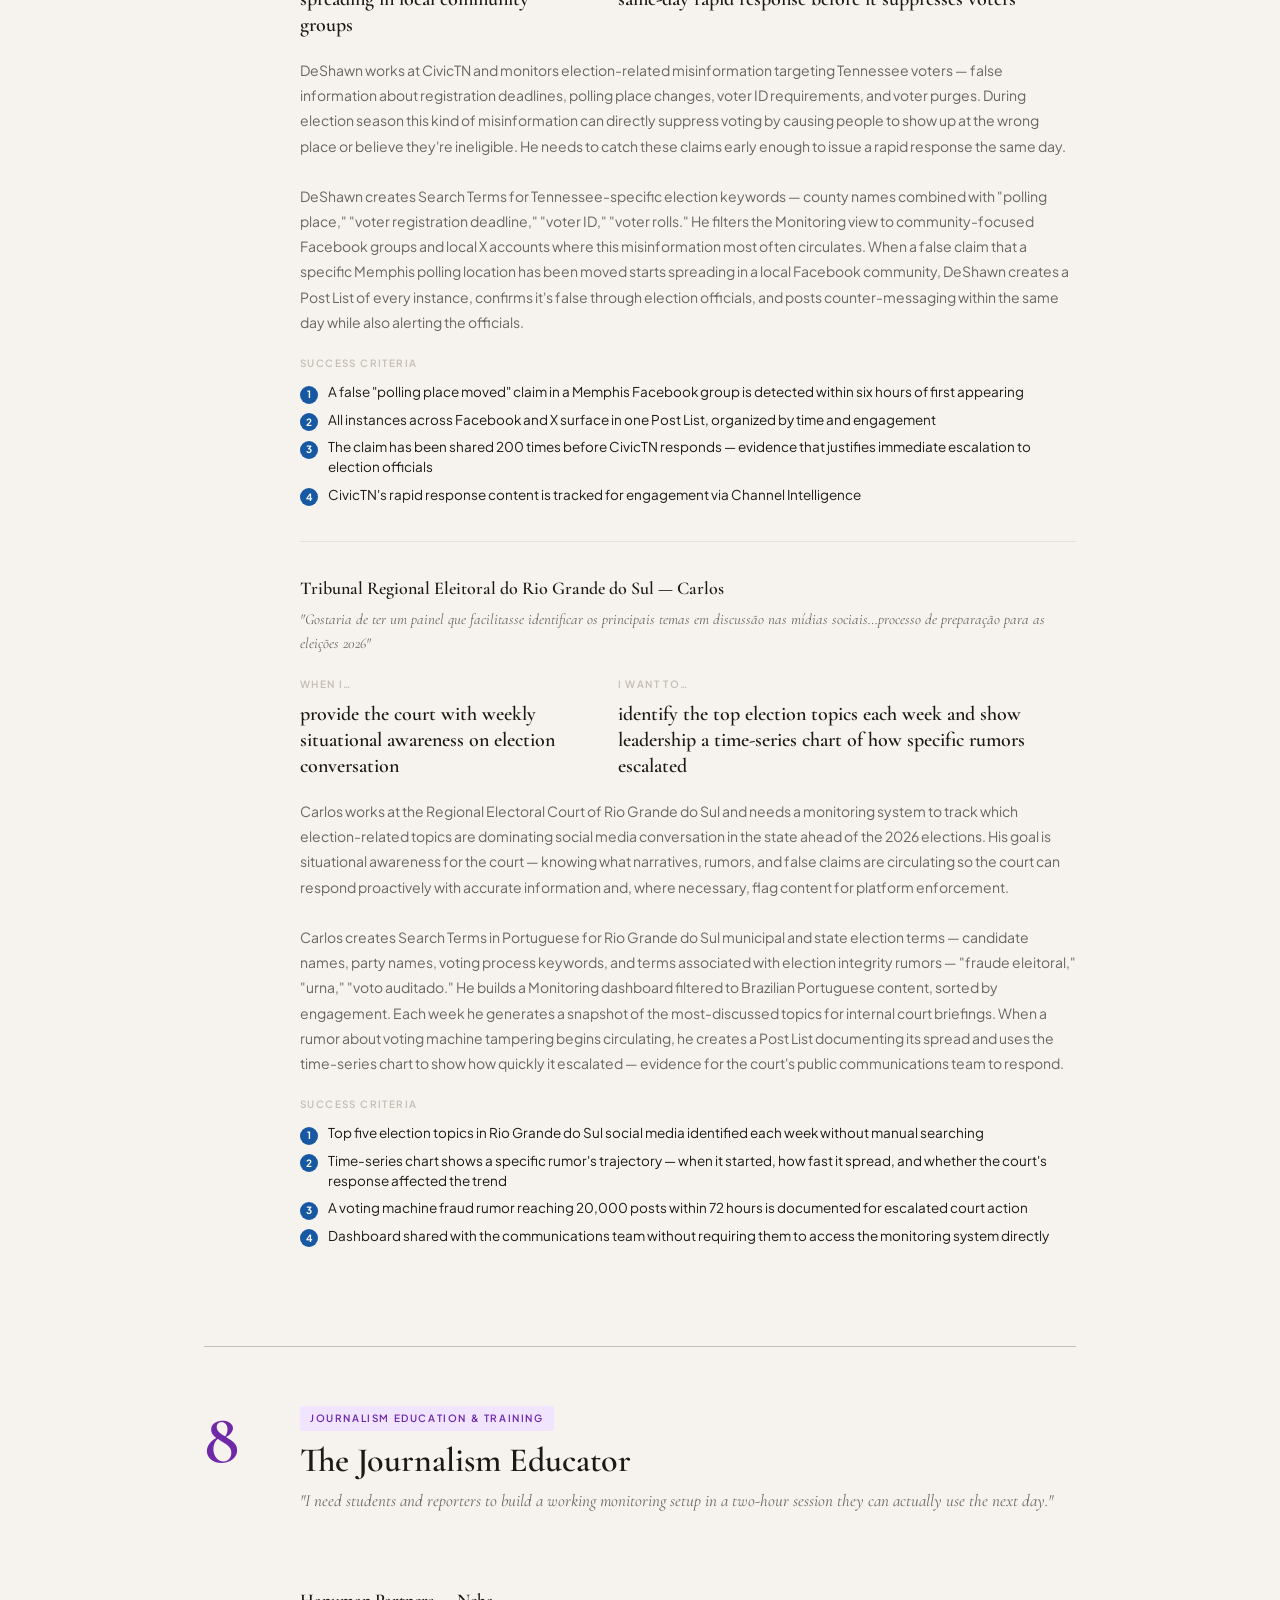
<file: Junkipedia User Needs-print.html>
<!DOCTYPE html>
<html lang="en">
<head>
  <meta charset="UTF-8">
  <meta name="viewport" content="width=device-width, initial-scale=1.0">
  <title>Junkipedia — User Needs</title>
  <link rel="preconnect" href="https://fonts.googleapis.com">
  <link rel="preconnect" href="https://fonts.gstatic.com" crossorigin>
  <link href="https://fonts.googleapis.com/css2?family=Cormorant+Garamond:ital,wght@0,400;0,500;0,600;0,700;1,400;1,500&family=Plus+Jakarta+Sans:wght@300;400;500;600&display=swap" rel="stylesheet">
  <style>
    *, *::before, *::after { box-sizing: border-box; margin: 0; padding: 0; }

    :root {
      --paper: #F6F3EE;
      --ink: #1C1917;
      --ink-muted: #6B6560;
      --ink-faint: #C4BDB5;
      --rule: #E4DFDA;
      --header-bg: #13111A;
      --header-text: #F0EDE8;

      --c1: #C05316; --c2: #9B6E00; --c3: #4A38C8; --c4: #B52828;
      --c5: #197272; --c6: #2A7840; --c7: #1658A2; --c8: #6E28A8;

      --c1-bg: #FDEEDD; --c2-bg: #FBF5D6; --c3-bg: #ECEAFF; --c4-bg: #FDEAEA;
      --c5-bg: #D6F0F0; --c6-bg: #DAF0E2; --c7-bg: #D8E8FF; --c8-bg: #F0E4FF;

      --serif: 'Cormorant Garamond', Georgia, serif;
      --sans: 'Plus Jakarta Sans', system-ui, sans-serif;
    }

    html { scroll-behavior: smooth; }
    body { background: var(--paper); color: var(--ink); font-family: var(--sans); font-size: 15px; line-height: 1.7; -webkit-font-smoothing: antialiased; }

    /* ── HEADER ── */
    .doc-header { background: var(--header-bg); color: var(--header-text); padding: 72px 64px 56px; }
    .doc-header-inner { max-width: 1000px; margin: 0 auto; }
    .doc-label { font-size: 11px; font-weight: 500; letter-spacing: 0.18em; text-transform: uppercase; color: #8A8490; margin-bottom: 24px; display: flex; align-items: center; gap: 12px; }
    .doc-label::before { content: ''; display: inline-block; width: 28px; height: 1px; background: #8A8490; }
    .doc-header h1 { font-family: var(--serif); font-size: clamp(40px, 5vw, 64px); font-weight: 600; line-height: 1.1; letter-spacing: -0.01em; color: #F0EDE8; margin-bottom: 20px; }
    .doc-header h1 span { color: #8B7EE8; }
    .doc-header .subtitle { font-size: 17px; font-weight: 300; color: #A09AA8; max-width: 600px; line-height: 1.6; margin-bottom: 40px; text-wrap: pretty; }
    .doc-meta { display: flex; gap: 36px; flex-wrap: wrap; }
    .meta-item { display: flex; flex-direction: column; gap: 4px; }
    .meta-item .meta-label { font-size: 10px; font-weight: 500; letter-spacing: 0.14em; text-transform: uppercase; color: #6B6575; }
    .meta-item .meta-value { font-size: 14px; font-weight: 500; color: #C8C2D0; }

    /* ── PERSONA NAV ── */
    .persona-nav { background: #1D1A27; padding: 0 64px; border-bottom: 1px solid #2A2636; position: sticky; top: 0; z-index: 10; }
    .persona-nav-inner { max-width: 1000px; margin: 0 auto; display: flex; overflow-x: auto; gap: 0; scrollbar-width: none; }
    .persona-nav-inner::-webkit-scrollbar { display: none; }
    .persona-nav a { display: flex; align-items: center; gap: 8px; padding: 16px 18px 14px; text-decoration: none; color: #7C7888; font-size: 12px; font-weight: 500; white-space: nowrap; border-bottom: 2px solid transparent; transition: color 0.2s, border-color 0.2s; }
    .persona-nav a:hover { color: #D0CCD8; }
    .pi-dot { width: 7px; height: 7px; border-radius: 50%; flex-shrink: 0; }
    .pi-1 { background: var(--c1); } .pi-2 { background: var(--c2); } .pi-3 { background: var(--c3); }
    .pi-4 { background: var(--c4); } .pi-5 { background: var(--c5); } .pi-6 { background: var(--c6); }
    .pi-7 { background: var(--c7); } .pi-8 { background: var(--c8); }

    /* ── BODY ── */
    .doc-body { max-width: 1000px; margin: 0 auto; padding: 0 64px 96px; }
    .section-rule { height: 1px; background: var(--ink-faint); margin: 64px 0 0; }

    /* ── PERSONA SECTION ── */
    .persona { padding: 56px 0 0; }
    .persona-header { display: grid; grid-template-columns: 72px 1fr; gap: 0 24px; align-items: start; margin-bottom: 40px; }
    .persona-number { font-family: var(--serif); font-size: 72px; font-weight: 600; line-height: 0.85; letter-spacing: -0.03em; padding-top: 6px; }
    .persona-1 .persona-number { color: var(--c1); } .persona-2 .persona-number { color: var(--c2); }
    .persona-3 .persona-number { color: var(--c3); } .persona-4 .persona-number { color: var(--c4); }
    .persona-5 .persona-number { color: var(--c5); } .persona-6 .persona-number { color: var(--c6); }
    .persona-7 .persona-number { color: var(--c7); } .persona-8 .persona-number { color: var(--c8); }

    .persona-role-tag { display: inline-block; font-size: 10px; font-weight: 600; letter-spacing: 0.16em; text-transform: uppercase; padding: 4px 10px; border-radius: 3px; margin-bottom: 10px; }
    .persona-1 .persona-role-tag { background: var(--c1-bg); color: var(--c1); }
    .persona-2 .persona-role-tag { background: var(--c2-bg); color: var(--c2); }
    .persona-3 .persona-role-tag { background: var(--c3-bg); color: var(--c3); }
    .persona-4 .persona-role-tag { background: var(--c4-bg); color: var(--c4); }
    .persona-5 .persona-role-tag { background: var(--c5-bg); color: var(--c5); }
    .persona-6 .persona-role-tag { background: var(--c6-bg); color: var(--c6); }
    .persona-7 .persona-role-tag { background: var(--c7-bg); color: var(--c7); }
    .persona-8 .persona-role-tag { background: var(--c8-bg); color: var(--c8); }

    .persona-name { font-family: var(--serif); font-size: clamp(24px, 3vw, 34px); font-weight: 600; line-height: 1.15; color: var(--ink); margin-bottom: 8px; }
    .persona-tagline { font-family: var(--serif); font-style: italic; font-size: 17px; color: var(--ink-muted); line-height: 1.5; }

    /* ── STORIES ── */
    .stories { display: flex; flex-direction: column; padding-left: 96px; margin-top: 28px; }

    /*
      Story grid layout:
      Row 1: .story-source  (spans both cols — no bottom rule)
      Row 2: .story-trigger (col 1)  |  .story-body (col 2, "I want to…" only)
      Row 3: .story-scenario (spans both cols)
      Row 4: .story-criteria-wrap (spans both cols)
    */
    .story {
      display: grid;
      grid-template-columns: 1fr 1.7fr;
      column-gap: 48px;
      row-gap: 20px;
      padding: 36px 0;
      border-bottom: 1px solid var(--rule);
    }
    .story:last-child { border-bottom: none; }

    /* Row 1 — source subhead, no trailing rule */
    .story-source { grid-column: 1 / -1; }
    .story-source-org { font-family: var(--serif); font-size: 18px; font-weight: 600; color: var(--ink); margin-bottom: 7px; line-height: 1.2; }
    .story-source-quote { font-family: var(--serif); font-style: italic; font-size: 15px; color: var(--ink-muted); line-height: 1.65; text-wrap: pretty; }

    /* Row 2 — trigger + desire (auto-placed) */
    .story-trigger { align-self: start; }
    .story-body { align-self: start; }

    .story-when { font-size: 10px; font-weight: 600; letter-spacing: 0.14em; text-transform: uppercase; color: var(--ink-faint); margin-bottom: 8px; }
    .story-goal { font-family: var(--serif); font-size: 20px; font-weight: 600; line-height: 1.3; color: var(--ink); }

    .story-want-label { font-size: 10px; font-weight: 600; letter-spacing: 0.14em; text-transform: uppercase; color: var(--ink-faint); margin-bottom: 8px; }
    /* desire matches story-goal in font */
    .story-desire { font-family: var(--serif); font-size: 20px; font-weight: 600; color: var(--ink); line-height: 1.3; }

    /* Row 3 — scenario, full width */
    .story-scenario { grid-column: 1 / -1; font-size: 14px; color: var(--ink-muted); line-height: 1.8; text-wrap: pretty; }

    /* Row 4 — criteria, full width */
    .story-criteria-wrap { grid-column: 1 / -1; }
    .story-criteria-label { font-size: 10px; font-weight: 600; letter-spacing: 0.14em; text-transform: uppercase; color: var(--ink-faint); margin-bottom: 10px; }
    .story-criteria { list-style: none; counter-reset: criteria; display: flex; flex-direction: column; gap: 7px; }
    .story-criteria li { counter-increment: criteria; display: flex; gap: 10px; font-size: 13.5px; color: var(--ink); line-height: 1.5; align-items: baseline; }
    .story-criteria li::before { content: counter(criteria); font-size: 10px; font-weight: 700; min-width: 18px; height: 18px; border-radius: 50%; color: white; display: inline-flex; align-items: center; justify-content: center; flex-shrink: 0; position: relative; top: 1px; }
    .persona-1 .story-criteria li::before { background: var(--c1); }
    .persona-2 .story-criteria li::before { background: var(--c2); }
    .persona-3 .story-criteria li::before { background: var(--c3); }
    .persona-4 .story-criteria li::before { background: var(--c4); }
    .persona-5 .story-criteria li::before { background: var(--c5); }
    .persona-6 .story-criteria li::before { background: var(--c6); }
    .persona-7 .story-criteria li::before { background: var(--c7); }
    .persona-8 .story-criteria li::before { background: var(--c8); }

    .story-note { font-size: 12.5px; color: var(--ink-muted); background: #F0ECE6; border-left: 3px solid var(--ink-faint); padding: 10px 14px; border-radius: 0 4px 4px 0; margin-top: 14px; line-height: 1.6; }

    /* ── FOOTER ── */
    .doc-footer { background: var(--header-bg); color: #5A5565; padding: 32px 64px; font-size: 12px; font-weight: 500; letter-spacing: 0.04em; margin-top: 80px; }
    .doc-footer-inner { max-width: 1000px; margin: 0 auto; display: flex; justify-content: space-between; align-items: center; gap: 16px; flex-wrap: wrap; }

    @media (max-width: 760px) {
      .doc-header { padding: 48px 24px 40px; }
      .persona-nav { padding: 0 16px; }
      .doc-body { padding: 0 24px 64px; }
      .stories { padding-left: 0; }
      .persona-header { grid-template-columns: 52px 1fr; }
      .persona-number { font-size: 52px; }
      .story { grid-template-columns: 1fr; }
      .doc-footer { padding: 24px; }
    }
  </style>

  <style id="print-overrides">
    @page {
      size: A4 portrait;
      margin: 1.4cm 1.6cm;
    }

    @media print {
      *, *::before, *::after {
        animation-delay: -99s !important;
        animation-duration: .001s !important;
        animation-iteration-count: 1 !important;
        animation-fill-mode: both !important;
        animation-play-state: running !important;
        transition-duration: 0s !important;
      }

      html, body {
        -webkit-print-color-adjust: exact !important;
        print-color-adjust: exact !important;
      }

      /* Hide nav entirely */
      .persona-nav { display: none !important; }

      /* Header — compact so persona 1 fits on same page */
      .doc-header {
        padding: 20px 40px 16px;
        break-after: avoid;
        break-inside: avoid;
      }
      .doc-header h1 { font-size: 30px !important; margin-bottom: 8px; }
      .doc-header .subtitle { font-size: 12.5px; margin-bottom: 14px; }
      .doc-meta { gap: 20px; }
      .meta-item .meta-value { font-size: 12px; }
      .meta-item .meta-label { font-size: 9px; }
      .doc-label { margin-bottom: 12px; }

      .doc-body {
        padding: 0 40px 48px;
      }

      /* Section divider + persona: always start a new page */
      .section-rule {
        display: none;
      }
      section.persona {
        break-before: page;
        padding-top: 32px;
      }
      section.persona:first-of-type {
        break-before: auto !important;
      }

      /* Persona header: keep with first story */
      .persona-header {
        break-after: avoid;
        margin-bottom: 24px;
      }

      /* Stories container */
      .stories {
        padding-left: 64px;
        margin-top: 16px;
      }

      /* Each story: try to keep together; allow break if too long */
      .story {
        break-inside: avoid;
        padding: 20px 0;
      }

      /* Scenario and criteria: keep together */
      .story-scenario {
        break-before: avoid;
        break-inside: avoid;
      }
      .story-criteria-wrap {
        break-inside: avoid;
        break-before: avoid;
      }

      /* Story source: keep with what follows */
      .story-source {
        break-after: avoid;
      }

      /* Footer */
      .doc-footer {
        break-before: avoid;
        padding: 20px 40px;
        margin-top: 32px;
      }

      /* Tighten up spacing for print */
      .doc-header h1 { font-size: 48px; }
      .persona-name { font-size: 26px; }
      .persona-number { font-size: 56px; }
      .story-source-org { font-size: 15px; }
      .story-source-quote { font-size: 13px; }
      .story-goal { font-size: 16px; }
      .story-desire { font-size: 16px; }
      .story-scenario { font-size: 12.5px; line-height: 1.65; }
      .story-criteria li { font-size: 12px; }
      .story-note { font-size: 11px; }
    }
  </style>

</head>
<body>

<header class="doc-header">
  <div class="doc-header-inner">
    <div class="doc-label">Junkipedia &nbsp;·&nbsp; User Research</div>
    <h1>User <span>Needs</span></h1>
    <p class="subtitle" data-comment-anchor="3c91ed9c97-p">What 25 profiled users across journalism, academia, civil society, and government need to accomplish with Civic Lens — their goals, workflows, and the capabilities that support them.</p>
    <div class="doc-meta">
      <div class="meta-item"><span class="meta-label">Date</span><span class="meta-value">June 2026</span></div>
      <div class="meta-item"><span class="meta-label">User Categories</span><span class="meta-value">8 types</span></div>
      <div class="meta-item"><span class="meta-label">Profiled Users</span><span class="meta-value">25 people</span></div>
      <div class="meta-item"><span class="meta-label">User Stories</span><span class="meta-value">20 scenarios</span></div>
    </div>
  </div>
</header>

<nav class="persona-nav">
  <div class="persona-nav-inner">
    <a href="#p1"><span class="pi-dot pi-1"></span>Journalism</a>
    <a href="#p2"><span class="pi-dot pi-2"></span>Fact-Checking</a>
    <a href="#p3"><span class="pi-dot pi-3"></span>Academic Research</a>
    <a href="#p4"><span class="pi-dot pi-4"></span>Disinfo &amp; Influence Ops</a>
    <a href="#p5"><span class="pi-dot pi-5"></span>Counter-Extremism</a>
    <a href="#p6"><span class="pi-dot pi-6"></span>Civil Society</a>
    <a href="#p7"><span class="pi-dot pi-7"></span>Election Integrity</a>
    <a href="#p8"><span class="pi-dot pi-8"></span>Education &amp; Training</a>
  </div>
</nav>

<main class="doc-body">

  <!-- ── 1. JOURNALISM ── -->
  <div class="section-rule"></div>
  <section class="persona persona-1" id="p1">
    <div class="persona-header">
      <div class="persona-number">1</div>
      <div class="persona-title-block">
        <span class="persona-role-tag">Journalism &amp; Investigative Reporting</span>
        <h2 class="persona-name">The Political &amp; Documentary Journalist</h2>
        <p class="persona-tagline">"I need to follow dozens of actors across platforms simultaneously — and build an organized record I can cite."</p>
      </div>
    </div>
    <div class="stories">

      <div class="story" data-comment-anchor="d6feb9bd81-div">
        <div class="story-source">
          <div class="story-source-org">Politiken — Sofie</div>
          <p class="story-source-quote">"I plan to use Junkipedia to monitor the cross-platform social media activity of Danish politicians, political parties, and affiliated advocacy groups. Specifically, I will use it as a primary tool during upcoming election campaigns to track political messaging, analyze digital campaign strategies, and identify potential misinformation."</p>
        </div>
        <div class="story-trigger">
          <div class="story-when">When I…</div>
          <div class="story-goal">cover a multi-party election campaign across four platforms</div>
        </div>
        <div class="story-body">
          <div class="story-want-label">I want to…</div>
          <div class="story-desire" data-comment-anchor="8a4c6daad5-div">open one saved view each morning and see everything all parties posted in the last 24 hours, ranked by engagement</div>
        </div>
        <p class="story-scenario" data-comment-anchor="40326f5703-p">Sofie covers Danish national politics for Politiken and needs to follow all nine political parties across Facebook, X, TikTok, and Instagram simultaneously during the 2026 election campaign. Rather than spending the first two hours of every morning cycling through each party's profiles manually, she wants a single view showing what everyone posted yesterday, ranked by engagement, so she can spot which party is pushing which message and catch anything that looks misleading before it spreads.<br><br>Sofie creates an Actor Set called "Danish Folketing 2026" and adds social media accounts for all nine parties. She saves a Monitoring view filtered to that Actor Set with a rolling 24-hour date window as her morning dashboard. Each day she checks the breakdown-by-channel chart to see which parties are most active and on which platforms. When the Liberal Alliance posts a series of immigration statistics that look dubious, she creates a Post List called "LA immigration claims — June 2026" and saves those posts as source material while she investigates the numbers.</p>
        <div class="story-criteria-wrap">
          <div class="story-criteria-label">Success criteria</div>
          <ol class="story-criteria">
            <li>One saved view shows all nine parties' posts from the last 24 hours, ranked by engagement, every morning</li>
            <li>Breakdown chart reveals which party is most active and on which platform at a glance</li>
            <li>A Post List captures the dubious posts as source material before investigating</li>
            <li>She can filter to a single party or platform when a story requires deeper focus</li>
          </ol>
        </div>
      </div>

      <div class="story" data-comment-anchor="51ab886ab1-div">
        <div class="story-source">
          <div class="story-source-org">Filmproduktion — Jonas</div>
          <p class="story-source-quote">"I'm working on a long-term documentary about the current government. For this, we're closely following several politicians. To get an accurate picture, we need to track and document their social media activity. We're realising that, as a small team, we're reaching our limits doing this manually."</p>
        </div>
        <div class="story-trigger">
          <div class="story-when">When I…</div>
          <div class="story-goal">produce a year-long documentary tracking specific politicians</div>
        </div>
        <div class="story-body">
          <div class="story-want-label">I want to…</div>
          <div class="story-desire">have every post automatically archived and instantly retrievable by person, topic, and date — months after it was posted</div>
        </div>
        <p class="story-scenario">Jonas is a video journalist making a year-long documentary about the German federal government and is closely following five ministers. Right now someone on his small team manually saves screenshots and URLs each week, which takes hours and produces an inconsistent archive. Jonas needs a system that captures posts automatically and keeps them organized by politician and topic, so that months later in the edit suite they can find exactly what a specific minister said during a specific moment in the story.<br><br>Jonas creates a separate List for each of the five ministers and adds their accounts across X, Instagram, Facebook, and YouTube. He sets up Search Terms for the key policy themes of the documentary — housing, defense spending, coalition tensions. At major moments — a ministerial speech, a cabinet crisis, a controversial vote — Jonas creates a dated Post List, for example "Habeck — February Budget Statement," and labels posts with the documentary chapter they belong to. When the editor asks for everything Finance Minister Lindner said publicly about debt limits in Q1, Jonas filters to Lindner's List, sets the date range, and has the results in under a minute.</p>
        <div class="story-criteria-wrap">
          <div class="story-criteria-label">Success criteria</div>
          <ol class="story-criteria">
            <li>Every post from five ministers across all platforms is collected without manual gaps</li>
            <li>A dated Post List preserves the full context of a specific news cycle intact for the edit suite</li>
            <li>Posts labeled with documentary chapter names let the edit team pull all "coalition tensions" material in one search</li>
            <li>Any minister's posts from a specific week surface in under a minute on short notice</li>
          </ol>
        </div>
      </div>

      <div class="story">
        <div class="story-source">
          <div class="story-source-org">Kobalt Documentary GmbH — Lena</div>
          <p class="story-source-quote">"I will use Junkipedia to track, collect, and analyse relevant social media accounts across multiple platforms…to compare messaging on the same topics across different platforms."</p>
        </div>
        <div class="story-trigger">
          <div class="story-when">When I…</div>
          <div class="story-goal">research how different groups frame the same policy issue</div>
        </div>
        <div class="story-body">
          <div class="story-want-label">I want to…</div>
          <div class="story-desire">run the same keyword search across multiple actor groups and see the framing divergences side by side</div>
        </div>
        <p class="story-scenario">Lena is a documentary researcher at Kobalt working on a film about how different actor groups — politicians, aligned media, and advocacy organizations — frame the same policy issues differently. She needs to run the same search against multiple separate actor groups simultaneously and see the divergences: who uses which language, which platforms they choose, how their engagement compares. Right now she does this by opening separate browser tabs and manually comparing, which is slow and produces no organized record.<br><br>Lena creates three parallel Lists: "German Politicians — Climate," "German Media — Climate," and "Climate Advocacy Groups." When a major climate policy announcement drops, she searches the same keyword across all three Lists and opens the breakdown chart for each group. She labels posts by framing type — "economic burden," "techno-optimist," "alarmist," "policy-focused" — using a Labelling Exercise. She exports the labeled CSV for the production team's script researcher and uses the breakdown charts as a guide for interview question development.</p>
        <div class="story-criteria-wrap">
          <div class="story-criteria-label">Success criteria</div>
          <ol class="story-criteria">
            <li>The same keyword search runs against three Lists and returns comparable results in one session</li>
            <li>Frequency differences in specific terms are measurable — politicians used "energy transition" 40 times, advocacy groups used "climate emergency" 80 times</li>
            <li>200 posts labeled across all three groups with a custom typology export cleanly to CSV</li>
            <li>The most-engaged post from each actor group on the same topic surfaces in under five minutes</li>
          </ol>
        </div>
      </div>

    </div>
  </section>

  <!-- ── 2. FACT-CHECKING ── -->
  <div class="section-rule"></div>
  <section class="persona persona-2" id="p2">
    <div class="persona-header">
      <div class="persona-number">2</div>
      <div class="persona-title-block">
        <span class="persona-role-tag">Fact-Checking &amp; Claim Verification</span>
        <h2 class="persona-name">The Fact-Checker</h2>
        <p class="persona-tagline">"I need to catch false claims while they're still small — and run a team verification workflow without email chains."</p>
      </div>
    </div>
    <div class="stories">

      <div class="story">
        <div class="story-source">
          <div class="story-source-org">Factcheck.Vlaanderen — Pieter</div>
          <p class="story-source-quote">"Our primary aim is to use it to track and collect trending claims across various platforms so that we can verify them. We will also use it for a broader analysis of news reports and misinformation."</p>
        </div>
        <div class="story-trigger">
          <div class="story-when">When I…</div>
          <div class="story-goal">monitor for trending false claims each morning</div>
        </div>
        <div class="story-body">
          <div class="story-want-label">I want to…</div>
          <div class="story-desire">surface viral misinformation early enough to publish a rebuttal while it still matters</div>
        </div>
        <p class="story-scenario">Pieter is the lead fact-checker at Factcheck.Vlaanderen and needs to catch viral false claims before they peak so his team can publish a rebuttal while it still matters. Currently the team manually scrolls Flemish Facebook groups and X each morning, meaning they often catch stories too late. He wants a system that surfaces trending misinformation early, routes claims to specific team members, and maintains a record of what they've already checked.<br><br>Pieter creates Search Terms for recurring Belgian misinformation keywords — politicians' names paired with common false allegations, immigration statistics, vaccine side effect terms. Each morning he checks the Monitoring feed sorted by engagement to see what's gaining traction. When a post about a false crime statistic crosses 500 shares, he adds it to a Post List called "Claims Queue" while it's still well under 1,000 — before it reaches the mainstream press.</p>
        <div class="story-criteria-wrap">
          <div class="story-criteria-label">Success criteria</div>
          <ol class="story-criteria">
            <li>A trending false claim is identified while still under 1,000 shares — before it peaks</li>
            <li>All instances of that claim across Facebook and X surface in one view, ordered by engagement</li>
            <li>The Claims Queue Post List at month's end shows every claim flagged in June with context intact</li>
          </ol>
        </div>
      </div>

      <div class="story">
        <div class="story-source">
          <div class="story-source-org">Factcheck.Vlaanderen — Pieter</div>
          <p class="story-source-quote">"Our primary aim is to use it to track and collect trending claims across various platforms so that we can verify them. We will also use it for a broader analysis of news reports and misinformation."</p>
        </div>
        <div class="story-trigger">
          <div class="story-when">When I…</div>
          <div class="story-goal">need to assign a claim to a team member and track its progress</div>
        </div>
        <div class="story-body">
          <div class="story-want-label">I want to…</div>
          <div class="story-desire">run the full verification workflow — from queue to verdict — inside the platform, without email back-and-forth</div>
        </div>
        <p class="story-scenario">Pieter needs a system that surfaces trending misinformation early, routes claims to specific team members, and maintains a record of what they've already checked — without email chains or manual coordination overhead.<br><br>Once a claim lands in the Claims Queue, Pieter creates a Labelling Exercise with a codebook of verdict statuses: "source verified," "claim confirmed false," "misleading context," "true." He assigns the claim to the appropriate team member directly. After verification, the label is updated and the completed entry moves to the archive. At any moment he can see whether a specific claim is in-queue, verified, or not yet flagged — without asking anyone.</p>
        <div class="story-criteria-wrap">
          <div class="story-criteria-label">Success criteria</div>
          <ol class="story-criteria">
            <li>Claims are assigned to specific team members via Labelling Exercise — no email needed</li>
            <li>Verdict labels are updated in place; the full decision record stays attached to the original post</li>
            <li>The team's output for any calendar month is visible in one filtered view with verdicts attached</li>
            <li>He can tell at a glance whether a specific claim is in the queue, verified, or not yet flagged</li>
          </ol>
        </div>
      </div>

    </div>
  </section>

  <!-- ── 3. ACADEMIC ── -->
  <div class="section-rule"></div>
  <section class="persona persona-3" id="p3">
    <div class="persona-header">
      <div class="persona-number">3</div>
      <div class="persona-title-block">
        <span class="persona-role-tag">Academic &amp; Scholarly Research</span>
        <h2 class="persona-name">The Academic Researcher</h2>
        <p class="persona-tagline">"I need systematic, gap-free data collection at scale — and a labeling pipeline that satisfies peer review."</p>
      </div>
    </div>
    <div class="stories">

      <div class="story">
        <div class="story-source">
          <div class="story-source-org">UKP Lab · TU Darmstadt — Lukas</div>
          <p class="story-source-quote">"We want to utilize Junkipedia to access and archive social media posts, particularly those showcasing examples of misleading content…One of our goals is to scale up their study by collecting and analyzing charts on a broader range of topics."</p>
        </div>
        <div class="story-trigger">
          <div class="story-when">When I…</div>
          <div class="story-goal">build a large labeled corpus for ML classifier training</div>
        </div>
        <div class="story-body">
          <div class="story-want-label">I want to…</div>
          <div class="story-desire">collect thousands of candidate posts and run a multi-coder labeling exercise without coders stepping on each other's work</div>
        </div>
        <p class="story-scenario">Lukas leads a computational linguistics lab at TU Darmstadt studying how misleading data visualizations — fabricated charts, cherry-picked statistics, manipulated infographics — spread on social media. He needs a large, labeled corpus to train a classifier. Right now his team collects examples manually one by one, which doesn't scale. He needs a pipeline that collects thousands of candidate posts, labels them efficiently across multiple coders, and exports them in a format his Python ML pipeline can ingest.<br><br>Lukas creates Search Terms pairing data-visualization language — "Grafik zeigt," "data shows," "according to statistics" — with known misinformation topic keywords. The Monitoring feed collects candidate posts containing images across platforms. His three student coders work through a Labelling Exercise with a codebook for misleading visualization type: fabricated data, misleading axis, cherry-picked timeframe, out-of-context chart, genuine data. Lukas exports the labeled dataset via the API in JSON format and ingests it into his team's Python annotation pipeline.</p>
        <div class="story-criteria-wrap">
          <div class="story-criteria-label">Success criteria</div>
          <ol class="story-criteria">
            <li>2,000 candidate posts collected via Search Terms within six weeks</li>
            <li>Three coders work through the queue simultaneously without overlapping or duplicating annotations</li>
            <li>Labeled dataset exported via API with all fields (text, image URL, label, timestamp, platform) the Python pipeline expects</li>
            <li>Export filterable to a single label — e.g. pull only "fabricated data" posts for the first training run</li>
          </ol>
          <p class="story-note">⚠ Open question: confirm whether image <em>files</em> are retrievable via API, not just image URLs — for ML training this distinction matters.</p>
        </div>
      </div>

      <div class="story">
        <div class="story-source">
          <div class="story-source-org">University of Stirling — Fiona</div>
          <p class="story-source-quote">"Systematic scraping of social media accounts of interest to us has been a practical challenge. Junkipedia appears to offer a great solution to this. One current project is aiming to map an EU wide policy coalition."</p>
        </div>
        <div class="story-trigger">
          <div class="story-when">When I…</div>
          <div class="story-goal">map a cross-organizational messaging coalition for peer-reviewed publication</div>
        </div>
        <div class="story-body">
          <div class="story-want-label">I want to…</div>
          <div class="story-desire">collect six months of posts from 150 organizations systematically — demonstrating to reviewers that it's not a selective sample</div>
        </div>
        <p class="story-scenario">Fiona is a communications researcher at the University of Stirling mapping a coalition of approximately 150 EU trade associations and industry lobbying organizations that appear to coordinate messaging on agricultural policy. She needs to collect their social media output systematically — not cherry-pick examples — and use that data to demonstrate that messaging clusters exist across organizations that don't formally coordinate. Her evidence has to be robust enough for peer review.<br><br>Fiona creates an Actor Set containing all 150 organizations' X, LinkedIn, and Facebook accounts. She sets a six-month date window and uses Search Terms for EU agricultural policy keywords — "Farm to Fork," "Common Agricultural Policy," "CAP reform," "pesticide regulation." The Monitoring dashboard shows her which organizations post most frequently on these topics. She runs a Labelling Exercise to classify messaging frame for each post — "economic burden," "food security," "environmental opportunity," "regulatory overreach" — and exports the full labeled dataset for Gephi network visualization and R topic modeling.</p>
        <div class="story-criteria-wrap">
          <div class="story-criteria-label">Success criteria</div>
          <ol class="story-criteria">
            <li>Six months of posts from all 150 organizations collected without manual per-account work</li>
            <li>87 of 150 organizations used "regulatory burden" in February — a clustering pattern she can cite</li>
            <li>Exported CSV includes every field her R model needs; collection provenance is documentable for reviewers</li>
          </ol>
        </div>
      </div>

      <div class="story">
        <div class="story-source">
          <div class="story-source-org">University of Konstanz — Katrin</div>
          <p class="story-source-quote">"We are interested in analyzing social media platform's moderation of potentially harmful content such as misinformation or hate speech. Particularly, we plan to audit the content moderation of a selection of platforms."</p>
        </div>
        <div class="story-trigger">
          <div class="story-when">When I…</div>
          <div class="story-goal">audit how consistently platforms moderate the same misinformation content</div>
        </div>
        <div class="story-body">
          <div class="story-want-label">I want to…</div>
          <div class="story-desire">track which posts get removed by each platform and calculate time-to-removal from timestamped data</div>
        </div>
        <p class="story-scenario">Katrin is a media studies researcher at the University of Konstanz auditing how consistently different platforms moderate identical or near-identical pieces of misinformation. She needs to collect a corpus of posts containing known harmful content before those posts are removed, track which ones are eventually taken down by each platform, and build a dataset showing removal rates by platform and content type.<br><br>Katrin creates Search Terms for a defined set of health misinformation claims — specific COVID treatment myths, vaccine side effect fabrications — her team has already catalogued as definitively false. The platform collects posts matching those terms across Facebook, X, TikTok, and YouTube. Each post is labeled with content type via a Labelling Exercise. Her team manually checks a sample of posts weekly and records whether they're still accessible, updating a "moderation status" label. The timestamped export lets them calculate time-to-removal by platform and content type.</p>
        <div class="story-criteria-wrap">
          <div class="story-criteria-label">Success criteria</div>
          <ol class="story-criteria">
            <li>500 posts matching defined misinformation claims collected within the first month</li>
            <li>TikTok removed 68% of vaccine misinformation posts within 72 hours; Facebook removed 31% — derived from manually updated labels</li>
            <li>Export includes post ID, platform, content type, moderation status, and both collection and status-update timestamps</li>
            <li>The same collection process can be run six months later to measure whether removal rates changed</li>
          </ol>
          <p class="story-note">⚠ Note: the platform does not auto-detect post removals. This workflow requires ongoing weekly manual audits — budget researcher time throughout the study period.</p>
        </div>
      </div>

    </div>
  </section>

  <!-- ── 4. DISINFO ── -->
  <div class="section-rule"></div>
  <section class="persona persona-4" id="p4">
    <div class="persona-header">
      <div class="persona-number">4</div>
      <div class="persona-title-block">
        <span class="persona-role-tag">Disinformation &amp; Influence Operations</span>
        <h2 class="persona-name">The Influence Operations Analyst</h2>
        <p class="persona-tagline">"I need early warning on emerging narratives — and the evidence packages to brief partners fast."</p>
      </div>
    </div>
    <div class="stories">

      <div class="story">
        <div class="story-source">
          <div class="story-source-org">DisinfoWatch — Andrei</div>
          <p class="story-source-quote">"To help monitor for emerging narratives, assess their impact and potential spread and to help anticipate where they may lead in order to warn our partners and stakeholders in media, government and vulnerable communities."</p>
        </div>
        <div class="story-trigger">
          <div class="story-when">When I…</div>
          <div class="story-goal">monitor fringe channels for narratives about to hit mainstream media</div>
        </div>
        <div class="story-body">
          <div class="story-want-label">I want to…</div>
          <div class="story-desire">detect fast-growing content early and send partners a shareable package before the narrative peaks — no login required</div>
        </div>
        <p class="story-scenario">Andrei is an analyst at DisinfoWatch and his job is early warning — catching emerging narratives before they reach mainstream audiences and briefing media and government partners while there's still time to respond. He needs a system that monitors fringe and secondary channels, surfaces fast-growing narratives automatically, and lets him package evidence quickly enough to brief partners before a narrative peaks.<br><br>Andrei creates Lists of Telegram channels, alternative news sites' social accounts, and secondary influencer accounts that historically serve as early amplification vectors. He sets engagement filters to surface fast-growing content — posts gaining significant reshares within 24 hours. When a narrative about a domestic government scandal starts spiking on Telegram, he creates a Post List called "Government scandal narrative — early spread" and builds a shareable dashboard showing the 7-day engagement curve. He sends the dashboard link to his media and government contacts with a brief annotation, two days before the narrative hits national news.</p>
        <div class="story-criteria-wrap">
          <div class="story-criteria-label">Success criteria</div>
          <ol class="story-criteria">
            <li>A Telegram-originating narrative breaking 500 reshares in 24 hours is surfaced before mainstream coverage</li>
            <li>Dashboard shows the full engagement curve from day one to present in one view</li>
            <li>Dashboard link opens for contacts without requiring them to create an account</li>
            <li>New narratives can be compared against labeled Post Lists from prior cycles to spot recurrence</li>
          </ol>
        </div>
      </div>

      <div class="story">
        <div class="story-source">
          <div class="story-source-org">PROMPT · EU Narrative Observatory — Sophie</div>
          <p class="story-source-quote">"Explore the potential of data collections for disinformation detection. We are a consortium leading the European Narrative Observatory."</p>
        </div>
        <div class="story-trigger">
          <div class="story-when">When I…</div>
          <div class="story-goal">coordinate analysts across six countries under a shared taxonomy</div>
        </div>
        <div class="story-body">
          <div class="story-want-label">I want to…</div>
          <div class="story-desire">give each national analyst their own labeling queue while feeding one comparative cross-country dataset for the monthly report</div>
        </div>
        <p class="story-scenario">Sophie coordinates the European Narrative Observatory at PROMPT, a consortium of organizations across six EU member states each monitoring their national information environments using a shared taxonomy. She needs a single workspace where analysts from Germany, France, Poland, Romania, Spain, and the Netherlands can each label content from their own national contexts, feeding into one comparative dataset that powers the Observatory's monthly cross-country reports.<br><br>Sophie creates a shared Project called "ENO Narrative Taxonomy 2026" with a codebook all six national analysts helped develop. She creates Labelling Exercises for each country and assigns the relevant national analyst as the responsible coder. Each analyst monitors their country's channels, adds posts to their national queue, and labels using the shared codebook. Sophie reviews completed work and uses the time-series dashboard to compare narrative activity across countries. She exports the cross-country dataset via API into the Observatory's reporting database for the monthly publication.</p>
        <div class="story-criteria-wrap">
          <div class="story-criteria-label">Success criteria</div>
          <ol class="story-criteria">
            <li>Each analyst's weekly output is visible without individual check-ins</li>
            <li>Time-series view reveals anti-EU sentiment spiking simultaneously in Poland and Romania but not France or Spain — a publishable finding</li>
            <li>One API call exports the full dataset with country, analyst, narrative category, and date fields</li>
            <li>Cross-country trend lines are generated inside the platform — no merging of six spreadsheets</li>
          </ol>
        </div>
      </div>

      <div class="story">
        <div class="story-source">
          <div class="story-source-org">OSINT FOR UKRAINE — Dmytro</div>
          <p class="story-source-quote">"monitor social media networks on X as well as other platforms that relate to the actual or bot related discussions regarding atrocity crimes cases and how they are used to propagate disinformation narratives."</p>
        </div>
        <div class="story-trigger">
          <div class="story-when">When I…</div>
          <div class="story-goal">build an evidence archive of atrocity denial narratives for legal accountability bodies</div>
        </div>
        <div class="story-body">
          <div class="story-want-label">I want to…</div>
          <div class="story-desire">label posts by crime and narrative type and export fully-documented evidence packages that hold up in legal submissions</div>
        </div>
        <p class="story-scenario">Dmytro is an open-source investigator at OSINT FOR UKRAINE building evidence archives of social media content denying or justifying specific atrocity crimes — Bucha, Mariupol, Kramatorsk. He needs to collect denial and justification narratives in real time, organize them by crime and narrative type, and produce evidentiary packages that can be used in legal documentation and shared with international accountability partners.<br><br>Dmytro creates a Project called "Atrocity Denial Narratives" with a codebook organized by crime name — Bucha, Mariupol, Kramatorsk — and narrative type: denial, justification, blame transfer, victim dehumanization. Search Terms in Russian, Ukrainian, and English collect posts referencing these events with denial-adjacent language. Posts are labeled by his team through a Labelling Exercise. The most significant posts — high engagement, specific named accounts, coordinated timing — are added to a Post List called "Priority evidence — [month]" and exported with full metadata for submission to international legal bodies.</p>
        <div class="story-criteria-wrap">
          <div class="story-criteria-label">Success criteria</div>
          <ol class="story-criteria">
            <li>A post labeled "Bucha — denial — victim dehumanization" appears in the Project's categorized export automatically</li>
            <li>All posts labeled "Mariupol — justification" from a date range pull in a single filtered export for a legal submission</li>
            <li>12 accounts using the same narrative within a 6-hour window is visible by comparing post timestamps across the List</li>
            <li>Export includes post text, platform, timestamp, engagement metrics, and label for submission to legal accountability bodies</li>
          </ol>
        </div>
      </div>

    </div>
  </section>

  <!-- ── 5. COUNTER-EXTREMISM ── -->
  <div class="section-rule"></div>
  <section class="persona persona-5" id="p5">
    <div class="persona-header">
      <div class="persona-number">5</div>
      <div class="persona-title-block">
        <span class="persona-role-tag">Counter-Extremism &amp; Hate Speech Monitoring</span>
        <h2 class="persona-name">The Extremism Monitor</h2>
        <p class="persona-tagline">"I need to catch fringe content before it migrates to mainstream audiences — and monitor hundreds of accounts at once."</p>
      </div>
    </div>
    <div class="stories">

      <div class="story">
        <div class="story-source">
          <div class="story-source-org">The Informant — Jake</div>
          <p class="story-source-quote">"Identify and archive emerging narratives, memes, and cross-platform coordination among far-right networks…Track how extremist actors test and spread content through public channels to reach broader audiences."</p>
        </div>
        <div class="story-trigger">
          <div class="story-when">When I…</div>
          <div class="story-goal">track how a fringe narrative migrates from Telegram to mainstream platforms</div>
        </div>
        <div class="story-body">
          <div class="story-want-label">I want to…</div>
          <div class="story-desire">see content appear on Telegram before it surfaces on X — and document the migration path with timestamps as evidence</div>
        </div>
        <p class="story-scenario">Jake is an investigative journalist at The Informant who covers far-right extremism and needs to catch the moment a fringe narrative migrates from Telegram or niche forums into higher-reach mainstream platforms — the point at which a small movement idea becomes a mass-audience story. He also needs to identify which specific accounts are doing the cross-posting, as that is often central to his reporting.<br><br>Jake creates Lists of known far-right Telegram channels, their associated mainstream X accounts, and the YouTube channels they recommend. He creates Search Terms using the coded terminology, phrases, and memes his reporting has already identified as movement-specific. Each week he checks the Leaderboard filtered to his Lists to see what content is gaining traction. When a "great replacement" variant narrative starts spiking on Telegram, he creates a Post List tracking its migration: first Telegram, then X, then a mainstream commentator's YouTube video. He labels posts by movement affiliation and content type for use as evidence in a long-form investigation.</p>
        <div class="story-criteria-wrap">
          <div class="story-criteria-label">Success criteria</div>
          <ol class="story-criteria">
            <li>A Telegram-originating narrative is detected before it appears on X — providing reporting lead time</li>
            <li>Post List shows the full migration path across three platforms with timestamps documenting lag</li>
            <li>One specific X account is identified as consistently the first to cross-post from a particular Telegram channel</li>
            <li>80-post labeled evidence archive exported with platform, date, and engagement data for editorial review</li>
          </ol>
        </div>
      </div>

      <div class="story">
        <div class="story-source">
          <div class="story-source-org">Diverting Hate — Rachel</div>
          <p class="story-source-quote">"improve our ability to track emerging trends in the manosphere across multiple platforms and hundreds of misogynistic influencers, enhance our keyword database, track hateful content narratives"</p>
        </div>
        <div class="story-trigger">
          <div class="story-when">When I…</div>
          <div class="story-goal">monitor 300+ influencer accounts for trends I can't manually track</div>
        </div>
        <div class="story-body">
          <div class="story-want-label">I want to…</div>
          <div class="story-desire">see what's actually trending across all accounts this week — and catch which ones are growing fast — without visiting any individual page</div>
        </div>
        <p class="story-scenario">Rachel is a researcher at Diverting Hate tracking misogynistic content across the manosphere — more than 300 influencer accounts across X, YouTube, TikTok, and Telegram. Her team studies which rhetorical patterns are gaining influence, which influencers are growing fastest, and how content migrates across communities. Manual scrolling of 300+ accounts is no longer possible; she needs a system that surfaces what's actually trending across all of them at once.<br><br>Rachel creates an Actor Set with all 320+ manosphere influencer accounts, organized into sub-Lists by community type: incel, MGTOW, red pill, tradcon. She uses Channel Intelligence to track which accounts have grown most in the last 30 days. She creates Search Terms for emerging keyword clusters — when new terminology appears in her research, she adds it immediately and watches it spread across the Actor Set. She uses the Leaderboard to surface the week's highest-engagement content and labels it by narrative type — "male victimhood," "anti-feminism," "relationship dominance," "political radicalization." Trend data is exported monthly for Diverting Hate's published reports.</p>
        <div class="story-criteria-wrap">
          <div class="story-criteria-label">Success criteria</div>
          <ol class="story-criteria">
            <li>Top 20 most-engaged posts across all 320 accounts surface this week without visiting any individual account</li>
            <li>Three previously small accounts that doubled engagement in 30 days are flagged for deeper investigation</li>
            <li>A new Search Term shows within 48 hours how many accounts are already using the emerging language</li>
            <li>Monthly trend report showing narrative category volume over time exports for published research</li>
          </ol>
        </div>
      </div>

    </div>
  </section>

  <!-- ── 6. CIVIL SOCIETY ── -->
  <div class="section-rule"></div>
  <section class="persona persona-6" id="p6">
    <div class="persona-header">
      <div class="persona-number">6</div>
      <div class="persona-title-block">
        <span class="persona-role-tag">Civil Society &amp; Advocacy Monitoring</span>
        <h2 class="persona-name">The Advocacy Researcher</h2>
        <p class="persona-tagline">"I need to monitor what's being said about us, what's spreading on opaque platforms, and build evidence strong enough for legal and policy use."</p>
      </div>
    </div>
    <div class="stories">

      <div class="story">
        <div class="story-source">
          <div class="story-source-org">Stand with Trans — Alex</div>
          <p class="story-source-quote">"Track misinformation and anti-trans rhetoric targeting our content and the trans community…Understand which of our messages resonate most effectively with different audiences."</p>
        </div>
        <div class="story-trigger">
          <div class="story-when">When I…</div>
          <div class="story-goal">monitor hostile content about my community and measure our own messaging effectiveness simultaneously</div>
        </div>
        <div class="story-body">
          <div class="story-want-label">I want to…</div>
          <div class="story-desire">run two parallel setups in one system — one defensive, one strategic — and brief leadership monthly from both</div>
        </div>
        <p class="story-scenario">Alex works at Stand with Trans and needs to do two things simultaneously: monitor anti-trans rhetoric and misinformation being directed at the trans community and their organization, and measure which of their own organization's messaging is actually resonating with their supporters. The first task is defensive — knowing what's being said about them. The second is strategic — understanding what works so they can communicate more effectively.<br><br>Alex creates two separate monitoring setups. For the defensive side, he creates Search Terms for Stand with Trans's name, common anti-trans slurs, and recurring misinformation claims about gender-affirming care, then sets a Monitoring view filtered to high-engagement content to surface what's spreading. For the strategic side, he adds Stand with Trans's own social accounts to an Actor Set and uses Channel Intelligence to compare engagement across their posts — identifying which message types generate the most shares and comments. Monthly he reviews both views to brief the communications team.</p>
        <div class="story-criteria-wrap">
          <div class="story-criteria-label">Success criteria</div>
          <ol class="story-criteria">
            <li>Every high-engagement post mentioning Stand with Trans or using anti-trans language surfaces in a single feed each morning</li>
            <li>A specific false claim reaching 4,000 shares is detected in time for the comms team to prepare a response before it peaks</li>
            <li>Story-based posts are shown to generate 3× more shares than statistics-based posts — a finding that shapes the next campaign</li>
            <li>Six-month volume trend of hostile content targeting the organization is reportable to leadership</li>
          </ol>
        </div>
      </div>

      <div class="story">
        <div class="story-source">
          <div class="story-source-org">Fossil Free Media — Miguel</div>
          <p class="story-source-quote">"monitor disinformation narratives on video-based platforms like YouTube and TikTok that tend to be more opaque to easy monitoring by our small team"</p>
        </div>
        <div class="story-trigger">
          <div class="story-when">When I…</div>
          <div class="story-goal">monitor video platforms where my small team can't watch hours of content</div>
        </div>
        <div class="story-body">
          <div class="story-want-label">I want to…</div>
          <div class="story-desire">see what's spreading on YouTube and TikTok ranked by reach — without watching a single video</div>
        </div>
        <p class="story-scenario">Miguel works at Fossil Free Media and his team is small — they can monitor X reasonably, but YouTube and TikTok are much harder because video content doesn't appear in any text feed and the algorithm-driven distribution means important narratives can go viral without surfacing anywhere they'd normally look. Miguel needs a way to see what's actually spreading on video platforms related to fossil fuel industry narratives, without his team having to watch hours of video.<br><br>Miguel creates Search Terms targeting fossil fuel industry talking points — specific phrases from industry campaigns, climate skepticism keywords, terms associated with known anti-climate lobbying narratives. He filters the Monitoring view to YouTube and TikTok only and sorts by engagement to surface the highest-reach content. When a TikTok account promoting natural gas as a "clean bridge fuel" hits 500,000 views, he creates a Post List called "Natural gas bridge narrative — Q2 2026" and labels posts by narrative type. He exports the list for Fossil Free Media's research publication and shares the dashboard with allied organizations.</p>
        <div class="story-criteria-wrap">
          <div class="story-criteria-label">Success criteria</div>
          <ol class="story-criteria">
            <li>Top 10 most-viewed fossil fuel industry narrative videos on YouTube and TikTok surface this week without watching any video</li>
            <li>A 400% TikTok spike following a Congressional hearing is traceable to the specific accounts responsible</li>
            <li>A labeled Post List of 50 video posts exports for a published report</li>
            <li>Shareable dashboard goes to allied organizations without requiring partner login</li>
          </ol>
        </div>
      </div>

      <div class="story">
        <div class="story-source">
          <div class="story-source-org">Center for International Environmental Law — Amara</div>
          <p class="story-source-quote">"Furthering our research into corporate influence, misinformation, and lobbying. We are an organization sitting at the intersection of human rights and climate change."</p>
        </div>
        <div class="story-trigger">
          <div class="story-when">When I…</div>
          <div class="story-goal">document coordinated corporate lobbying around key legislative moments</div>
        </div>
        <div class="story-body">
          <div class="story-want-label">I want to…</div>
          <div class="story-desire">build a systematic, labeled evidence record rigorous enough to cite in legal submissions and peer-reviewed policy documents</div>
        </div>
        <p class="story-scenario">Amara is a researcher at CIEL studying how fossil fuel companies and their industry associations use social media to lobby against climate regulation and spread misinformation. She needs to build a documented, systematic record of corporate social media messaging — not just anecdotes — that is rigorous enough to cite in legal submissions and policy documents. Her evidence needs to demonstrate pattern, not just isolated examples.<br><br>Amara creates an Actor Set of social media accounts for 40 major fossil fuel companies, their trade associations, and affiliated think tanks. She creates Search Terms for regulatory opposition keywords — names of specific climate legislation, phrases from known industry lobbying campaigns. She monitors messaging volume around key regulatory moments using date filters. She runs a Labelling Exercise to classify posts by advocacy type: direct regulatory opposition, greenwashing, climate denial, "jobs at risk" framing. She exports the labeled dataset for legal submissions and publishes findings as a research report.</p>
        <div class="story-criteria-wrap">
          <div class="story-criteria-label">Success criteria</div>
          <ol class="story-criteria">
            <li>All public posts from 40 tracked organizations in the 30-day window around a specific bill's introduction are collected</li>
            <li>"Jobs at risk" framing increases 600% vs. the baseline month — a documentable and citable lobbying surge</li>
            <li>Labeled dataset of 400 posts with organization, advocacy type, date, and engagement is citation-ready for legal submission</li>
            <li>Partner dashboard shows six-month messaging volume trends without requiring partner login</li>
          </ol>
        </div>
      </div>

    </div>
  </section>

  <!-- ── 7. ELECTION INTEGRITY ── -->
  <div class="section-rule"></div>
  <section class="persona persona-7" id="p7">
    <div class="persona-header">
      <div class="persona-number">7</div>
      <div class="persona-title-block">
        <span class="persona-role-tag">Election Integrity Monitoring</span>
        <h2 class="persona-name">The Election Integrity Monitor</h2>
        <p class="persona-tagline">"I need to catch voter suppression misinformation while it's still small — and document election-related narratives systematically."</p>
      </div>
    </div>
    <div class="stories">

      <div class="story">
        <div class="story-source">
          <div class="story-source-org">CivicTN — DeShawn</div>
          <p class="story-source-quote">"monitoring public conversations related to voter registration, inactive voter status, election protection, redistricting, voting rights litigation, polling place information"</p>
        </div>
        <div class="story-trigger">
          <div class="story-when">When I…</div>
          <div class="story-goal">detect a false election claim spreading in local community groups</div>
        </div>
        <div class="story-body">
          <div class="story-want-label">I want to…</div>
          <div class="story-desire">catch the claim within hours — early enough to issue a same-day rapid response before it suppresses voters</div>
        </div>
        <p class="story-scenario">DeShawn works at CivicTN and monitors election-related misinformation targeting Tennessee voters — false information about registration deadlines, polling place changes, voter ID requirements, and voter purges. During election season this kind of misinformation can directly suppress voting by causing people to show up at the wrong place or believe they're ineligible. He needs to catch these claims early enough to issue a rapid response the same day.<br><br>DeShawn creates Search Terms for Tennessee-specific election keywords — county names combined with "polling place," "voter registration deadline," "voter ID," "voter rolls." He filters the Monitoring view to community-focused Facebook groups and local X accounts where this misinformation most often circulates. When a false claim that a specific Memphis polling location has been moved starts spreading in a local Facebook community, DeShawn creates a Post List of every instance, confirms it's false through election officials, and posts counter-messaging within the same day while also alerting the officials.</p>
        <div class="story-criteria-wrap">
          <div class="story-criteria-label">Success criteria</div>
          <ol class="story-criteria">
            <li>A false "polling place moved" claim in a Memphis Facebook group is detected within six hours of first appearing</li>
            <li>All instances across Facebook and X surface in one Post List, organized by time and engagement</li>
            <li>The claim has been shared 200 times before CivicTN responds — evidence that justifies immediate escalation to election officials</li>
            <li>CivicTN's rapid response content is tracked for engagement via Channel Intelligence</li>
          </ol>
        </div>
      </div>

      <div class="story">
        <div class="story-source">
          <div class="story-source-org">Tribunal Regional Eleitoral do Rio Grande do Sul — Carlos</div>
          <p class="story-source-quote">"Gostaria de ter um painel que facilitasse identificar os principais temas em discussão nas mídias sociais…processo de preparação para as eleições 2026"</p>
        </div>
        <div class="story-trigger">
          <div class="story-when">When I…</div>
          <div class="story-goal">provide the court with weekly situational awareness on election conversation</div>
        </div>
        <div class="story-body">
          <div class="story-want-label">I want to…</div>
          <div class="story-desire">identify the top election topics each week and show leadership a time-series chart of how specific rumors escalated</div>
        </div>
        <p class="story-scenario">Carlos works at the Regional Electoral Court of Rio Grande do Sul and needs a monitoring system to track which election-related topics are dominating social media conversation in the state ahead of the 2026 elections. His goal is situational awareness for the court — knowing what narratives, rumors, and false claims are circulating so the court can respond proactively with accurate information and, where necessary, flag content for platform enforcement.<br><br>Carlos creates Search Terms in Portuguese for Rio Grande do Sul municipal and state election terms — candidate names, party names, voting process keywords, and terms associated with election integrity rumors — "fraude eleitoral," "urna," "voto auditado." He builds a Monitoring dashboard filtered to Brazilian Portuguese content, sorted by engagement. Each week he generates a snapshot of the most-discussed topics for internal court briefings. When a rumor about voting machine tampering begins circulating, he creates a Post List documenting its spread and uses the time-series chart to show how quickly it escalated — evidence for the court's public communications team to respond.</p>
        <div class="story-criteria-wrap">
          <div class="story-criteria-label">Success criteria</div>
          <ol class="story-criteria">
            <li>Top five election topics in Rio Grande do Sul social media identified each week without manual searching</li>
            <li>Time-series chart shows a specific rumor's trajectory — when it started, how fast it spread, and whether the court's response affected the trend</li>
            <li>A voting machine fraud rumor reaching 20,000 posts within 72 hours is documented for escalated court action</li>
            <li>Dashboard shared with the communications team without requiring them to access the monitoring system directly</li>
          </ol>
        </div>
      </div>

    </div>
  </section>

  <!-- ── 8. EDUCATION ── -->
  <div class="section-rule"></div>
  <section class="persona persona-8" id="p8">
    <div class="persona-header">
      <div class="persona-number">8</div>
      <div class="persona-title-block">
        <span class="persona-role-tag">Journalism Education &amp; Training</span>
        <h2 class="persona-name">The Journalism Educator</h2>
        <p class="persona-tagline">"I need students and reporters to build a working monitoring setup in a two-hour session they can actually use the next day."</p>
      </div>
    </div>
    <div class="stories">

      <div class="story">
        <div class="story-source">
          <div class="story-source-org">Hanuman Partners — Neha</div>
          <p class="story-source-quote">"I want to use Junkipedia to teach students and reporters about the tool, so they can learn how to conduct media monitoring and track narratives / trends across various platforms."</p>
        </div>
        <div class="story-trigger">
          <div class="story-when">When I…</div>
          <div class="story-goal">run a hands-on monitoring workshop for journalists with no technical background</div>
        </div>
        <div class="story-body">
          <div class="story-want-label">I want to…</div>
          <div class="story-desire">have participants follow along in real time and leave with a saved setup they can open on their beat the next morning</div>
        </div>
        <p class="story-scenario">Neha is a media trainer at Hanuman Partners who runs workshops for journalists and journalism students across South and Southeast Asia on digital investigation and media monitoring. She needs a tool she can use as the practical centerpiece of her workshops — demonstrating setup, monitoring, and evidence-building live — and that participants with minimal technical backgrounds can replicate on their own devices during the session.<br><br>Neha builds a standardized workshop exercise around a live monitoring scenario relevant to each cohort's country context — for an Indian journalism school, she builds around monitoring political party accounts ahead of an upcoming state election. She demonstrates each step on a projected screen: creating an Actor Set, filtering the monitoring view, running a keyword search, building a Post List. Participants replicate each step as she goes. She leaves each cohort with a shared template they can adapt for their own beats by swapping the Actor Set and Search Terms.</p>
        <div class="story-criteria-wrap">
          <div class="story-criteria-label">Success criteria</div>
          <ol class="story-criteria">
            <li>A participant with no prior experience creates a working Actor Set and Saved Search during the two-hour session</li>
            <li>Neha demonstrates a live Post List being built with real posts — the central teaching moment of the workshop</li>
            <li>Participants leave with a working Saved Search for their own beat usable the next day without Neha's help</li>
            <li>The same workshop structure adapts to Indian elections, Philippine media, or Indonesian fact-checking by changing only the Actor Set and Search Terms</li>
          </ol>
        </div>
      </div>

      <div class="story">
        <div class="story-source">
          <div class="story-source-org">Craig Newmark School of Journalism — Jordan</div>
          <p class="story-source-quote">"For investigative work. I am journalist in a Masters program with a focus on investigative data journalism."</p>
        </div>
        <div class="story-trigger">
          <div class="story-when">When I…</div>
          <div class="story-goal">conduct thesis research requiring months of systematic social media data collection</div>
        </div>
        <div class="story-body">
          <div class="story-want-label">I want to…</div>
          <div class="story-desire">collect and export clean, Python-ready data over a four-month study window — without writing any code or managing scrapers</div>
        </div>
        <p class="story-scenario">Jordan is a Master's student in investigative data journalism at the Craig Newmark School working on a thesis project that requires systematic collection of social media data over several months. He needs a platform that lets him monitor a defined set of accounts and keywords without knowing enough coding to build his own scraper, and that exports data in formats he can analyze in Python and visualize in Datawrapper.<br><br>Jordan creates an Actor Set of accounts and Search Terms relevant to his thesis topic and monitors them over a four-month research window. He uses the time-series chart to understand data patterns before exporting. When he's ready for analysis, he exports a CSV of all posts from the study period. He uses the Breakdown chart to understand which platforms produce what share of the content — helping him frame his thesis methodology accurately. He builds a Post List of the most significant posts for use as narrative case studies in the thesis itself.</p>
        <div class="story-criteria-wrap">
          <div class="story-criteria-label">Success criteria</div>
          <ol class="story-criteria">
            <li>Four months of social media data collected from a defined set of accounts and keywords without writing code</li>
            <li>CSV export is directly parsable by Python — no manual cleaning required</li>
            <li>In-platform charts provide citable methodology figures (platform distribution, time-series) for the thesis</li>
            <li>A Post List of 15 illustrative case study posts with full metadata is built without manually copying posts one by one</li>
          </ol>
        </div>
      </div>

    </div>
  </section>

</main>

<footer class="doc-footer">
  <div class="doc-footer-inner">
    <span>Junkipedia — User Needs Research &nbsp;·&nbsp; June 2026</span>
    <span>8 user categories &nbsp;·&nbsp; 25 profiled users &nbsp;·&nbsp; 20 user stories</span>
  </div>
</footer>


  <script>
    document.fonts.ready.then(function() {
      setTimeout(function() { window.print(); }, 500);
    });
  </script>

</body>
</html>
</file>
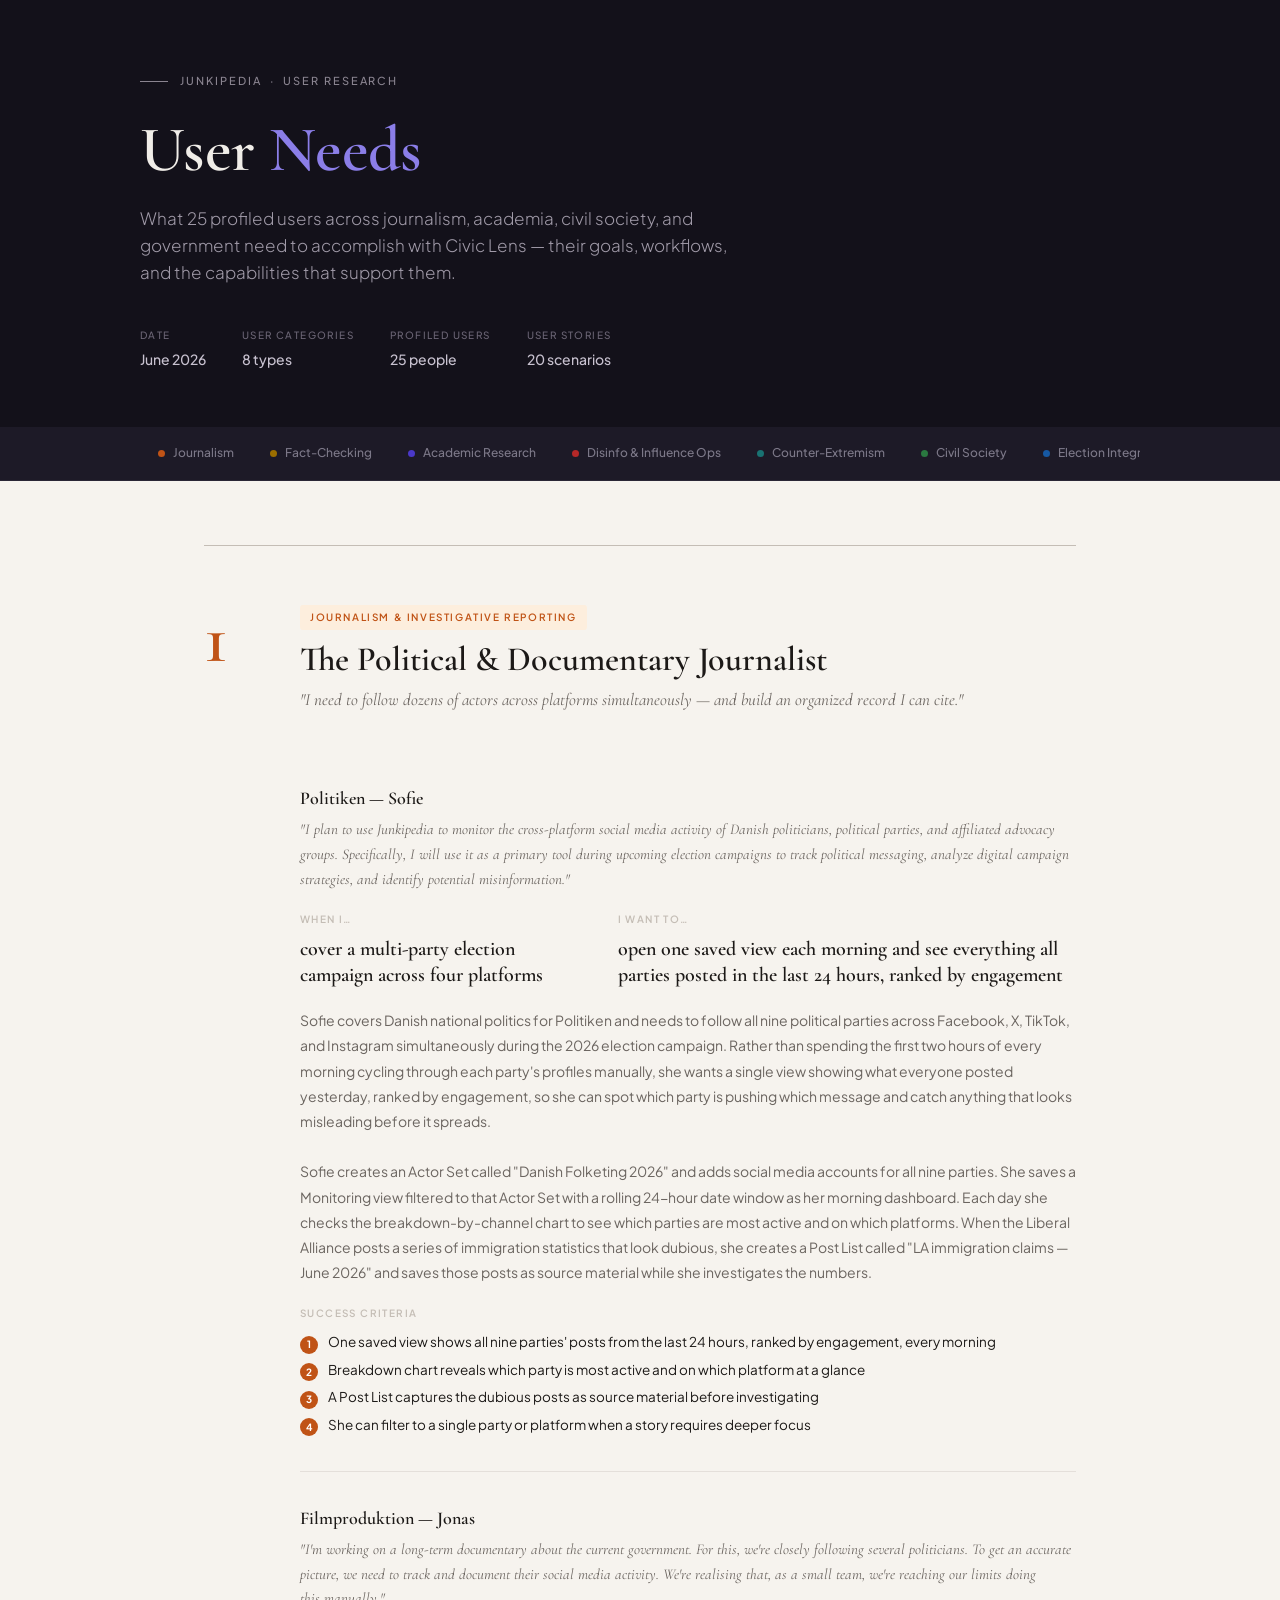
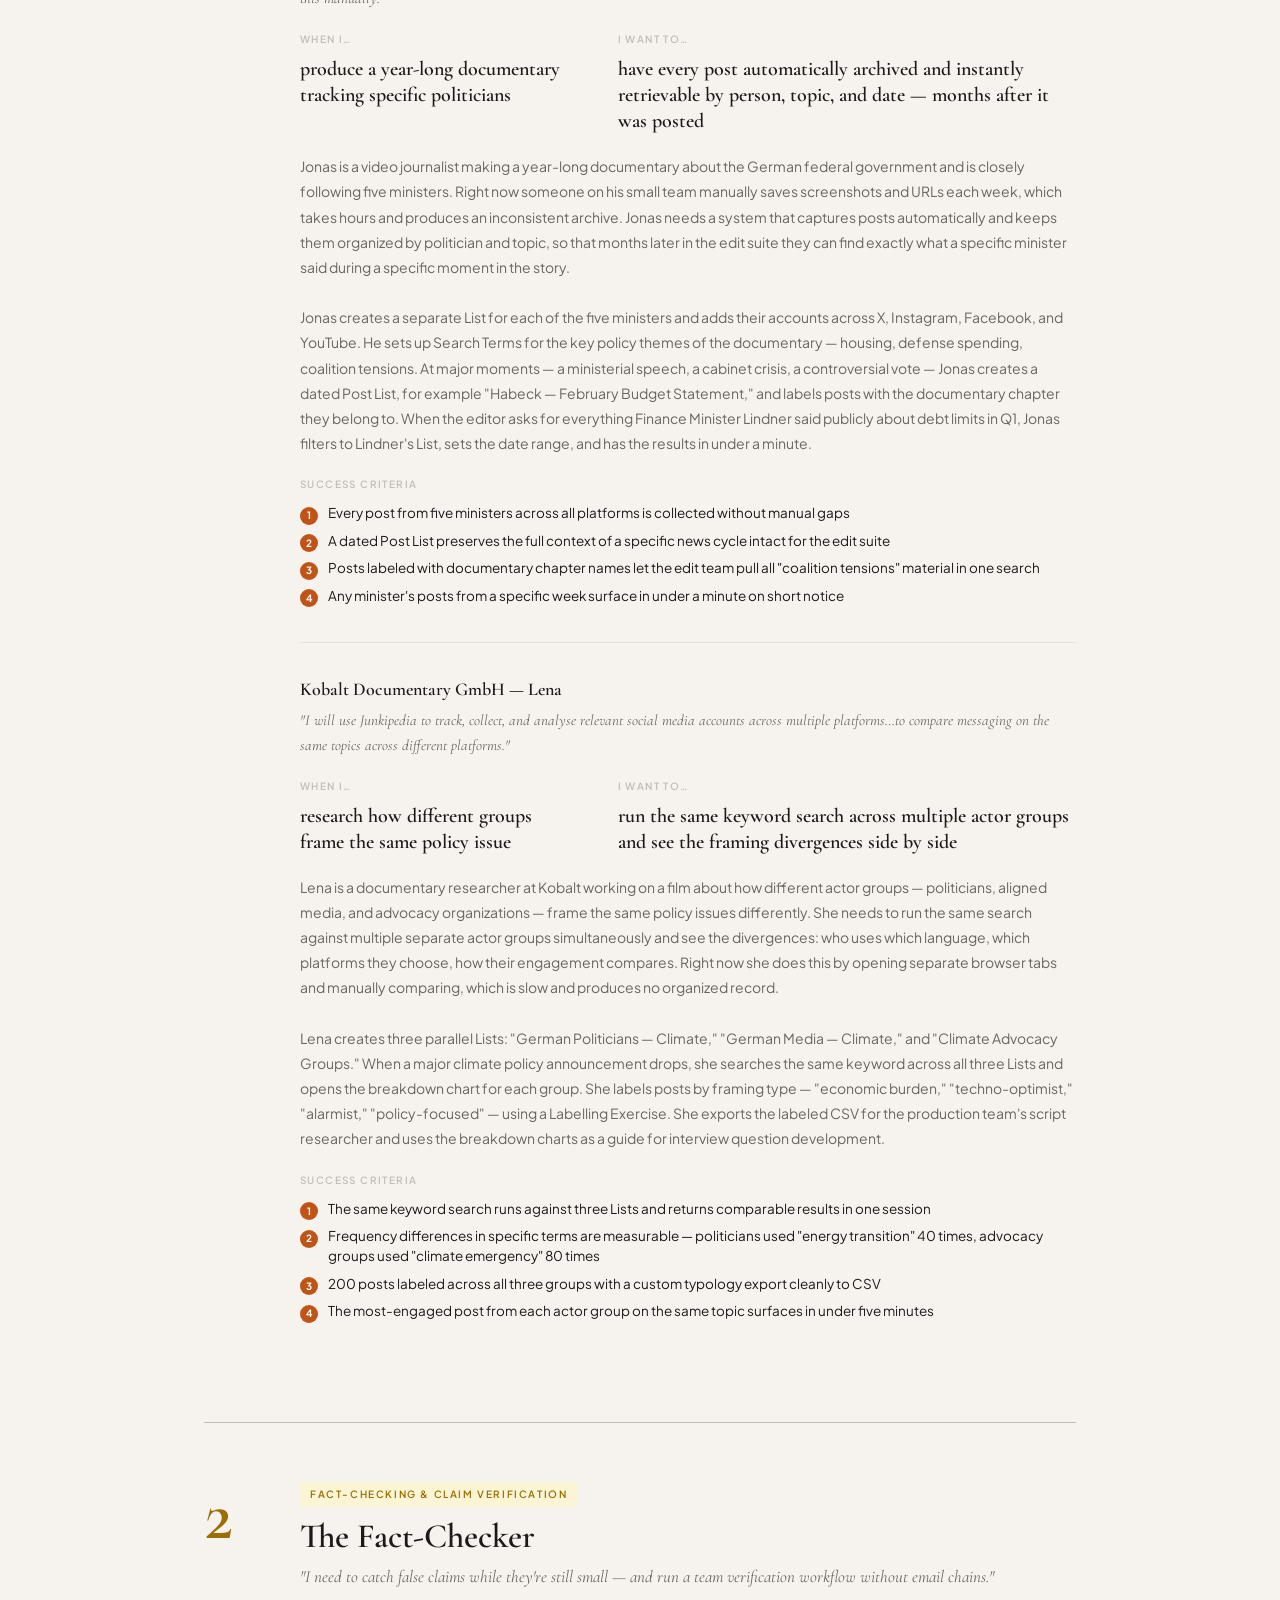
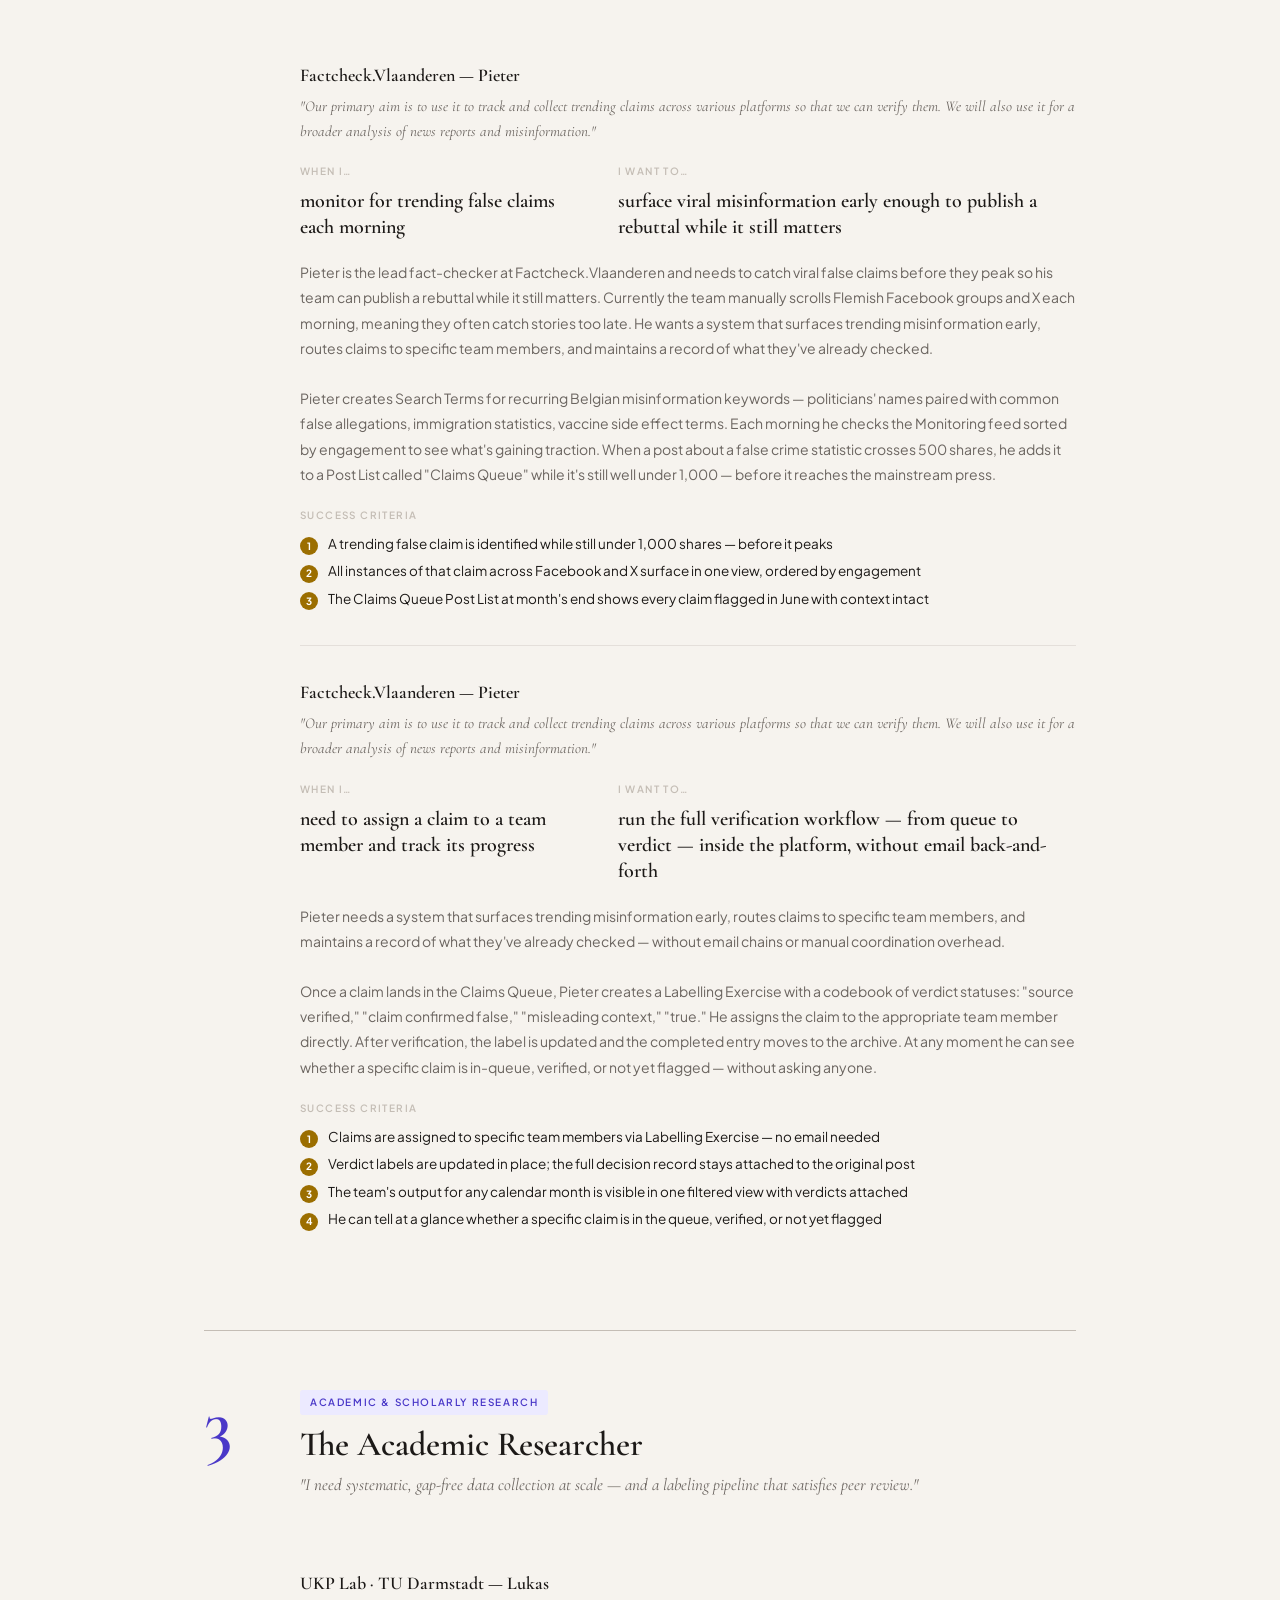
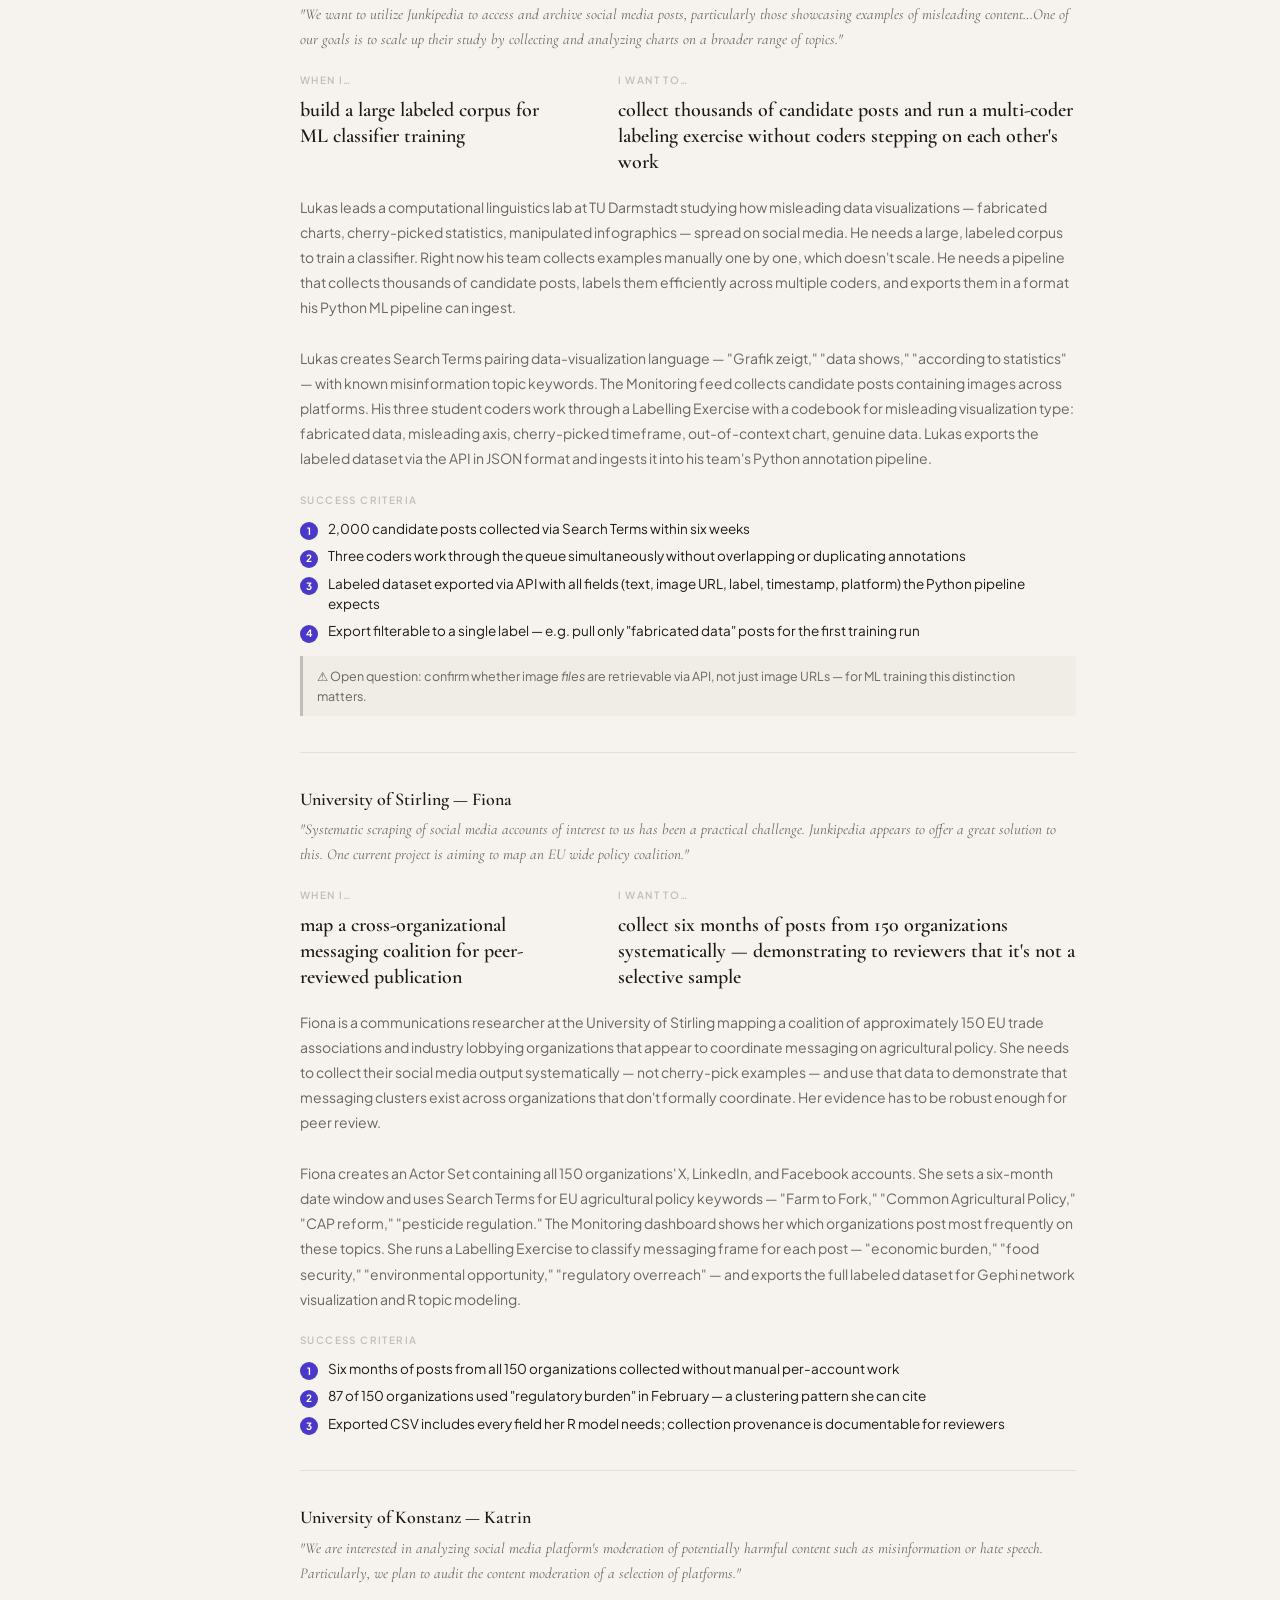
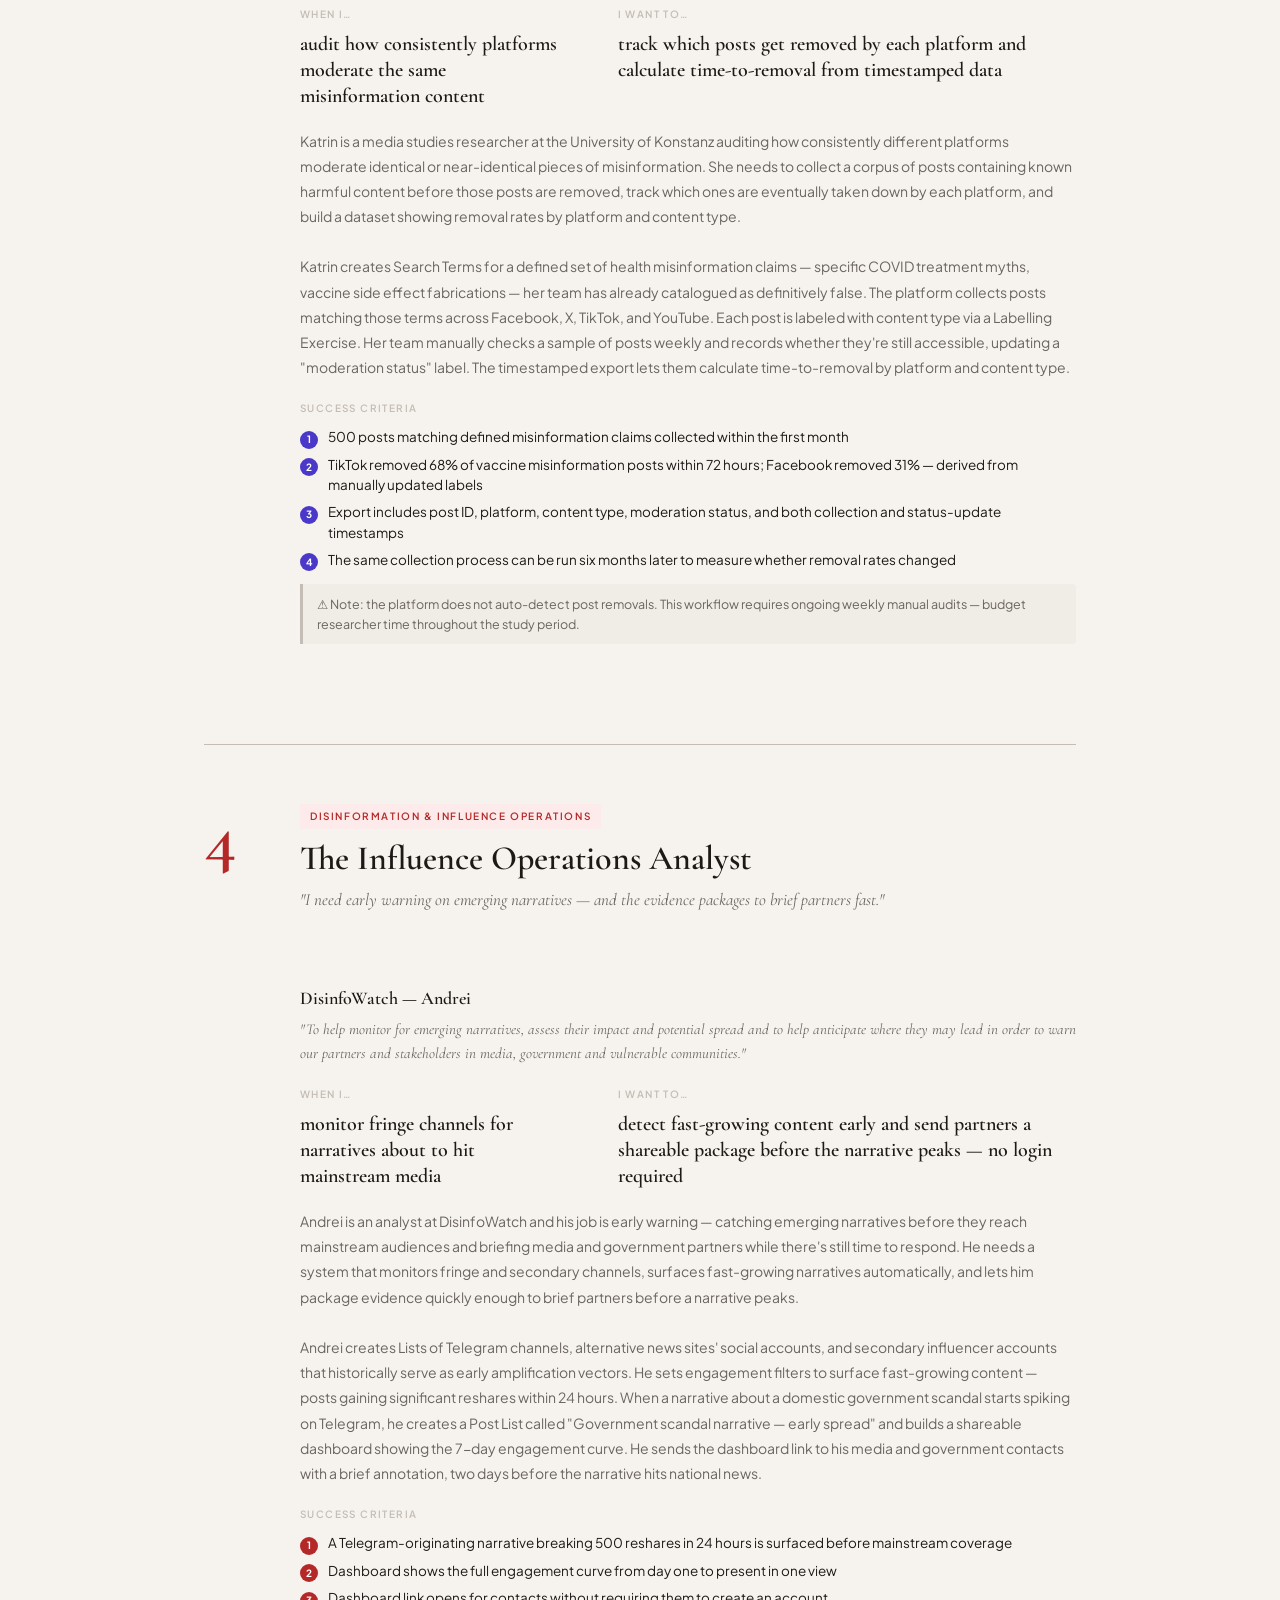
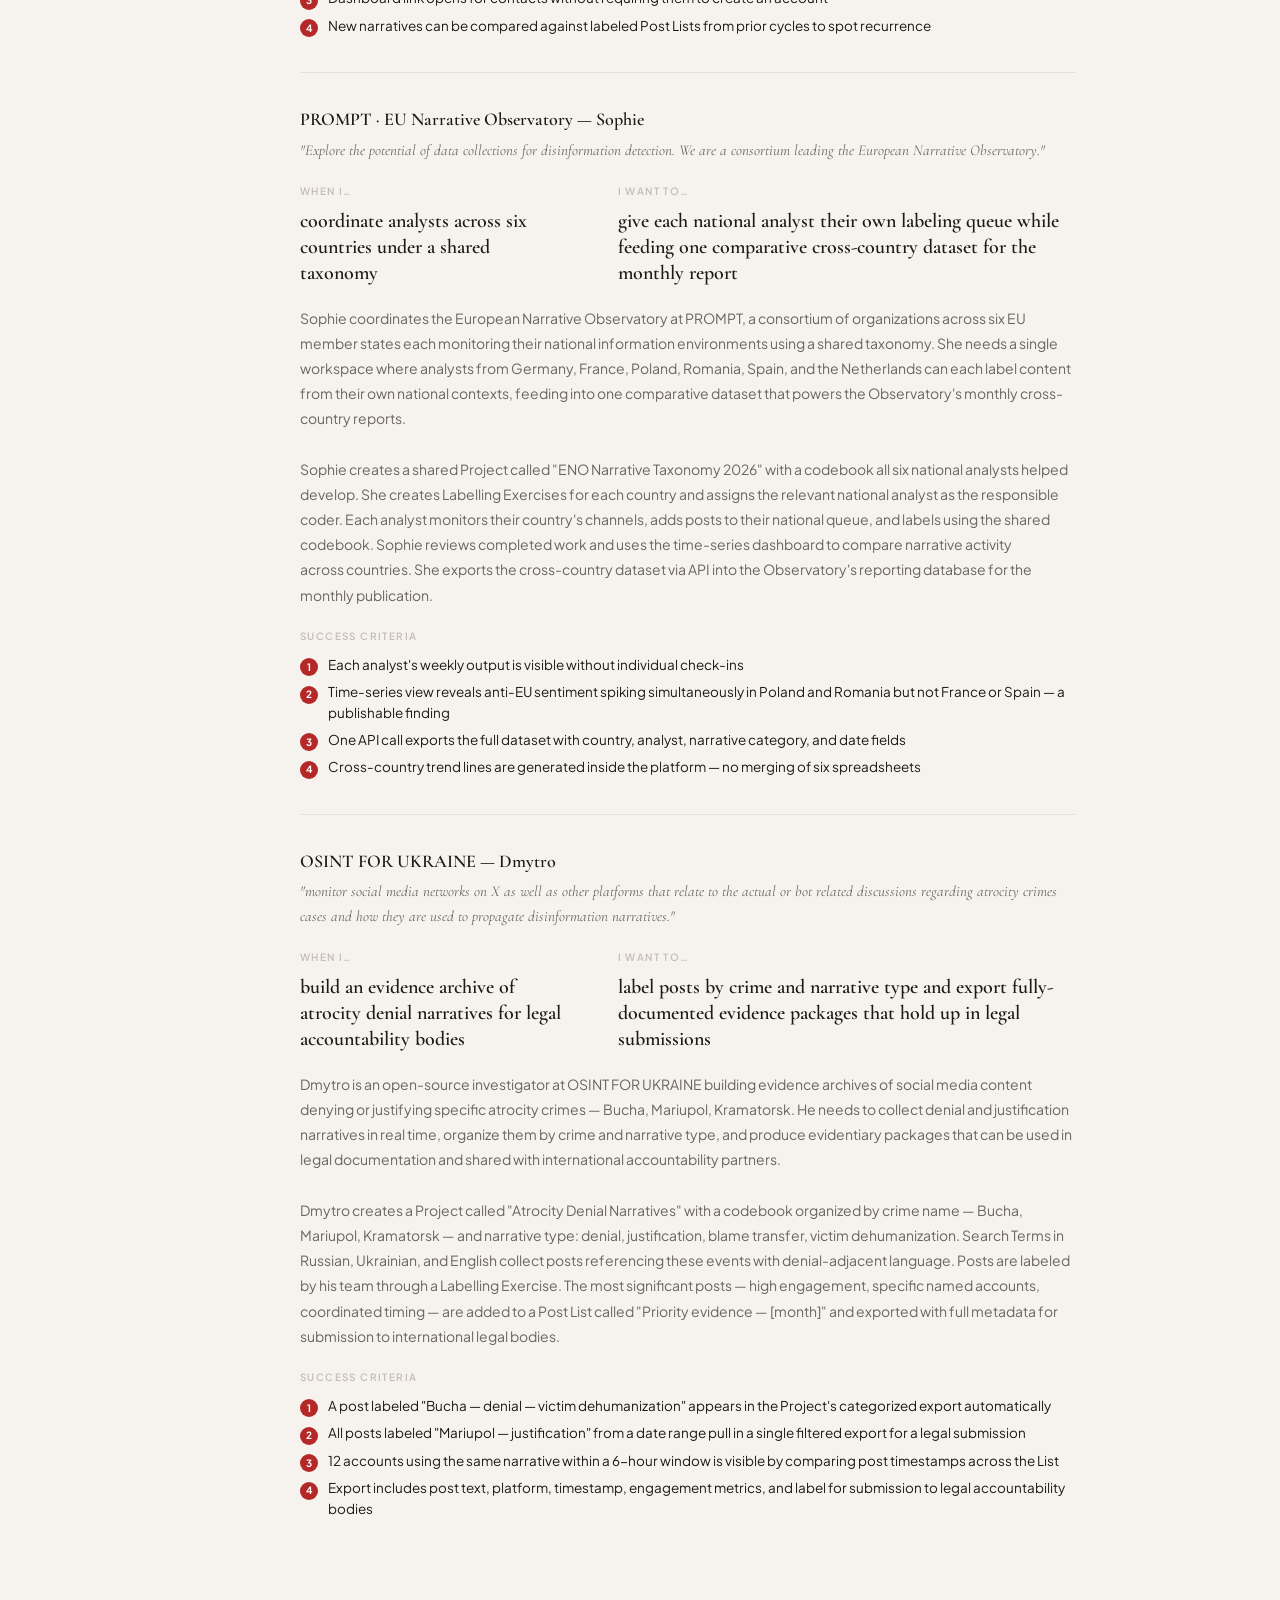
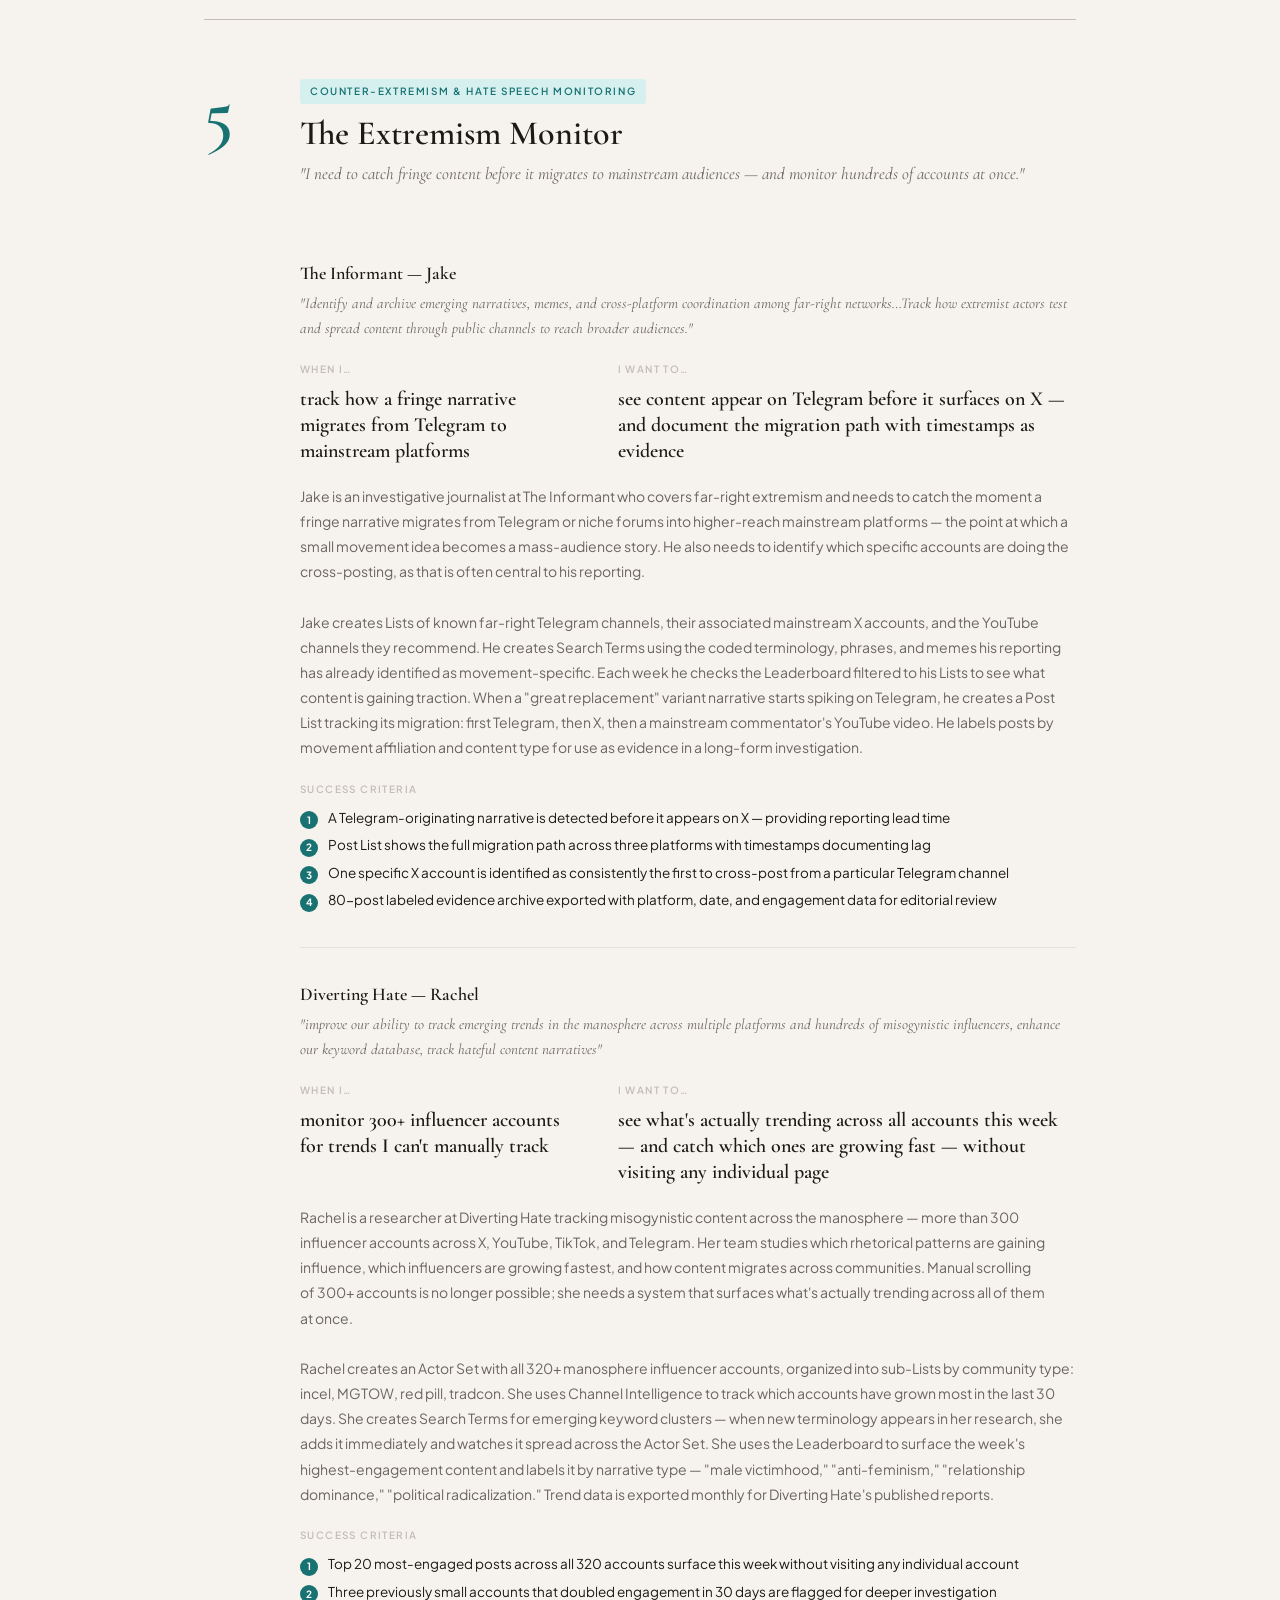
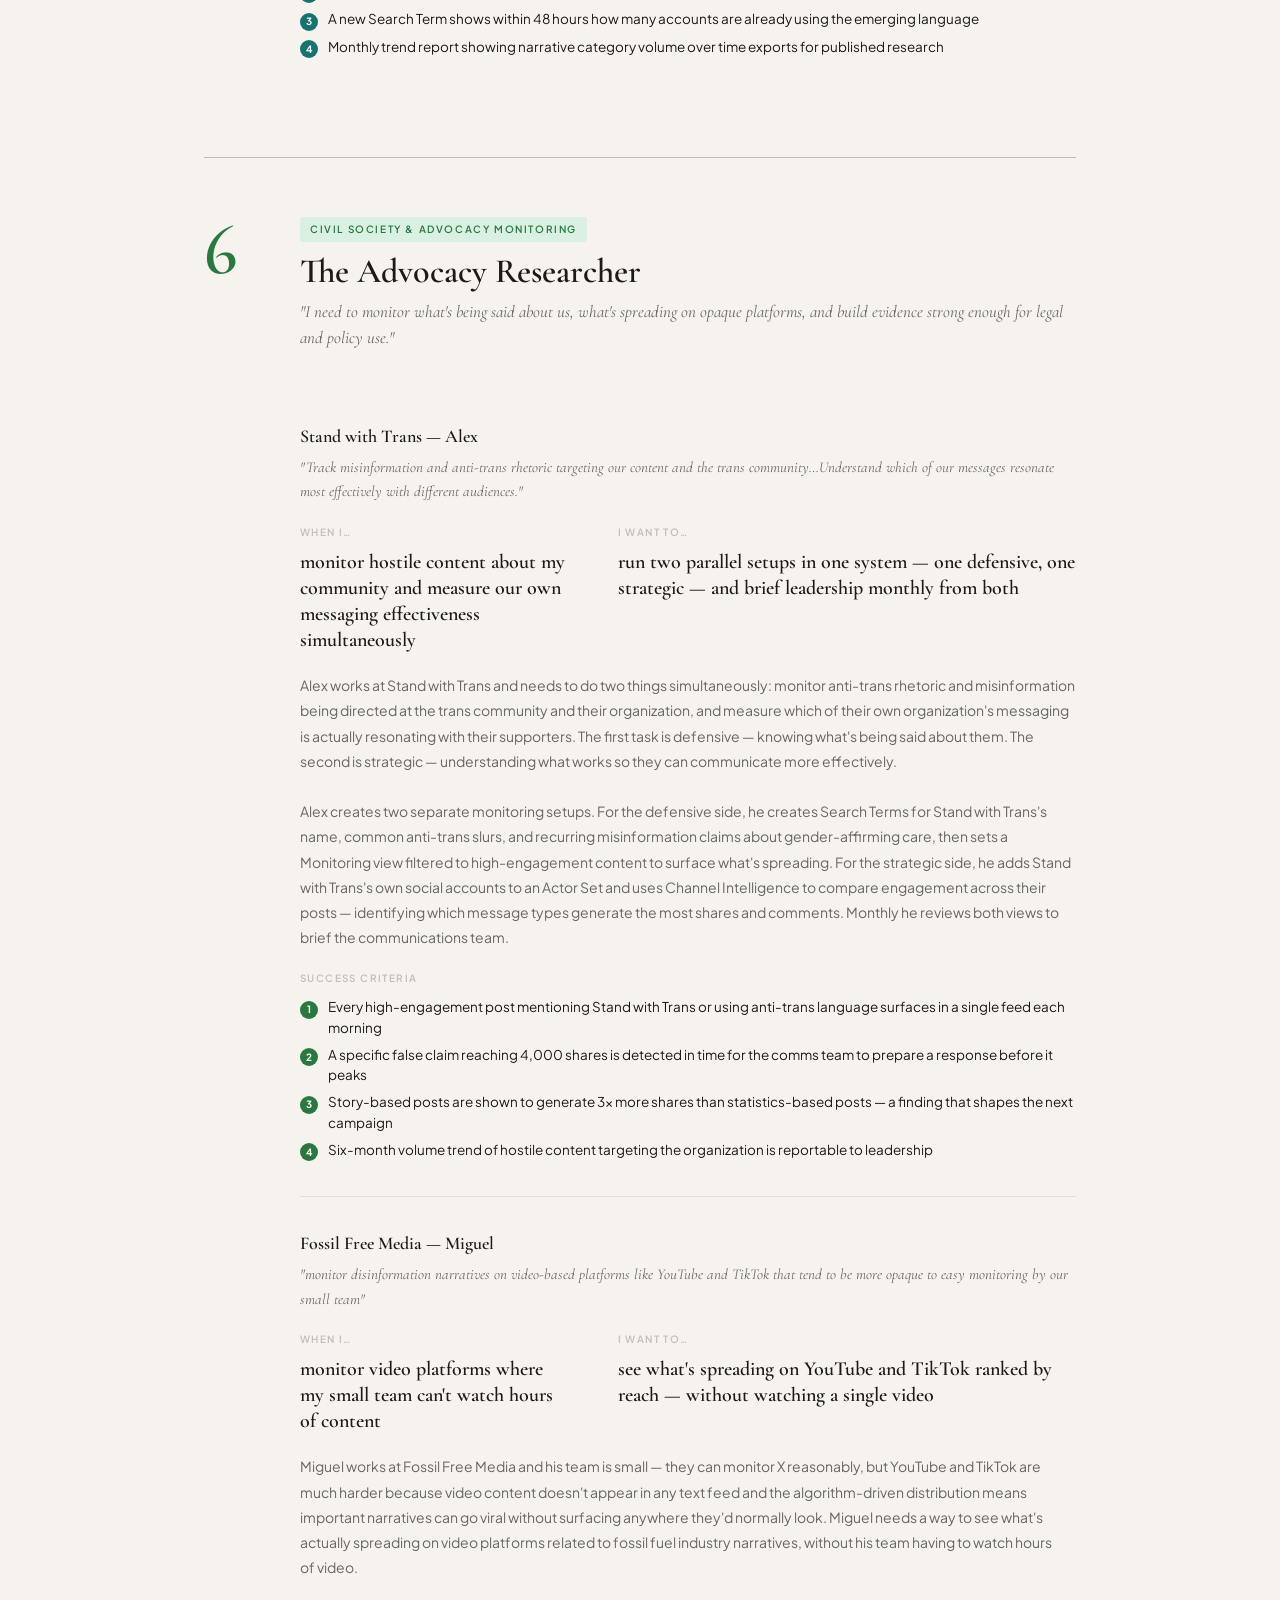
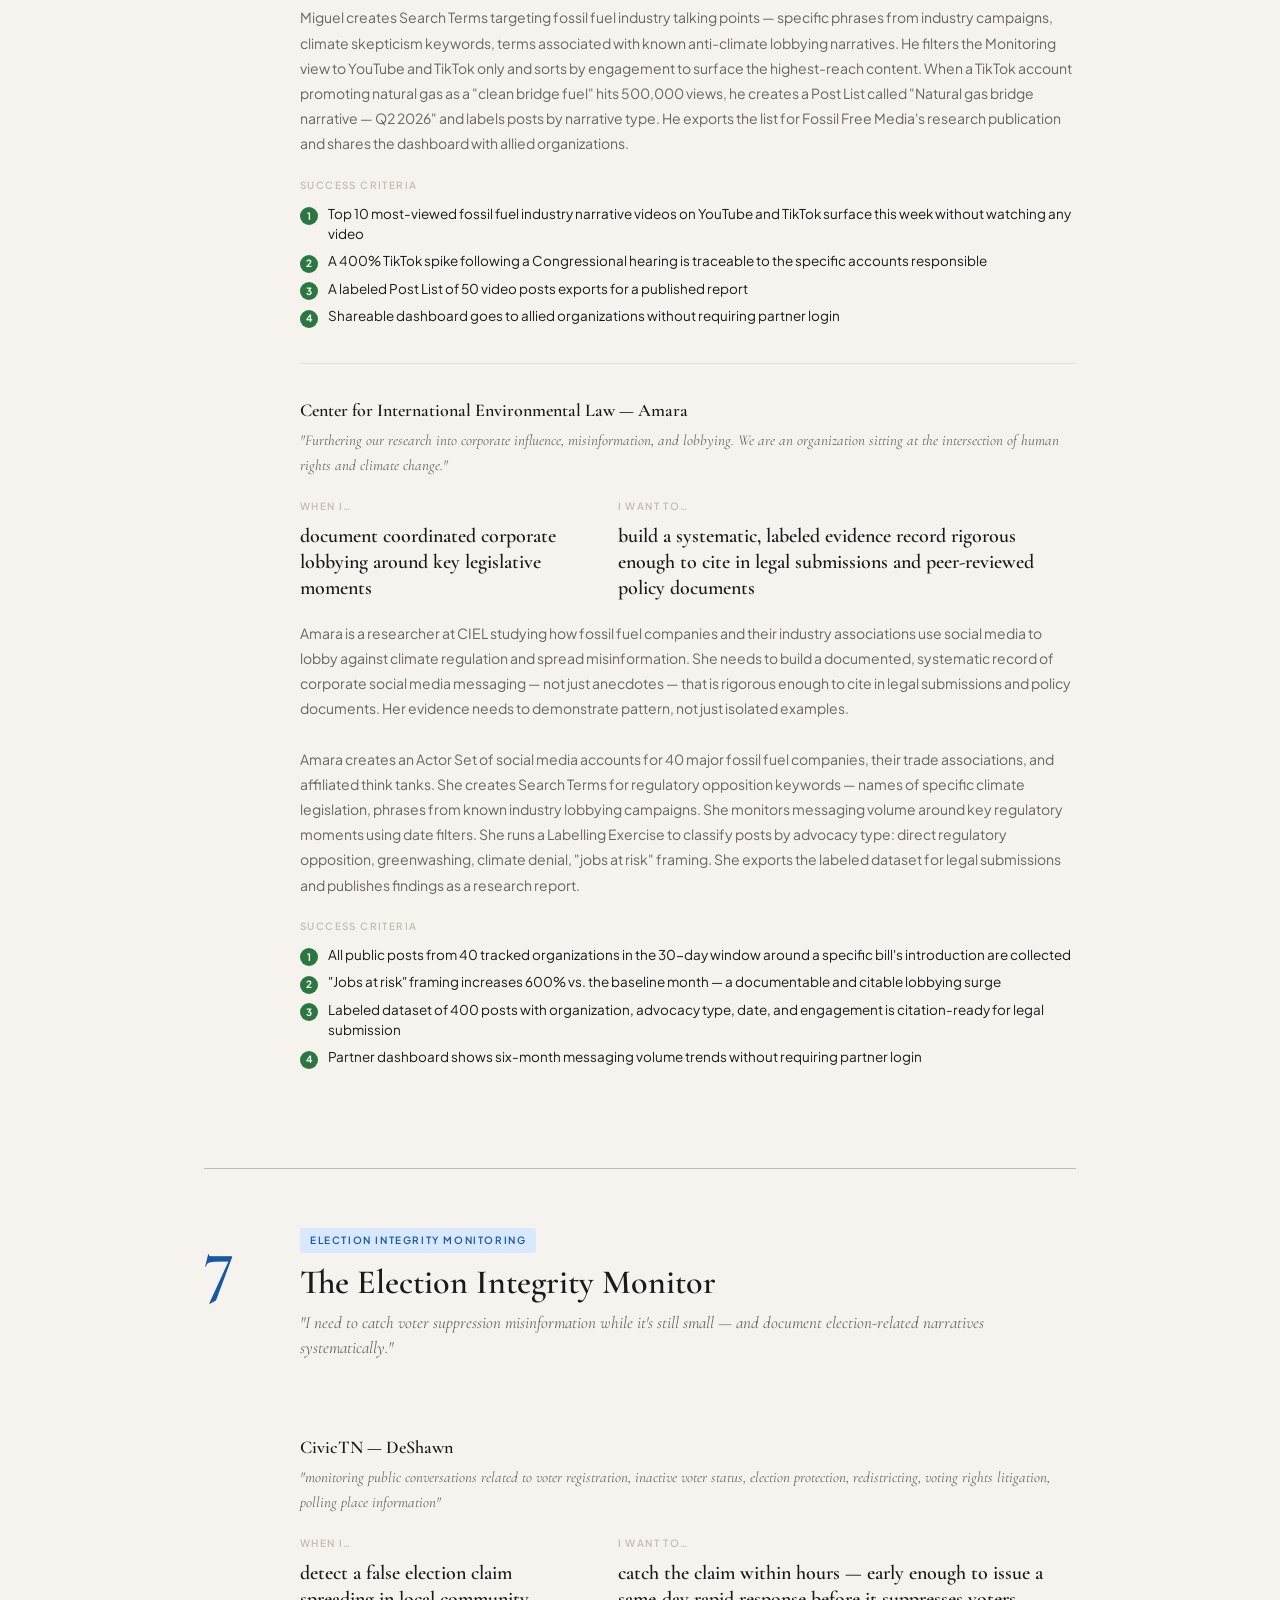
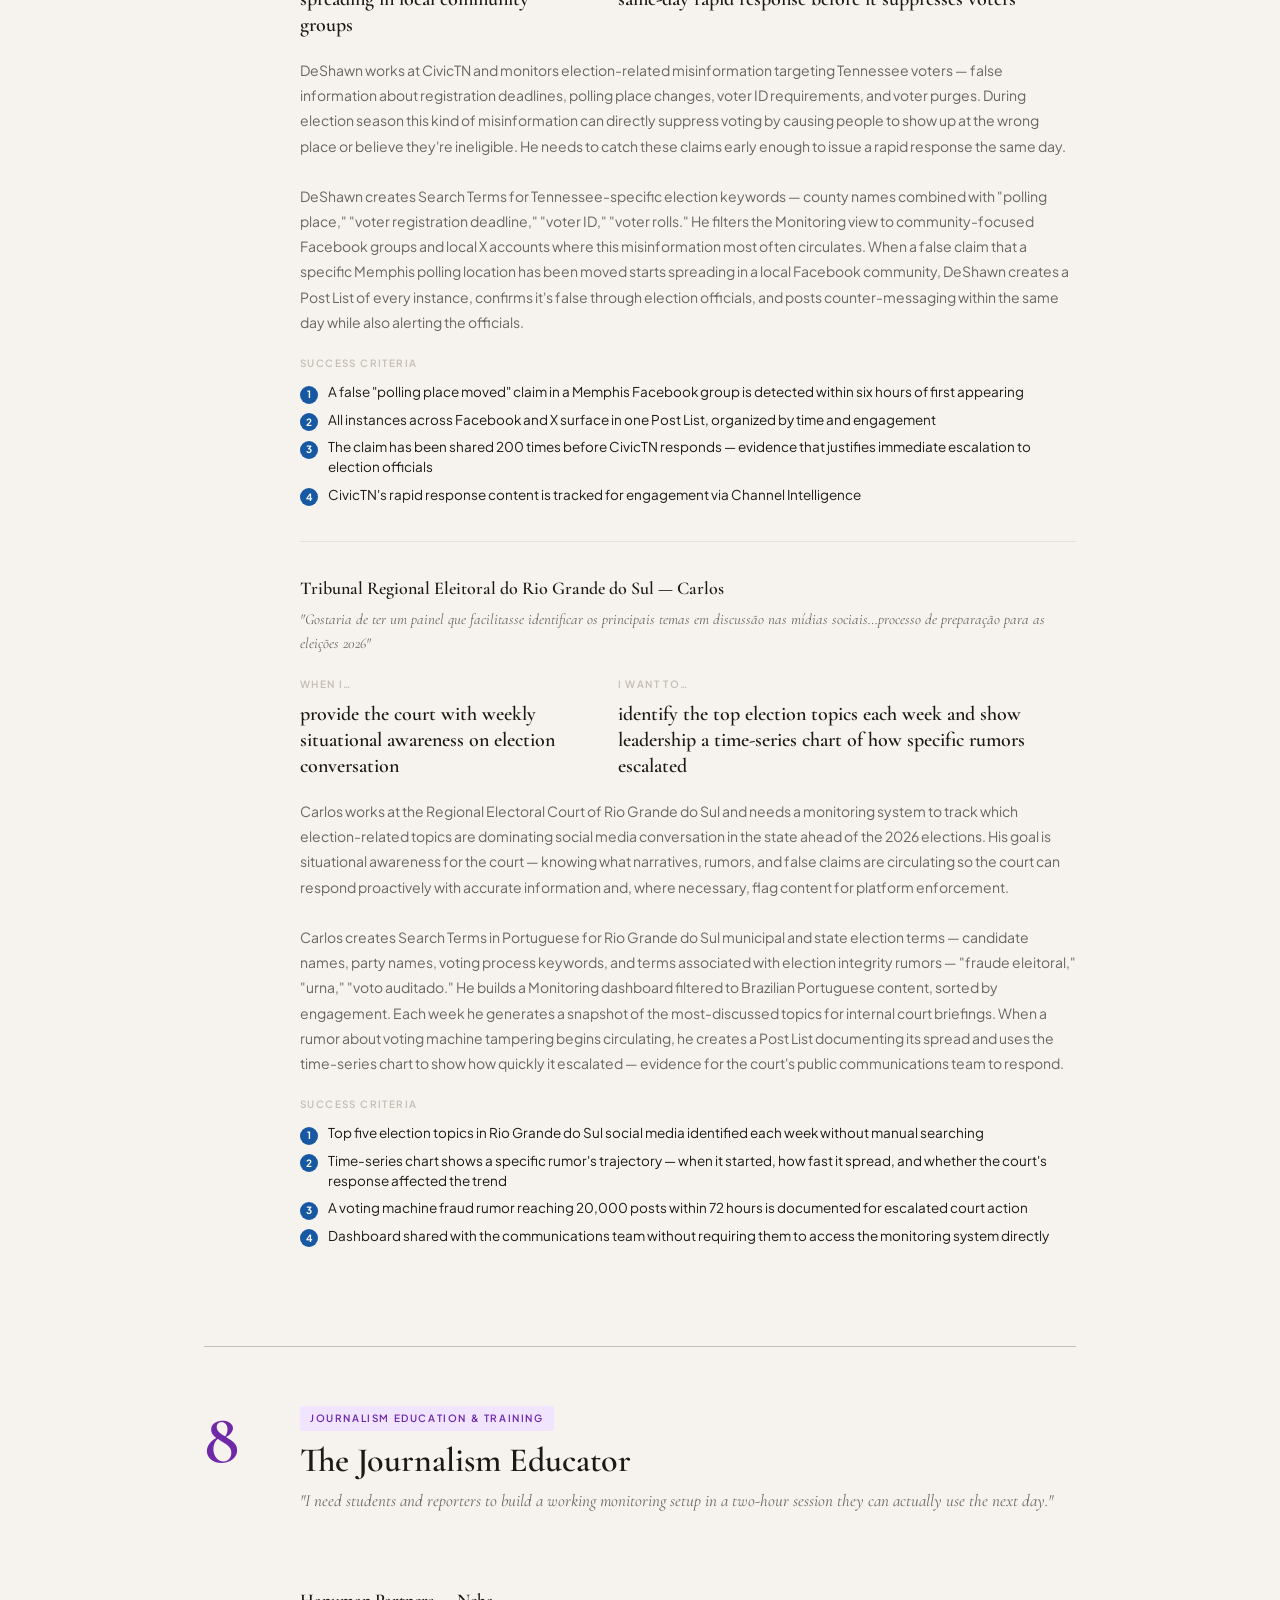
<file: Junkipedia User Needs.html>
<!DOCTYPE html>
<html lang="en">
<head>
  <meta charset="UTF-8">
  <meta name="viewport" content="width=device-width, initial-scale=1.0">
  <title>Junkipedia — User Needs</title>
  <link rel="preconnect" href="https://fonts.googleapis.com">
  <link rel="preconnect" href="https://fonts.gstatic.com" crossorigin>
  <link href="https://fonts.googleapis.com/css2?family=Cormorant+Garamond:ital,wght@0,400;0,500;0,600;0,700;1,400;1,500&family=Plus+Jakarta+Sans:wght@300;400;500;600&display=swap" rel="stylesheet">
  <style>
    *, *::before, *::after { box-sizing: border-box; margin: 0; padding: 0; }

    :root {
      --paper: #F6F3EE;
      --ink: #1C1917;
      --ink-muted: #6B6560;
      --ink-faint: #C4BDB5;
      --rule: #E4DFDA;
      --header-bg: #13111A;
      --header-text: #F0EDE8;

      --c1: #C05316; --c2: #9B6E00; --c3: #4A38C8; --c4: #B52828;
      --c5: #197272; --c6: #2A7840; --c7: #1658A2; --c8: #6E28A8;

      --c1-bg: #FDEEDD; --c2-bg: #FBF5D6; --c3-bg: #ECEAFF; --c4-bg: #FDEAEA;
      --c5-bg: #D6F0F0; --c6-bg: #DAF0E2; --c7-bg: #D8E8FF; --c8-bg: #F0E4FF;

      --serif: 'Cormorant Garamond', Georgia, serif;
      --sans: 'Plus Jakarta Sans', system-ui, sans-serif;
    }

    html { scroll-behavior: smooth; }
    body { background: var(--paper); color: var(--ink); font-family: var(--sans); font-size: 15px; line-height: 1.7; -webkit-font-smoothing: antialiased; }

    /* ── HEADER ── */
    .doc-header { background: var(--header-bg); color: var(--header-text); padding: 72px 64px 56px; }
    .doc-header-inner { max-width: 1000px; margin: 0 auto; }
    .doc-label { font-size: 11px; font-weight: 500; letter-spacing: 0.18em; text-transform: uppercase; color: #8A8490; margin-bottom: 24px; display: flex; align-items: center; gap: 12px; }
    .doc-label::before { content: ''; display: inline-block; width: 28px; height: 1px; background: #8A8490; }
    .doc-header h1 { font-family: var(--serif); font-size: clamp(40px, 5vw, 64px); font-weight: 600; line-height: 1.1; letter-spacing: -0.01em; color: #F0EDE8; margin-bottom: 20px; }
    .doc-header h1 span { color: #8B7EE8; }
    .doc-header .subtitle { font-size: 17px; font-weight: 300; color: #A09AA8; max-width: 600px; line-height: 1.6; margin-bottom: 40px; text-wrap: pretty; }
    .doc-meta { display: flex; gap: 36px; flex-wrap: wrap; }
    .meta-item { display: flex; flex-direction: column; gap: 4px; }
    .meta-item .meta-label { font-size: 10px; font-weight: 500; letter-spacing: 0.14em; text-transform: uppercase; color: #6B6575; }
    .meta-item .meta-value { font-size: 14px; font-weight: 500; color: #C8C2D0; }

    /* ── PERSONA NAV ── */
    .persona-nav { background: #1D1A27; padding: 0 64px; border-bottom: 1px solid #2A2636; position: sticky; top: 0; z-index: 10; }
    .persona-nav-inner { max-width: 1000px; margin: 0 auto; display: flex; overflow-x: auto; gap: 0; scrollbar-width: none; }
    .persona-nav-inner::-webkit-scrollbar { display: none; }
    .persona-nav a { display: flex; align-items: center; gap: 8px; padding: 16px 18px 14px; text-decoration: none; color: #7C7888; font-size: 12px; font-weight: 500; white-space: nowrap; border-bottom: 2px solid transparent; transition: color 0.2s, border-color 0.2s; }
    .persona-nav a:hover { color: #D0CCD8; }
    .pi-dot { width: 7px; height: 7px; border-radius: 50%; flex-shrink: 0; }
    .pi-1 { background: var(--c1); } .pi-2 { background: var(--c2); } .pi-3 { background: var(--c3); }
    .pi-4 { background: var(--c4); } .pi-5 { background: var(--c5); } .pi-6 { background: var(--c6); }
    .pi-7 { background: var(--c7); } .pi-8 { background: var(--c8); }

    /* ── BODY ── */
    .doc-body { max-width: 1000px; margin: 0 auto; padding: 0 64px 96px; }
    .section-rule { height: 1px; background: var(--ink-faint); margin: 64px 0 0; }

    /* ── PERSONA SECTION ── */
    .persona { padding: 56px 0 0; }
    .persona-header { display: grid; grid-template-columns: 72px 1fr; gap: 0 24px; align-items: start; margin-bottom: 40px; }
    .persona-number { font-family: var(--serif); font-size: 72px; font-weight: 600; line-height: 0.85; letter-spacing: -0.03em; padding-top: 6px; }
    .persona-1 .persona-number { color: var(--c1); } .persona-2 .persona-number { color: var(--c2); }
    .persona-3 .persona-number { color: var(--c3); } .persona-4 .persona-number { color: var(--c4); }
    .persona-5 .persona-number { color: var(--c5); } .persona-6 .persona-number { color: var(--c6); }
    .persona-7 .persona-number { color: var(--c7); } .persona-8 .persona-number { color: var(--c8); }

    .persona-role-tag { display: inline-block; font-size: 10px; font-weight: 600; letter-spacing: 0.16em; text-transform: uppercase; padding: 4px 10px; border-radius: 3px; margin-bottom: 10px; }
    .persona-1 .persona-role-tag { background: var(--c1-bg); color: var(--c1); }
    .persona-2 .persona-role-tag { background: var(--c2-bg); color: var(--c2); }
    .persona-3 .persona-role-tag { background: var(--c3-bg); color: var(--c3); }
    .persona-4 .persona-role-tag { background: var(--c4-bg); color: var(--c4); }
    .persona-5 .persona-role-tag { background: var(--c5-bg); color: var(--c5); }
    .persona-6 .persona-role-tag { background: var(--c6-bg); color: var(--c6); }
    .persona-7 .persona-role-tag { background: var(--c7-bg); color: var(--c7); }
    .persona-8 .persona-role-tag { background: var(--c8-bg); color: var(--c8); }

    .persona-name { font-family: var(--serif); font-size: clamp(24px, 3vw, 34px); font-weight: 600; line-height: 1.15; color: var(--ink); margin-bottom: 8px; }
    .persona-tagline { font-family: var(--serif); font-style: italic; font-size: 17px; color: var(--ink-muted); line-height: 1.5; }

    /* ── STORIES ── */
    .stories { display: flex; flex-direction: column; padding-left: 96px; margin-top: 28px; }

    /*
      Story grid layout:
      Row 1: .story-source  (spans both cols — no bottom rule)
      Row 2: .story-trigger (col 1)  |  .story-body (col 2, "I want to…" only)
      Row 3: .story-scenario (spans both cols)
      Row 4: .story-criteria-wrap (spans both cols)
    */
    .story {
      display: grid;
      grid-template-columns: 1fr 1.7fr;
      column-gap: 48px;
      row-gap: 20px;
      padding: 36px 0;
      border-bottom: 1px solid var(--rule);
    }
    .story:last-child { border-bottom: none; }

    /* Row 1 — source subhead, no trailing rule */
    .story-source { grid-column: 1 / -1; }
    .story-source-org { font-family: var(--serif); font-size: 18px; font-weight: 600; color: var(--ink); margin-bottom: 7px; line-height: 1.2; }
    .story-source-quote { font-family: var(--serif); font-style: italic; font-size: 15px; color: var(--ink-muted); line-height: 1.65; text-wrap: pretty; }

    /* Row 2 — trigger + desire (auto-placed) */
    .story-trigger { align-self: start; }
    .story-body { align-self: start; }

    .story-when { font-size: 10px; font-weight: 600; letter-spacing: 0.14em; text-transform: uppercase; color: var(--ink-faint); margin-bottom: 8px; }
    .story-goal { font-family: var(--serif); font-size: 20px; font-weight: 600; line-height: 1.3; color: var(--ink); }

    .story-want-label { font-size: 10px; font-weight: 600; letter-spacing: 0.14em; text-transform: uppercase; color: var(--ink-faint); margin-bottom: 8px; }
    /* desire matches story-goal in font */
    .story-desire { font-family: var(--serif); font-size: 20px; font-weight: 600; color: var(--ink); line-height: 1.3; }

    /* Row 3 — scenario, full width */
    .story-scenario { grid-column: 1 / -1; font-size: 14px; color: var(--ink-muted); line-height: 1.8; text-wrap: pretty; }

    /* Row 4 — criteria, full width */
    .story-criteria-wrap { grid-column: 1 / -1; }
    .story-criteria-label { font-size: 10px; font-weight: 600; letter-spacing: 0.14em; text-transform: uppercase; color: var(--ink-faint); margin-bottom: 10px; }
    .story-criteria { list-style: none; counter-reset: criteria; display: flex; flex-direction: column; gap: 7px; }
    .story-criteria li { counter-increment: criteria; display: flex; gap: 10px; font-size: 13.5px; color: var(--ink); line-height: 1.5; align-items: baseline; }
    .story-criteria li::before { content: counter(criteria); font-size: 10px; font-weight: 700; min-width: 18px; height: 18px; border-radius: 50%; color: white; display: inline-flex; align-items: center; justify-content: center; flex-shrink: 0; position: relative; top: 1px; }
    .persona-1 .story-criteria li::before { background: var(--c1); }
    .persona-2 .story-criteria li::before { background: var(--c2); }
    .persona-3 .story-criteria li::before { background: var(--c3); }
    .persona-4 .story-criteria li::before { background: var(--c4); }
    .persona-5 .story-criteria li::before { background: var(--c5); }
    .persona-6 .story-criteria li::before { background: var(--c6); }
    .persona-7 .story-criteria li::before { background: var(--c7); }
    .persona-8 .story-criteria li::before { background: var(--c8); }

    .story-note { font-size: 12.5px; color: var(--ink-muted); background: #F0ECE6; border-left: 3px solid var(--ink-faint); padding: 10px 14px; border-radius: 0 4px 4px 0; margin-top: 14px; line-height: 1.6; }

    /* ── FOOTER ── */
    .doc-footer { background: var(--header-bg); color: #5A5565; padding: 32px 64px; font-size: 12px; font-weight: 500; letter-spacing: 0.04em; margin-top: 80px; }
    .doc-footer-inner { max-width: 1000px; margin: 0 auto; display: flex; justify-content: space-between; align-items: center; gap: 16px; flex-wrap: wrap; }

    @media (max-width: 760px) {
      .doc-header { padding: 48px 24px 40px; }
      .persona-nav { padding: 0 16px; }
      .doc-body { padding: 0 24px 64px; }
      .stories { padding-left: 0; }
      .persona-header { grid-template-columns: 52px 1fr; }
      .persona-number { font-size: 52px; }
      .story { grid-template-columns: 1fr; }
      .doc-footer { padding: 24px; }
    }
  </style>
</head>
<body>

<header class="doc-header">
  <div class="doc-header-inner">
    <div class="doc-label">Junkipedia &nbsp;·&nbsp; User Research</div>
    <h1>User <span>Needs</span></h1>
    <p class="subtitle" data-comment-anchor="3c91ed9c97-p">What 25 profiled users across journalism, academia, civil society, and government need to accomplish with Civic Lens — their goals, workflows, and the capabilities that support them.</p>
    <div class="doc-meta">
      <div class="meta-item"><span class="meta-label">Date</span><span class="meta-value">June 2026</span></div>
      <div class="meta-item"><span class="meta-label">User Categories</span><span class="meta-value">8 types</span></div>
      <div class="meta-item"><span class="meta-label">Profiled Users</span><span class="meta-value">25 people</span></div>
      <div class="meta-item"><span class="meta-label">User Stories</span><span class="meta-value">20 scenarios</span></div>
    </div>
  </div>
</header>

<nav class="persona-nav">
  <div class="persona-nav-inner">
    <a href="#p1"><span class="pi-dot pi-1"></span>Journalism</a>
    <a href="#p2"><span class="pi-dot pi-2"></span>Fact-Checking</a>
    <a href="#p3"><span class="pi-dot pi-3"></span>Academic Research</a>
    <a href="#p4"><span class="pi-dot pi-4"></span>Disinfo &amp; Influence Ops</a>
    <a href="#p5"><span class="pi-dot pi-5"></span>Counter-Extremism</a>
    <a href="#p6"><span class="pi-dot pi-6"></span>Civil Society</a>
    <a href="#p7"><span class="pi-dot pi-7"></span>Election Integrity</a>
    <a href="#p8"><span class="pi-dot pi-8"></span>Education &amp; Training</a>
  </div>
</nav>

<main class="doc-body">

  <!-- ── 1. JOURNALISM ── -->
  <div class="section-rule"></div>
  <section class="persona persona-1" id="p1">
    <div class="persona-header">
      <div class="persona-number">1</div>
      <div class="persona-title-block">
        <span class="persona-role-tag">Journalism &amp; Investigative Reporting</span>
        <h2 class="persona-name">The Political &amp; Documentary Journalist</h2>
        <p class="persona-tagline">"I need to follow dozens of actors across platforms simultaneously — and build an organized record I can cite."</p>
      </div>
    </div>
    <div class="stories">

      <div class="story" data-comment-anchor="d6feb9bd81-div">
        <div class="story-source">
          <div class="story-source-org">Politiken — Sofie</div>
          <p class="story-source-quote">"I plan to use Junkipedia to monitor the cross-platform social media activity of Danish politicians, political parties, and affiliated advocacy groups. Specifically, I will use it as a primary tool during upcoming election campaigns to track political messaging, analyze digital campaign strategies, and identify potential misinformation."</p>
        </div>
        <div class="story-trigger">
          <div class="story-when">When I…</div>
          <div class="story-goal">cover a multi-party election campaign across four platforms</div>
        </div>
        <div class="story-body">
          <div class="story-want-label">I want to…</div>
          <div class="story-desire" data-comment-anchor="8a4c6daad5-div">open one saved view each morning and see everything all parties posted in the last 24 hours, ranked by engagement</div>
        </div>
        <p class="story-scenario" data-comment-anchor="40326f5703-p">Sofie covers Danish national politics for Politiken and needs to follow all nine political parties across Facebook, X, TikTok, and Instagram simultaneously during the 2026 election campaign. Rather than spending the first two hours of every morning cycling through each party's profiles manually, she wants a single view showing what everyone posted yesterday, ranked by engagement, so she can spot which party is pushing which message and catch anything that looks misleading before it spreads.<br><br>Sofie creates an Actor Set called "Danish Folketing 2026" and adds social media accounts for all nine parties. She saves a Monitoring view filtered to that Actor Set with a rolling 24-hour date window as her morning dashboard. Each day she checks the breakdown-by-channel chart to see which parties are most active and on which platforms. When the Liberal Alliance posts a series of immigration statistics that look dubious, she creates a Post List called "LA immigration claims — June 2026" and saves those posts as source material while she investigates the numbers.</p>
        <div class="story-criteria-wrap">
          <div class="story-criteria-label">Success criteria</div>
          <ol class="story-criteria">
            <li>One saved view shows all nine parties' posts from the last 24 hours, ranked by engagement, every morning</li>
            <li>Breakdown chart reveals which party is most active and on which platform at a glance</li>
            <li>A Post List captures the dubious posts as source material before investigating</li>
            <li>She can filter to a single party or platform when a story requires deeper focus</li>
          </ol>
        </div>
      </div>

      <div class="story" data-comment-anchor="51ab886ab1-div">
        <div class="story-source">
          <div class="story-source-org">Filmproduktion — Jonas</div>
          <p class="story-source-quote">"I'm working on a long-term documentary about the current government. For this, we're closely following several politicians. To get an accurate picture, we need to track and document their social media activity. We're realising that, as a small team, we're reaching our limits doing this manually."</p>
        </div>
        <div class="story-trigger">
          <div class="story-when">When I…</div>
          <div class="story-goal">produce a year-long documentary tracking specific politicians</div>
        </div>
        <div class="story-body">
          <div class="story-want-label">I want to…</div>
          <div class="story-desire">have every post automatically archived and instantly retrievable by person, topic, and date — months after it was posted</div>
        </div>
        <p class="story-scenario">Jonas is a video journalist making a year-long documentary about the German federal government and is closely following five ministers. Right now someone on his small team manually saves screenshots and URLs each week, which takes hours and produces an inconsistent archive. Jonas needs a system that captures posts automatically and keeps them organized by politician and topic, so that months later in the edit suite they can find exactly what a specific minister said during a specific moment in the story.<br><br>Jonas creates a separate List for each of the five ministers and adds their accounts across X, Instagram, Facebook, and YouTube. He sets up Search Terms for the key policy themes of the documentary — housing, defense spending, coalition tensions. At major moments — a ministerial speech, a cabinet crisis, a controversial vote — Jonas creates a dated Post List, for example "Habeck — February Budget Statement," and labels posts with the documentary chapter they belong to. When the editor asks for everything Finance Minister Lindner said publicly about debt limits in Q1, Jonas filters to Lindner's List, sets the date range, and has the results in under a minute.</p>
        <div class="story-criteria-wrap">
          <div class="story-criteria-label">Success criteria</div>
          <ol class="story-criteria">
            <li>Every post from five ministers across all platforms is collected without manual gaps</li>
            <li>A dated Post List preserves the full context of a specific news cycle intact for the edit suite</li>
            <li>Posts labeled with documentary chapter names let the edit team pull all "coalition tensions" material in one search</li>
            <li>Any minister's posts from a specific week surface in under a minute on short notice</li>
          </ol>
        </div>
      </div>

      <div class="story">
        <div class="story-source">
          <div class="story-source-org">Kobalt Documentary GmbH — Lena</div>
          <p class="story-source-quote">"I will use Junkipedia to track, collect, and analyse relevant social media accounts across multiple platforms…to compare messaging on the same topics across different platforms."</p>
        </div>
        <div class="story-trigger">
          <div class="story-when">When I…</div>
          <div class="story-goal">research how different groups frame the same policy issue</div>
        </div>
        <div class="story-body">
          <div class="story-want-label">I want to…</div>
          <div class="story-desire">run the same keyword search across multiple actor groups and see the framing divergences side by side</div>
        </div>
        <p class="story-scenario">Lena is a documentary researcher at Kobalt working on a film about how different actor groups — politicians, aligned media, and advocacy organizations — frame the same policy issues differently. She needs to run the same search against multiple separate actor groups simultaneously and see the divergences: who uses which language, which platforms they choose, how their engagement compares. Right now she does this by opening separate browser tabs and manually comparing, which is slow and produces no organized record.<br><br>Lena creates three parallel Lists: "German Politicians — Climate," "German Media — Climate," and "Climate Advocacy Groups." When a major climate policy announcement drops, she searches the same keyword across all three Lists and opens the breakdown chart for each group. She labels posts by framing type — "economic burden," "techno-optimist," "alarmist," "policy-focused" — using a Labelling Exercise. She exports the labeled CSV for the production team's script researcher and uses the breakdown charts as a guide for interview question development.</p>
        <div class="story-criteria-wrap">
          <div class="story-criteria-label">Success criteria</div>
          <ol class="story-criteria">
            <li>The same keyword search runs against three Lists and returns comparable results in one session</li>
            <li>Frequency differences in specific terms are measurable — politicians used "energy transition" 40 times, advocacy groups used "climate emergency" 80 times</li>
            <li>200 posts labeled across all three groups with a custom typology export cleanly to CSV</li>
            <li>The most-engaged post from each actor group on the same topic surfaces in under five minutes</li>
          </ol>
        </div>
      </div>

    </div>
  </section>

  <!-- ── 2. FACT-CHECKING ── -->
  <div class="section-rule"></div>
  <section class="persona persona-2" id="p2">
    <div class="persona-header">
      <div class="persona-number">2</div>
      <div class="persona-title-block">
        <span class="persona-role-tag">Fact-Checking &amp; Claim Verification</span>
        <h2 class="persona-name">The Fact-Checker</h2>
        <p class="persona-tagline">"I need to catch false claims while they're still small — and run a team verification workflow without email chains."</p>
      </div>
    </div>
    <div class="stories">

      <div class="story">
        <div class="story-source">
          <div class="story-source-org">Factcheck.Vlaanderen — Pieter</div>
          <p class="story-source-quote">"Our primary aim is to use it to track and collect trending claims across various platforms so that we can verify them. We will also use it for a broader analysis of news reports and misinformation."</p>
        </div>
        <div class="story-trigger">
          <div class="story-when">When I…</div>
          <div class="story-goal">monitor for trending false claims each morning</div>
        </div>
        <div class="story-body">
          <div class="story-want-label">I want to…</div>
          <div class="story-desire">surface viral misinformation early enough to publish a rebuttal while it still matters</div>
        </div>
        <p class="story-scenario">Pieter is the lead fact-checker at Factcheck.Vlaanderen and needs to catch viral false claims before they peak so his team can publish a rebuttal while it still matters. Currently the team manually scrolls Flemish Facebook groups and X each morning, meaning they often catch stories too late. He wants a system that surfaces trending misinformation early, routes claims to specific team members, and maintains a record of what they've already checked.<br><br>Pieter creates Search Terms for recurring Belgian misinformation keywords — politicians' names paired with common false allegations, immigration statistics, vaccine side effect terms. Each morning he checks the Monitoring feed sorted by engagement to see what's gaining traction. When a post about a false crime statistic crosses 500 shares, he adds it to a Post List called "Claims Queue" while it's still well under 1,000 — before it reaches the mainstream press.</p>
        <div class="story-criteria-wrap">
          <div class="story-criteria-label">Success criteria</div>
          <ol class="story-criteria">
            <li>A trending false claim is identified while still under 1,000 shares — before it peaks</li>
            <li>All instances of that claim across Facebook and X surface in one view, ordered by engagement</li>
            <li>The Claims Queue Post List at month's end shows every claim flagged in June with context intact</li>
          </ol>
        </div>
      </div>

      <div class="story">
        <div class="story-source">
          <div class="story-source-org">Factcheck.Vlaanderen — Pieter</div>
          <p class="story-source-quote">"Our primary aim is to use it to track and collect trending claims across various platforms so that we can verify them. We will also use it for a broader analysis of news reports and misinformation."</p>
        </div>
        <div class="story-trigger">
          <div class="story-when">When I…</div>
          <div class="story-goal">need to assign a claim to a team member and track its progress</div>
        </div>
        <div class="story-body">
          <div class="story-want-label">I want to…</div>
          <div class="story-desire">run the full verification workflow — from queue to verdict — inside the platform, without email back-and-forth</div>
        </div>
        <p class="story-scenario">Pieter needs a system that surfaces trending misinformation early, routes claims to specific team members, and maintains a record of what they've already checked — without email chains or manual coordination overhead.<br><br>Once a claim lands in the Claims Queue, Pieter creates a Labelling Exercise with a codebook of verdict statuses: "source verified," "claim confirmed false," "misleading context," "true." He assigns the claim to the appropriate team member directly. After verification, the label is updated and the completed entry moves to the archive. At any moment he can see whether a specific claim is in-queue, verified, or not yet flagged — without asking anyone.</p>
        <div class="story-criteria-wrap">
          <div class="story-criteria-label">Success criteria</div>
          <ol class="story-criteria">
            <li>Claims are assigned to specific team members via Labelling Exercise — no email needed</li>
            <li>Verdict labels are updated in place; the full decision record stays attached to the original post</li>
            <li>The team's output for any calendar month is visible in one filtered view with verdicts attached</li>
            <li>He can tell at a glance whether a specific claim is in the queue, verified, or not yet flagged</li>
          </ol>
        </div>
      </div>

    </div>
  </section>

  <!-- ── 3. ACADEMIC ── -->
  <div class="section-rule"></div>
  <section class="persona persona-3" id="p3">
    <div class="persona-header">
      <div class="persona-number">3</div>
      <div class="persona-title-block">
        <span class="persona-role-tag">Academic &amp; Scholarly Research</span>
        <h2 class="persona-name">The Academic Researcher</h2>
        <p class="persona-tagline">"I need systematic, gap-free data collection at scale — and a labeling pipeline that satisfies peer review."</p>
      </div>
    </div>
    <div class="stories">

      <div class="story">
        <div class="story-source">
          <div class="story-source-org">UKP Lab · TU Darmstadt — Lukas</div>
          <p class="story-source-quote">"We want to utilize Junkipedia to access and archive social media posts, particularly those showcasing examples of misleading content…One of our goals is to scale up their study by collecting and analyzing charts on a broader range of topics."</p>
        </div>
        <div class="story-trigger">
          <div class="story-when">When I…</div>
          <div class="story-goal">build a large labeled corpus for ML classifier training</div>
        </div>
        <div class="story-body">
          <div class="story-want-label">I want to…</div>
          <div class="story-desire">collect thousands of candidate posts and run a multi-coder labeling exercise without coders stepping on each other's work</div>
        </div>
        <p class="story-scenario">Lukas leads a computational linguistics lab at TU Darmstadt studying how misleading data visualizations — fabricated charts, cherry-picked statistics, manipulated infographics — spread on social media. He needs a large, labeled corpus to train a classifier. Right now his team collects examples manually one by one, which doesn't scale. He needs a pipeline that collects thousands of candidate posts, labels them efficiently across multiple coders, and exports them in a format his Python ML pipeline can ingest.<br><br>Lukas creates Search Terms pairing data-visualization language — "Grafik zeigt," "data shows," "according to statistics" — with known misinformation topic keywords. The Monitoring feed collects candidate posts containing images across platforms. His three student coders work through a Labelling Exercise with a codebook for misleading visualization type: fabricated data, misleading axis, cherry-picked timeframe, out-of-context chart, genuine data. Lukas exports the labeled dataset via the API in JSON format and ingests it into his team's Python annotation pipeline.</p>
        <div class="story-criteria-wrap">
          <div class="story-criteria-label">Success criteria</div>
          <ol class="story-criteria">
            <li>2,000 candidate posts collected via Search Terms within six weeks</li>
            <li>Three coders work through the queue simultaneously without overlapping or duplicating annotations</li>
            <li>Labeled dataset exported via API with all fields (text, image URL, label, timestamp, platform) the Python pipeline expects</li>
            <li>Export filterable to a single label — e.g. pull only "fabricated data" posts for the first training run</li>
          </ol>
          <p class="story-note">⚠ Open question: confirm whether image <em>files</em> are retrievable via API, not just image URLs — for ML training this distinction matters.</p>
        </div>
      </div>

      <div class="story">
        <div class="story-source">
          <div class="story-source-org">University of Stirling — Fiona</div>
          <p class="story-source-quote">"Systematic scraping of social media accounts of interest to us has been a practical challenge. Junkipedia appears to offer a great solution to this. One current project is aiming to map an EU wide policy coalition."</p>
        </div>
        <div class="story-trigger">
          <div class="story-when">When I…</div>
          <div class="story-goal">map a cross-organizational messaging coalition for peer-reviewed publication</div>
        </div>
        <div class="story-body">
          <div class="story-want-label">I want to…</div>
          <div class="story-desire">collect six months of posts from 150 organizations systematically — demonstrating to reviewers that it's not a selective sample</div>
        </div>
        <p class="story-scenario">Fiona is a communications researcher at the University of Stirling mapping a coalition of approximately 150 EU trade associations and industry lobbying organizations that appear to coordinate messaging on agricultural policy. She needs to collect their social media output systematically — not cherry-pick examples — and use that data to demonstrate that messaging clusters exist across organizations that don't formally coordinate. Her evidence has to be robust enough for peer review.<br><br>Fiona creates an Actor Set containing all 150 organizations' X, LinkedIn, and Facebook accounts. She sets a six-month date window and uses Search Terms for EU agricultural policy keywords — "Farm to Fork," "Common Agricultural Policy," "CAP reform," "pesticide regulation." The Monitoring dashboard shows her which organizations post most frequently on these topics. She runs a Labelling Exercise to classify messaging frame for each post — "economic burden," "food security," "environmental opportunity," "regulatory overreach" — and exports the full labeled dataset for Gephi network visualization and R topic modeling.</p>
        <div class="story-criteria-wrap">
          <div class="story-criteria-label">Success criteria</div>
          <ol class="story-criteria">
            <li>Six months of posts from all 150 organizations collected without manual per-account work</li>
            <li>87 of 150 organizations used "regulatory burden" in February — a clustering pattern she can cite</li>
            <li>Exported CSV includes every field her R model needs; collection provenance is documentable for reviewers</li>
          </ol>
        </div>
      </div>

      <div class="story">
        <div class="story-source">
          <div class="story-source-org">University of Konstanz — Katrin</div>
          <p class="story-source-quote">"We are interested in analyzing social media platform's moderation of potentially harmful content such as misinformation or hate speech. Particularly, we plan to audit the content moderation of a selection of platforms."</p>
        </div>
        <div class="story-trigger">
          <div class="story-when">When I…</div>
          <div class="story-goal">audit how consistently platforms moderate the same misinformation content</div>
        </div>
        <div class="story-body">
          <div class="story-want-label">I want to…</div>
          <div class="story-desire">track which posts get removed by each platform and calculate time-to-removal from timestamped data</div>
        </div>
        <p class="story-scenario">Katrin is a media studies researcher at the University of Konstanz auditing how consistently different platforms moderate identical or near-identical pieces of misinformation. She needs to collect a corpus of posts containing known harmful content before those posts are removed, track which ones are eventually taken down by each platform, and build a dataset showing removal rates by platform and content type.<br><br>Katrin creates Search Terms for a defined set of health misinformation claims — specific COVID treatment myths, vaccine side effect fabrications — her team has already catalogued as definitively false. The platform collects posts matching those terms across Facebook, X, TikTok, and YouTube. Each post is labeled with content type via a Labelling Exercise. Her team manually checks a sample of posts weekly and records whether they're still accessible, updating a "moderation status" label. The timestamped export lets them calculate time-to-removal by platform and content type.</p>
        <div class="story-criteria-wrap">
          <div class="story-criteria-label">Success criteria</div>
          <ol class="story-criteria">
            <li>500 posts matching defined misinformation claims collected within the first month</li>
            <li>TikTok removed 68% of vaccine misinformation posts within 72 hours; Facebook removed 31% — derived from manually updated labels</li>
            <li>Export includes post ID, platform, content type, moderation status, and both collection and status-update timestamps</li>
            <li>The same collection process can be run six months later to measure whether removal rates changed</li>
          </ol>
          <p class="story-note">⚠ Note: the platform does not auto-detect post removals. This workflow requires ongoing weekly manual audits — budget researcher time throughout the study period.</p>
        </div>
      </div>

    </div>
  </section>

  <!-- ── 4. DISINFO ── -->
  <div class="section-rule"></div>
  <section class="persona persona-4" id="p4">
    <div class="persona-header">
      <div class="persona-number">4</div>
      <div class="persona-title-block">
        <span class="persona-role-tag">Disinformation &amp; Influence Operations</span>
        <h2 class="persona-name">The Influence Operations Analyst</h2>
        <p class="persona-tagline">"I need early warning on emerging narratives — and the evidence packages to brief partners fast."</p>
      </div>
    </div>
    <div class="stories">

      <div class="story">
        <div class="story-source">
          <div class="story-source-org">DisinfoWatch — Andrei</div>
          <p class="story-source-quote">"To help monitor for emerging narratives, assess their impact and potential spread and to help anticipate where they may lead in order to warn our partners and stakeholders in media, government and vulnerable communities."</p>
        </div>
        <div class="story-trigger">
          <div class="story-when">When I…</div>
          <div class="story-goal">monitor fringe channels for narratives about to hit mainstream media</div>
        </div>
        <div class="story-body">
          <div class="story-want-label">I want to…</div>
          <div class="story-desire">detect fast-growing content early and send partners a shareable package before the narrative peaks — no login required</div>
        </div>
        <p class="story-scenario">Andrei is an analyst at DisinfoWatch and his job is early warning — catching emerging narratives before they reach mainstream audiences and briefing media and government partners while there's still time to respond. He needs a system that monitors fringe and secondary channels, surfaces fast-growing narratives automatically, and lets him package evidence quickly enough to brief partners before a narrative peaks.<br><br>Andrei creates Lists of Telegram channels, alternative news sites' social accounts, and secondary influencer accounts that historically serve as early amplification vectors. He sets engagement filters to surface fast-growing content — posts gaining significant reshares within 24 hours. When a narrative about a domestic government scandal starts spiking on Telegram, he creates a Post List called "Government scandal narrative — early spread" and builds a shareable dashboard showing the 7-day engagement curve. He sends the dashboard link to his media and government contacts with a brief annotation, two days before the narrative hits national news.</p>
        <div class="story-criteria-wrap">
          <div class="story-criteria-label">Success criteria</div>
          <ol class="story-criteria">
            <li>A Telegram-originating narrative breaking 500 reshares in 24 hours is surfaced before mainstream coverage</li>
            <li>Dashboard shows the full engagement curve from day one to present in one view</li>
            <li>Dashboard link opens for contacts without requiring them to create an account</li>
            <li>New narratives can be compared against labeled Post Lists from prior cycles to spot recurrence</li>
          </ol>
        </div>
      </div>

      <div class="story">
        <div class="story-source">
          <div class="story-source-org">PROMPT · EU Narrative Observatory — Sophie</div>
          <p class="story-source-quote">"Explore the potential of data collections for disinformation detection. We are a consortium leading the European Narrative Observatory."</p>
        </div>
        <div class="story-trigger">
          <div class="story-when">When I…</div>
          <div class="story-goal">coordinate analysts across six countries under a shared taxonomy</div>
        </div>
        <div class="story-body">
          <div class="story-want-label">I want to…</div>
          <div class="story-desire">give each national analyst their own labeling queue while feeding one comparative cross-country dataset for the monthly report</div>
        </div>
        <p class="story-scenario">Sophie coordinates the European Narrative Observatory at PROMPT, a consortium of organizations across six EU member states each monitoring their national information environments using a shared taxonomy. She needs a single workspace where analysts from Germany, France, Poland, Romania, Spain, and the Netherlands can each label content from their own national contexts, feeding into one comparative dataset that powers the Observatory's monthly cross-country reports.<br><br>Sophie creates a shared Project called "ENO Narrative Taxonomy 2026" with a codebook all six national analysts helped develop. She creates Labelling Exercises for each country and assigns the relevant national analyst as the responsible coder. Each analyst monitors their country's channels, adds posts to their national queue, and labels using the shared codebook. Sophie reviews completed work and uses the time-series dashboard to compare narrative activity across countries. She exports the cross-country dataset via API into the Observatory's reporting database for the monthly publication.</p>
        <div class="story-criteria-wrap">
          <div class="story-criteria-label">Success criteria</div>
          <ol class="story-criteria">
            <li>Each analyst's weekly output is visible without individual check-ins</li>
            <li>Time-series view reveals anti-EU sentiment spiking simultaneously in Poland and Romania but not France or Spain — a publishable finding</li>
            <li>One API call exports the full dataset with country, analyst, narrative category, and date fields</li>
            <li>Cross-country trend lines are generated inside the platform — no merging of six spreadsheets</li>
          </ol>
        </div>
      </div>

      <div class="story">
        <div class="story-source">
          <div class="story-source-org">OSINT FOR UKRAINE — Dmytro</div>
          <p class="story-source-quote">"monitor social media networks on X as well as other platforms that relate to the actual or bot related discussions regarding atrocity crimes cases and how they are used to propagate disinformation narratives."</p>
        </div>
        <div class="story-trigger">
          <div class="story-when">When I…</div>
          <div class="story-goal">build an evidence archive of atrocity denial narratives for legal accountability bodies</div>
        </div>
        <div class="story-body">
          <div class="story-want-label">I want to…</div>
          <div class="story-desire">label posts by crime and narrative type and export fully-documented evidence packages that hold up in legal submissions</div>
        </div>
        <p class="story-scenario">Dmytro is an open-source investigator at OSINT FOR UKRAINE building evidence archives of social media content denying or justifying specific atrocity crimes — Bucha, Mariupol, Kramatorsk. He needs to collect denial and justification narratives in real time, organize them by crime and narrative type, and produce evidentiary packages that can be used in legal documentation and shared with international accountability partners.<br><br>Dmytro creates a Project called "Atrocity Denial Narratives" with a codebook organized by crime name — Bucha, Mariupol, Kramatorsk — and narrative type: denial, justification, blame transfer, victim dehumanization. Search Terms in Russian, Ukrainian, and English collect posts referencing these events with denial-adjacent language. Posts are labeled by his team through a Labelling Exercise. The most significant posts — high engagement, specific named accounts, coordinated timing — are added to a Post List called "Priority evidence — [month]" and exported with full metadata for submission to international legal bodies.</p>
        <div class="story-criteria-wrap">
          <div class="story-criteria-label">Success criteria</div>
          <ol class="story-criteria">
            <li>A post labeled "Bucha — denial — victim dehumanization" appears in the Project's categorized export automatically</li>
            <li>All posts labeled "Mariupol — justification" from a date range pull in a single filtered export for a legal submission</li>
            <li>12 accounts using the same narrative within a 6-hour window is visible by comparing post timestamps across the List</li>
            <li>Export includes post text, platform, timestamp, engagement metrics, and label for submission to legal accountability bodies</li>
          </ol>
        </div>
      </div>

    </div>
  </section>

  <!-- ── 5. COUNTER-EXTREMISM ── -->
  <div class="section-rule"></div>
  <section class="persona persona-5" id="p5">
    <div class="persona-header">
      <div class="persona-number">5</div>
      <div class="persona-title-block">
        <span class="persona-role-tag">Counter-Extremism &amp; Hate Speech Monitoring</span>
        <h2 class="persona-name">The Extremism Monitor</h2>
        <p class="persona-tagline">"I need to catch fringe content before it migrates to mainstream audiences — and monitor hundreds of accounts at once."</p>
      </div>
    </div>
    <div class="stories">

      <div class="story">
        <div class="story-source">
          <div class="story-source-org">The Informant — Jake</div>
          <p class="story-source-quote">"Identify and archive emerging narratives, memes, and cross-platform coordination among far-right networks…Track how extremist actors test and spread content through public channels to reach broader audiences."</p>
        </div>
        <div class="story-trigger">
          <div class="story-when">When I…</div>
          <div class="story-goal">track how a fringe narrative migrates from Telegram to mainstream platforms</div>
        </div>
        <div class="story-body">
          <div class="story-want-label">I want to…</div>
          <div class="story-desire">see content appear on Telegram before it surfaces on X — and document the migration path with timestamps as evidence</div>
        </div>
        <p class="story-scenario">Jake is an investigative journalist at The Informant who covers far-right extremism and needs to catch the moment a fringe narrative migrates from Telegram or niche forums into higher-reach mainstream platforms — the point at which a small movement idea becomes a mass-audience story. He also needs to identify which specific accounts are doing the cross-posting, as that is often central to his reporting.<br><br>Jake creates Lists of known far-right Telegram channels, their associated mainstream X accounts, and the YouTube channels they recommend. He creates Search Terms using the coded terminology, phrases, and memes his reporting has already identified as movement-specific. Each week he checks the Leaderboard filtered to his Lists to see what content is gaining traction. When a "great replacement" variant narrative starts spiking on Telegram, he creates a Post List tracking its migration: first Telegram, then X, then a mainstream commentator's YouTube video. He labels posts by movement affiliation and content type for use as evidence in a long-form investigation.</p>
        <div class="story-criteria-wrap">
          <div class="story-criteria-label">Success criteria</div>
          <ol class="story-criteria">
            <li>A Telegram-originating narrative is detected before it appears on X — providing reporting lead time</li>
            <li>Post List shows the full migration path across three platforms with timestamps documenting lag</li>
            <li>One specific X account is identified as consistently the first to cross-post from a particular Telegram channel</li>
            <li>80-post labeled evidence archive exported with platform, date, and engagement data for editorial review</li>
          </ol>
        </div>
      </div>

      <div class="story">
        <div class="story-source">
          <div class="story-source-org">Diverting Hate — Rachel</div>
          <p class="story-source-quote">"improve our ability to track emerging trends in the manosphere across multiple platforms and hundreds of misogynistic influencers, enhance our keyword database, track hateful content narratives"</p>
        </div>
        <div class="story-trigger">
          <div class="story-when">When I…</div>
          <div class="story-goal">monitor 300+ influencer accounts for trends I can't manually track</div>
        </div>
        <div class="story-body">
          <div class="story-want-label">I want to…</div>
          <div class="story-desire">see what's actually trending across all accounts this week — and catch which ones are growing fast — without visiting any individual page</div>
        </div>
        <p class="story-scenario">Rachel is a researcher at Diverting Hate tracking misogynistic content across the manosphere — more than 300 influencer accounts across X, YouTube, TikTok, and Telegram. Her team studies which rhetorical patterns are gaining influence, which influencers are growing fastest, and how content migrates across communities. Manual scrolling of 300+ accounts is no longer possible; she needs a system that surfaces what's actually trending across all of them at once.<br><br>Rachel creates an Actor Set with all 320+ manosphere influencer accounts, organized into sub-Lists by community type: incel, MGTOW, red pill, tradcon. She uses Channel Intelligence to track which accounts have grown most in the last 30 days. She creates Search Terms for emerging keyword clusters — when new terminology appears in her research, she adds it immediately and watches it spread across the Actor Set. She uses the Leaderboard to surface the week's highest-engagement content and labels it by narrative type — "male victimhood," "anti-feminism," "relationship dominance," "political radicalization." Trend data is exported monthly for Diverting Hate's published reports.</p>
        <div class="story-criteria-wrap">
          <div class="story-criteria-label">Success criteria</div>
          <ol class="story-criteria">
            <li>Top 20 most-engaged posts across all 320 accounts surface this week without visiting any individual account</li>
            <li>Three previously small accounts that doubled engagement in 30 days are flagged for deeper investigation</li>
            <li>A new Search Term shows within 48 hours how many accounts are already using the emerging language</li>
            <li>Monthly trend report showing narrative category volume over time exports for published research</li>
          </ol>
        </div>
      </div>

    </div>
  </section>

  <!-- ── 6. CIVIL SOCIETY ── -->
  <div class="section-rule"></div>
  <section class="persona persona-6" id="p6">
    <div class="persona-header">
      <div class="persona-number">6</div>
      <div class="persona-title-block">
        <span class="persona-role-tag">Civil Society &amp; Advocacy Monitoring</span>
        <h2 class="persona-name">The Advocacy Researcher</h2>
        <p class="persona-tagline">"I need to monitor what's being said about us, what's spreading on opaque platforms, and build evidence strong enough for legal and policy use."</p>
      </div>
    </div>
    <div class="stories">

      <div class="story">
        <div class="story-source">
          <div class="story-source-org">Stand with Trans — Alex</div>
          <p class="story-source-quote">"Track misinformation and anti-trans rhetoric targeting our content and the trans community…Understand which of our messages resonate most effectively with different audiences."</p>
        </div>
        <div class="story-trigger">
          <div class="story-when">When I…</div>
          <div class="story-goal">monitor hostile content about my community and measure our own messaging effectiveness simultaneously</div>
        </div>
        <div class="story-body">
          <div class="story-want-label">I want to…</div>
          <div class="story-desire">run two parallel setups in one system — one defensive, one strategic — and brief leadership monthly from both</div>
        </div>
        <p class="story-scenario">Alex works at Stand with Trans and needs to do two things simultaneously: monitor anti-trans rhetoric and misinformation being directed at the trans community and their organization, and measure which of their own organization's messaging is actually resonating with their supporters. The first task is defensive — knowing what's being said about them. The second is strategic — understanding what works so they can communicate more effectively.<br><br>Alex creates two separate monitoring setups. For the defensive side, he creates Search Terms for Stand with Trans's name, common anti-trans slurs, and recurring misinformation claims about gender-affirming care, then sets a Monitoring view filtered to high-engagement content to surface what's spreading. For the strategic side, he adds Stand with Trans's own social accounts to an Actor Set and uses Channel Intelligence to compare engagement across their posts — identifying which message types generate the most shares and comments. Monthly he reviews both views to brief the communications team.</p>
        <div class="story-criteria-wrap">
          <div class="story-criteria-label">Success criteria</div>
          <ol class="story-criteria">
            <li>Every high-engagement post mentioning Stand with Trans or using anti-trans language surfaces in a single feed each morning</li>
            <li>A specific false claim reaching 4,000 shares is detected in time for the comms team to prepare a response before it peaks</li>
            <li>Story-based posts are shown to generate 3× more shares than statistics-based posts — a finding that shapes the next campaign</li>
            <li>Six-month volume trend of hostile content targeting the organization is reportable to leadership</li>
          </ol>
        </div>
      </div>

      <div class="story">
        <div class="story-source">
          <div class="story-source-org">Fossil Free Media — Miguel</div>
          <p class="story-source-quote">"monitor disinformation narratives on video-based platforms like YouTube and TikTok that tend to be more opaque to easy monitoring by our small team"</p>
        </div>
        <div class="story-trigger">
          <div class="story-when">When I…</div>
          <div class="story-goal">monitor video platforms where my small team can't watch hours of content</div>
        </div>
        <div class="story-body">
          <div class="story-want-label">I want to…</div>
          <div class="story-desire">see what's spreading on YouTube and TikTok ranked by reach — without watching a single video</div>
        </div>
        <p class="story-scenario">Miguel works at Fossil Free Media and his team is small — they can monitor X reasonably, but YouTube and TikTok are much harder because video content doesn't appear in any text feed and the algorithm-driven distribution means important narratives can go viral without surfacing anywhere they'd normally look. Miguel needs a way to see what's actually spreading on video platforms related to fossil fuel industry narratives, without his team having to watch hours of video.<br><br>Miguel creates Search Terms targeting fossil fuel industry talking points — specific phrases from industry campaigns, climate skepticism keywords, terms associated with known anti-climate lobbying narratives. He filters the Monitoring view to YouTube and TikTok only and sorts by engagement to surface the highest-reach content. When a TikTok account promoting natural gas as a "clean bridge fuel" hits 500,000 views, he creates a Post List called "Natural gas bridge narrative — Q2 2026" and labels posts by narrative type. He exports the list for Fossil Free Media's research publication and shares the dashboard with allied organizations.</p>
        <div class="story-criteria-wrap">
          <div class="story-criteria-label">Success criteria</div>
          <ol class="story-criteria">
            <li>Top 10 most-viewed fossil fuel industry narrative videos on YouTube and TikTok surface this week without watching any video</li>
            <li>A 400% TikTok spike following a Congressional hearing is traceable to the specific accounts responsible</li>
            <li>A labeled Post List of 50 video posts exports for a published report</li>
            <li>Shareable dashboard goes to allied organizations without requiring partner login</li>
          </ol>
        </div>
      </div>

      <div class="story">
        <div class="story-source">
          <div class="story-source-org">Center for International Environmental Law — Amara</div>
          <p class="story-source-quote">"Furthering our research into corporate influence, misinformation, and lobbying. We are an organization sitting at the intersection of human rights and climate change."</p>
        </div>
        <div class="story-trigger">
          <div class="story-when">When I…</div>
          <div class="story-goal">document coordinated corporate lobbying around key legislative moments</div>
        </div>
        <div class="story-body">
          <div class="story-want-label">I want to…</div>
          <div class="story-desire">build a systematic, labeled evidence record rigorous enough to cite in legal submissions and peer-reviewed policy documents</div>
        </div>
        <p class="story-scenario">Amara is a researcher at CIEL studying how fossil fuel companies and their industry associations use social media to lobby against climate regulation and spread misinformation. She needs to build a documented, systematic record of corporate social media messaging — not just anecdotes — that is rigorous enough to cite in legal submissions and policy documents. Her evidence needs to demonstrate pattern, not just isolated examples.<br><br>Amara creates an Actor Set of social media accounts for 40 major fossil fuel companies, their trade associations, and affiliated think tanks. She creates Search Terms for regulatory opposition keywords — names of specific climate legislation, phrases from known industry lobbying campaigns. She monitors messaging volume around key regulatory moments using date filters. She runs a Labelling Exercise to classify posts by advocacy type: direct regulatory opposition, greenwashing, climate denial, "jobs at risk" framing. She exports the labeled dataset for legal submissions and publishes findings as a research report.</p>
        <div class="story-criteria-wrap">
          <div class="story-criteria-label">Success criteria</div>
          <ol class="story-criteria">
            <li>All public posts from 40 tracked organizations in the 30-day window around a specific bill's introduction are collected</li>
            <li>"Jobs at risk" framing increases 600% vs. the baseline month — a documentable and citable lobbying surge</li>
            <li>Labeled dataset of 400 posts with organization, advocacy type, date, and engagement is citation-ready for legal submission</li>
            <li>Partner dashboard shows six-month messaging volume trends without requiring partner login</li>
          </ol>
        </div>
      </div>

    </div>
  </section>

  <!-- ── 7. ELECTION INTEGRITY ── -->
  <div class="section-rule"></div>
  <section class="persona persona-7" id="p7">
    <div class="persona-header">
      <div class="persona-number">7</div>
      <div class="persona-title-block">
        <span class="persona-role-tag">Election Integrity Monitoring</span>
        <h2 class="persona-name">The Election Integrity Monitor</h2>
        <p class="persona-tagline">"I need to catch voter suppression misinformation while it's still small — and document election-related narratives systematically."</p>
      </div>
    </div>
    <div class="stories">

      <div class="story">
        <div class="story-source">
          <div class="story-source-org">CivicTN — DeShawn</div>
          <p class="story-source-quote">"monitoring public conversations related to voter registration, inactive voter status, election protection, redistricting, voting rights litigation, polling place information"</p>
        </div>
        <div class="story-trigger">
          <div class="story-when">When I…</div>
          <div class="story-goal">detect a false election claim spreading in local community groups</div>
        </div>
        <div class="story-body">
          <div class="story-want-label">I want to…</div>
          <div class="story-desire">catch the claim within hours — early enough to issue a same-day rapid response before it suppresses voters</div>
        </div>
        <p class="story-scenario">DeShawn works at CivicTN and monitors election-related misinformation targeting Tennessee voters — false information about registration deadlines, polling place changes, voter ID requirements, and voter purges. During election season this kind of misinformation can directly suppress voting by causing people to show up at the wrong place or believe they're ineligible. He needs to catch these claims early enough to issue a rapid response the same day.<br><br>DeShawn creates Search Terms for Tennessee-specific election keywords — county names combined with "polling place," "voter registration deadline," "voter ID," "voter rolls." He filters the Monitoring view to community-focused Facebook groups and local X accounts where this misinformation most often circulates. When a false claim that a specific Memphis polling location has been moved starts spreading in a local Facebook community, DeShawn creates a Post List of every instance, confirms it's false through election officials, and posts counter-messaging within the same day while also alerting the officials.</p>
        <div class="story-criteria-wrap">
          <div class="story-criteria-label">Success criteria</div>
          <ol class="story-criteria">
            <li>A false "polling place moved" claim in a Memphis Facebook group is detected within six hours of first appearing</li>
            <li>All instances across Facebook and X surface in one Post List, organized by time and engagement</li>
            <li>The claim has been shared 200 times before CivicTN responds — evidence that justifies immediate escalation to election officials</li>
            <li>CivicTN's rapid response content is tracked for engagement via Channel Intelligence</li>
          </ol>
        </div>
      </div>

      <div class="story">
        <div class="story-source">
          <div class="story-source-org">Tribunal Regional Eleitoral do Rio Grande do Sul — Carlos</div>
          <p class="story-source-quote">"Gostaria de ter um painel que facilitasse identificar os principais temas em discussão nas mídias sociais…processo de preparação para as eleições 2026"</p>
        </div>
        <div class="story-trigger">
          <div class="story-when">When I…</div>
          <div class="story-goal">provide the court with weekly situational awareness on election conversation</div>
        </div>
        <div class="story-body">
          <div class="story-want-label">I want to…</div>
          <div class="story-desire">identify the top election topics each week and show leadership a time-series chart of how specific rumors escalated</div>
        </div>
        <p class="story-scenario">Carlos works at the Regional Electoral Court of Rio Grande do Sul and needs a monitoring system to track which election-related topics are dominating social media conversation in the state ahead of the 2026 elections. His goal is situational awareness for the court — knowing what narratives, rumors, and false claims are circulating so the court can respond proactively with accurate information and, where necessary, flag content for platform enforcement.<br><br>Carlos creates Search Terms in Portuguese for Rio Grande do Sul municipal and state election terms — candidate names, party names, voting process keywords, and terms associated with election integrity rumors — "fraude eleitoral," "urna," "voto auditado." He builds a Monitoring dashboard filtered to Brazilian Portuguese content, sorted by engagement. Each week he generates a snapshot of the most-discussed topics for internal court briefings. When a rumor about voting machine tampering begins circulating, he creates a Post List documenting its spread and uses the time-series chart to show how quickly it escalated — evidence for the court's public communications team to respond.</p>
        <div class="story-criteria-wrap">
          <div class="story-criteria-label">Success criteria</div>
          <ol class="story-criteria">
            <li>Top five election topics in Rio Grande do Sul social media identified each week without manual searching</li>
            <li>Time-series chart shows a specific rumor's trajectory — when it started, how fast it spread, and whether the court's response affected the trend</li>
            <li>A voting machine fraud rumor reaching 20,000 posts within 72 hours is documented for escalated court action</li>
            <li>Dashboard shared with the communications team without requiring them to access the monitoring system directly</li>
          </ol>
        </div>
      </div>

    </div>
  </section>

  <!-- ── 8. EDUCATION ── -->
  <div class="section-rule"></div>
  <section class="persona persona-8" id="p8">
    <div class="persona-header">
      <div class="persona-number">8</div>
      <div class="persona-title-block">
        <span class="persona-role-tag">Journalism Education &amp; Training</span>
        <h2 class="persona-name">The Journalism Educator</h2>
        <p class="persona-tagline">"I need students and reporters to build a working monitoring setup in a two-hour session they can actually use the next day."</p>
      </div>
    </div>
    <div class="stories">

      <div class="story">
        <div class="story-source">
          <div class="story-source-org">Hanuman Partners — Neha</div>
          <p class="story-source-quote">"I want to use Junkipedia to teach students and reporters about the tool, so they can learn how to conduct media monitoring and track narratives / trends across various platforms."</p>
        </div>
        <div class="story-trigger">
          <div class="story-when">When I…</div>
          <div class="story-goal">run a hands-on monitoring workshop for journalists with no technical background</div>
        </div>
        <div class="story-body">
          <div class="story-want-label">I want to…</div>
          <div class="story-desire">have participants follow along in real time and leave with a saved setup they can open on their beat the next morning</div>
        </div>
        <p class="story-scenario">Neha is a media trainer at Hanuman Partners who runs workshops for journalists and journalism students across South and Southeast Asia on digital investigation and media monitoring. She needs a tool she can use as the practical centerpiece of her workshops — demonstrating setup, monitoring, and evidence-building live — and that participants with minimal technical backgrounds can replicate on their own devices during the session.<br><br>Neha builds a standardized workshop exercise around a live monitoring scenario relevant to each cohort's country context — for an Indian journalism school, she builds around monitoring political party accounts ahead of an upcoming state election. She demonstrates each step on a projected screen: creating an Actor Set, filtering the monitoring view, running a keyword search, building a Post List. Participants replicate each step as she goes. She leaves each cohort with a shared template they can adapt for their own beats by swapping the Actor Set and Search Terms.</p>
        <div class="story-criteria-wrap">
          <div class="story-criteria-label">Success criteria</div>
          <ol class="story-criteria">
            <li>A participant with no prior experience creates a working Actor Set and Saved Search during the two-hour session</li>
            <li>Neha demonstrates a live Post List being built with real posts — the central teaching moment of the workshop</li>
            <li>Participants leave with a working Saved Search for their own beat usable the next day without Neha's help</li>
            <li>The same workshop structure adapts to Indian elections, Philippine media, or Indonesian fact-checking by changing only the Actor Set and Search Terms</li>
          </ol>
        </div>
      </div>

      <div class="story">
        <div class="story-source">
          <div class="story-source-org">Craig Newmark School of Journalism — Jordan</div>
          <p class="story-source-quote">"For investigative work. I am journalist in a Masters program with a focus on investigative data journalism."</p>
        </div>
        <div class="story-trigger">
          <div class="story-when">When I…</div>
          <div class="story-goal">conduct thesis research requiring months of systematic social media data collection</div>
        </div>
        <div class="story-body">
          <div class="story-want-label">I want to…</div>
          <div class="story-desire">collect and export clean, Python-ready data over a four-month study window — without writing any code or managing scrapers</div>
        </div>
        <p class="story-scenario">Jordan is a Master's student in investigative data journalism at the Craig Newmark School working on a thesis project that requires systematic collection of social media data over several months. He needs a platform that lets him monitor a defined set of accounts and keywords without knowing enough coding to build his own scraper, and that exports data in formats he can analyze in Python and visualize in Datawrapper.<br><br>Jordan creates an Actor Set of accounts and Search Terms relevant to his thesis topic and monitors them over a four-month research window. He uses the time-series chart to understand data patterns before exporting. When he's ready for analysis, he exports a CSV of all posts from the study period. He uses the Breakdown chart to understand which platforms produce what share of the content — helping him frame his thesis methodology accurately. He builds a Post List of the most significant posts for use as narrative case studies in the thesis itself.</p>
        <div class="story-criteria-wrap">
          <div class="story-criteria-label">Success criteria</div>
          <ol class="story-criteria">
            <li>Four months of social media data collected from a defined set of accounts and keywords without writing code</li>
            <li>CSV export is directly parsable by Python — no manual cleaning required</li>
            <li>In-platform charts provide citable methodology figures (platform distribution, time-series) for the thesis</li>
            <li>A Post List of 15 illustrative case study posts with full metadata is built without manually copying posts one by one</li>
          </ol>
        </div>
      </div>

    </div>
  </section>

</main>

<footer class="doc-footer">
  <div class="doc-footer-inner">
    <span>Junkipedia — User Needs Research &nbsp;·&nbsp; June 2026</span>
    <span>8 user categories &nbsp;·&nbsp; 25 profiled users &nbsp;·&nbsp; 20 user stories</span>
  </div>
</footer>

</body>
</html>
</file>
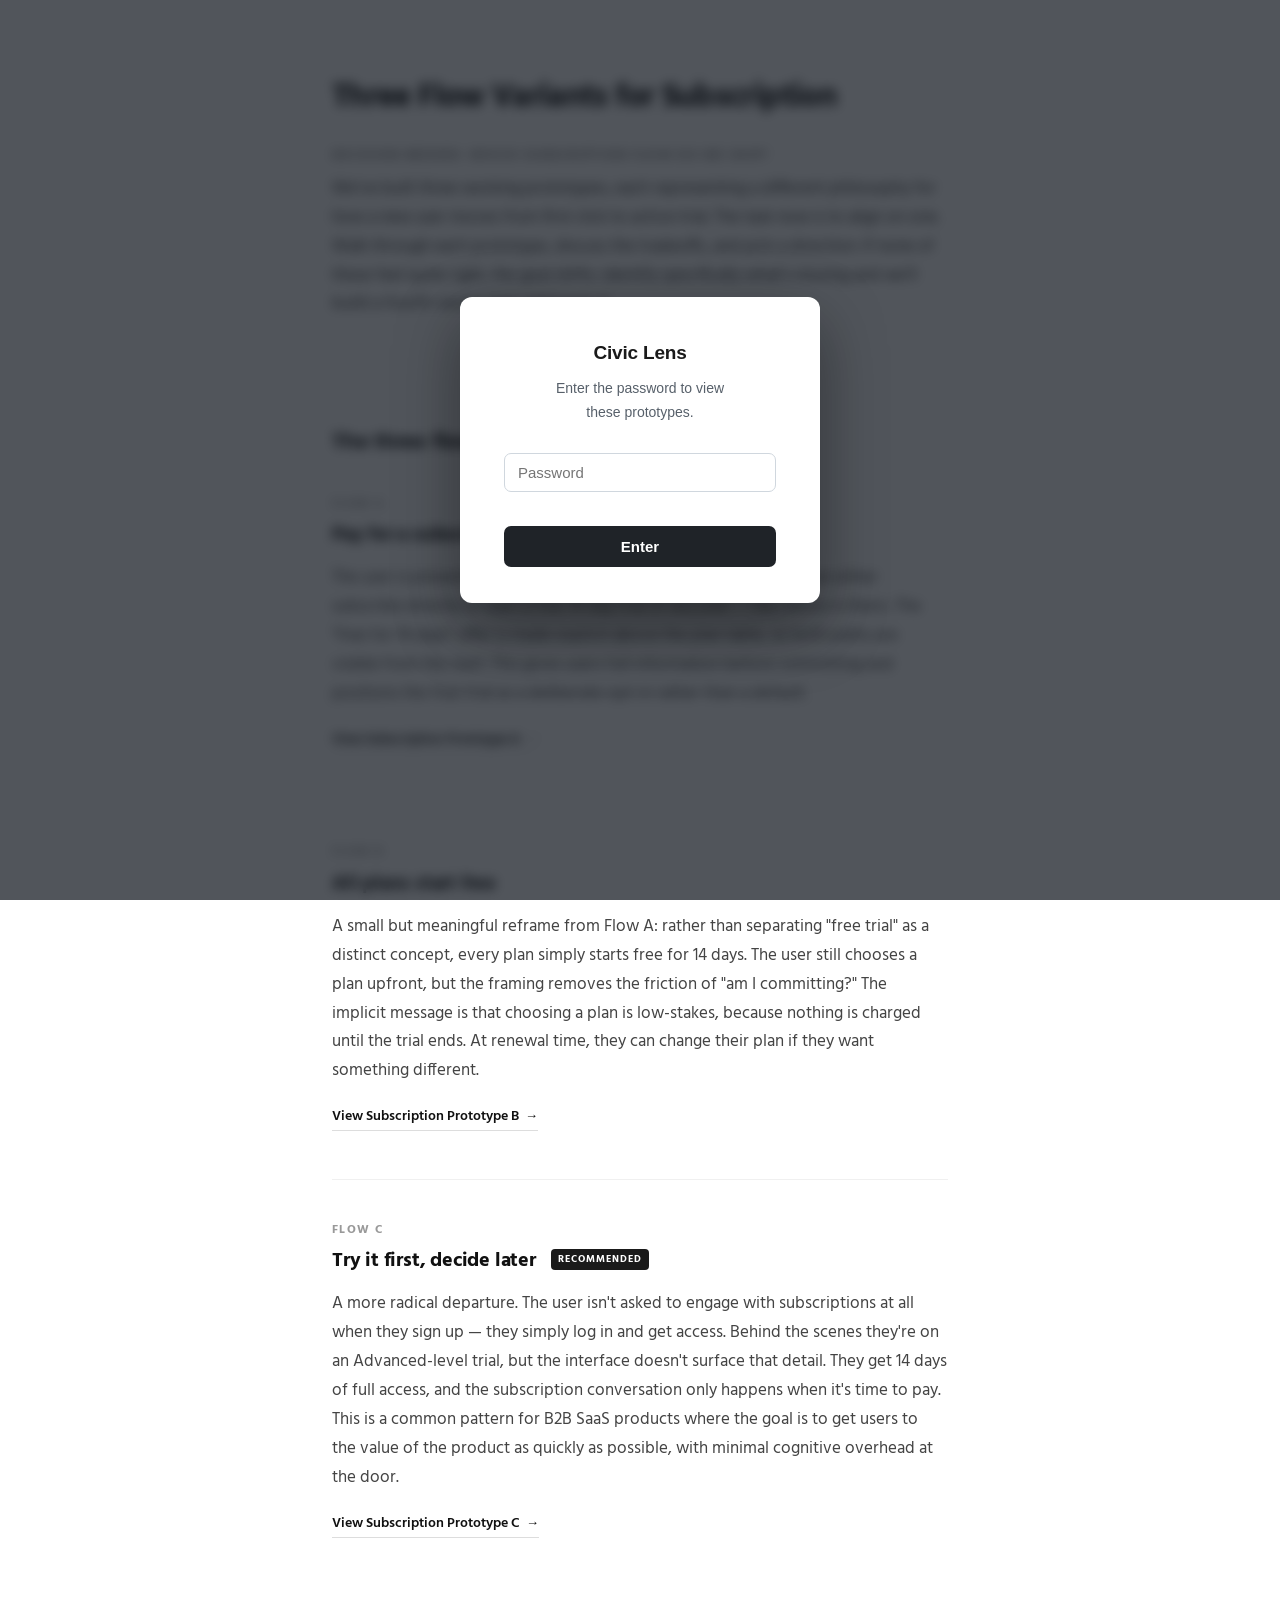
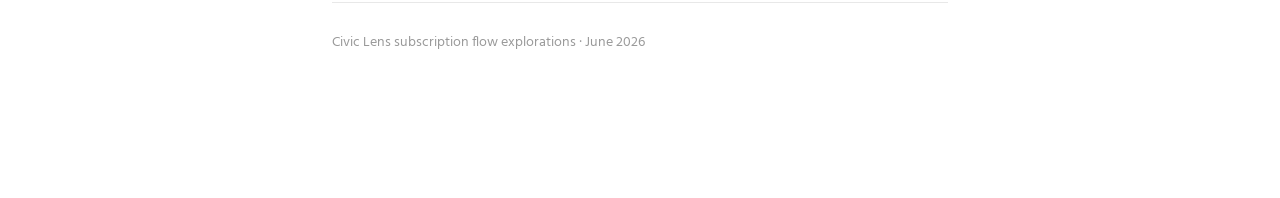
<file: subscription_intro.html>
<!DOCTYPE html>
<html lang="en">
<head>
<meta charset="UTF-8" />
<meta name="viewport" content="width=device-width, initial-scale=1.0" />
<title>Three Flow Variants for Subscription — Civic Lens</title>
<link rel="preconnect" href="https://fonts.googleapis.com" />
<link rel="preconnect" href="https://fonts.gstatic.com" crossorigin />
<link href="https://fonts.googleapis.com/css2?family=Hind:wght@400;500;600;700&display=swap" rel="stylesheet" />
<style>
  *, *::before, *::after { box-sizing: border-box; }

  html, body {
    margin: 0; padding: 0;
    background: #fff;
    color: #1a1a1a;
    font-family: 'Hind', -apple-system, BlinkMacSystemFont, 'Segoe UI', sans-serif;
    font-size: 17px;
    line-height: 1.7;
    -webkit-font-smoothing: antialiased;
  }

  .page {
    max-width: 680px;
    margin: 0 auto;
    padding: 80px 32px 120px;
  }

  /* Header */
  h1 {
    font-size: 32px;
    font-weight: 700;
    letter-spacing: -0.02em;
    line-height: 1.15;
    color: #111;
    margin: 0 0 28px;
  }

  /* Decision subheader */
  .decision {
    font-size: 13px;
    font-weight: 700;
    letter-spacing: 0.1em;
    text-transform: uppercase;
    color: #888;
    margin: 0 0 8px;
  }

  /* Body text */
  p {
    margin: 0 0 24px;
    color: #333;
    text-wrap: pretty;
  }

  /* Section header */
  h2 {
    font-size: 22px;
    font-weight: 700;
    letter-spacing: -0.01em;
    color: #111;
    margin: 56px 0 32px;
    padding-top: 48px;
    border-top: 1px solid #e8e8e8;
  }

  /* Flow entries */
  .flow { margin-bottom: 48px; }

  .flow-label {
    font-size: 12px;
    font-weight: 700;
    letter-spacing: 0.12em;
    text-transform: uppercase;
    color: #999;
    margin: 0 0 4px;
  }

  .flow h3 {
    font-size: 20px;
    font-weight: 700;
    letter-spacing: -0.01em;
    color: #111;
    margin: 0 0 12px;
  }

  .flow p {
    margin: 0 0 16px;
    color: #444;
  }

  .flow-link {
    display: inline-flex;
    align-items: center;
    gap: 6px;
    font-size: 14px;
    font-weight: 600;
    color: #111;
    text-decoration: none;
    border-bottom: 1.5px solid #ddd;
    padding-bottom: 1px;
    transition: border-color 0.15s;
    white-space: nowrap;
  }
  .flow-link:hover { border-color: #111; }
  .flow-link::after { content: '→'; font-size: 13px; }

  .flow h3 .rec-badge {
    display: inline-block;
    vertical-align: middle;
    margin-left: 10px;
    font-size: 10px;
    font-weight: 700;
    letter-spacing: 0.1em;
    text-transform: uppercase;
    color: #fff;
    background: #1a1a1a;
    border-radius: 4px;
    padding: 2px 7px;
    position: relative;
    top: -2px;
  }
  .flow + .flow { border-top: 1px solid #f0f0f0; padding-top: 40px; }

  /* Footer note */
  .footnote {
    margin-top: 64px;
    padding-top: 28px;
    border-top: 1px solid #e8e8e8;
    font-size: 14px;
    color: #999;
  }
</style>
</head>
<body>
<script src="auth.js"></script>
<div class="page">

  <h1>Three Flow Variants for Subscription</h1>

  <p class="decision">Decision needed: which subscription flow do we ship?</p>

  <p>We've built three working prototypes, each representing a different philosophy for how a new user moves from first click to active trial. The task now is to align on one. Walk through each prototype, discuss the tradeoffs, and pick a direction. If none of these feel quite right, the goal shifts: identify specifically what's missing and we'll build a fourth variant that addresses it.</p>

  <h2>The three flow variants</h2>

  <div class="flow">
    <div class="flow-label">Flow A</div>
    <h3>Pay for a subscription or get the free plan</h3>
    <p>The user is presented with all subscription options up front. They can either subscribe directly or start a free 14-day trial of any plan — the choice is theirs. The "free for 14 days" offer is made explicit above the plan table, so both paths are visible from the start. This gives users full information before committing and positions the free trial as a deliberate opt-in rather than a default.</p>
    <a class="flow-link" href="Subscription Prototype A.html">View Subscription Prototype A</a>
  </div>

  <div class="flow">
    <div class="flow-label">Flow B</div>
    <h3>All plans start free</h3>
    <p>A small but meaningful reframe from Flow A: rather than separating "free trial" as a distinct concept, every plan simply starts free for 14 days. The user still chooses a plan upfront, but the framing removes the friction of "am I committing?" The implicit message is that choosing a plan is low-stakes, because nothing is charged until the trial ends. At renewal time, they can change their plan if they want something different.</p>
    <a class="flow-link" href="Subscription Prototype B.html">View Subscription Prototype B</a>
  </div>

  <div class="flow" id="flow-c">
    <div class="flow-label">Flow C</div>
    <h3 data-comment-anchor="39a32140d7-h3">Try it first, decide later <span class="rec-badge">Recommended</span></h3>
    <p>A more radical departure. The user isn't asked to engage with subscriptions at all when they sign up — they simply log in and get access. Behind the scenes they're on an Advanced-level trial, but the interface doesn't surface that detail. They get 14 days of full access, and the subscription conversation only happens when it's time to pay. This is a common pattern for B2B SaaS products where the goal is to get users to the value of the product as quickly as possible, with minimal cognitive overhead at the door.</p>
    <a class="flow-link" href="Subscription Prototype C.html">View Subscription Prototype C</a>
  </div>

  <p class="footnote">Civic Lens subscription flow explorations · June 2026</p>

</div>
</body>
</html>
</file>
